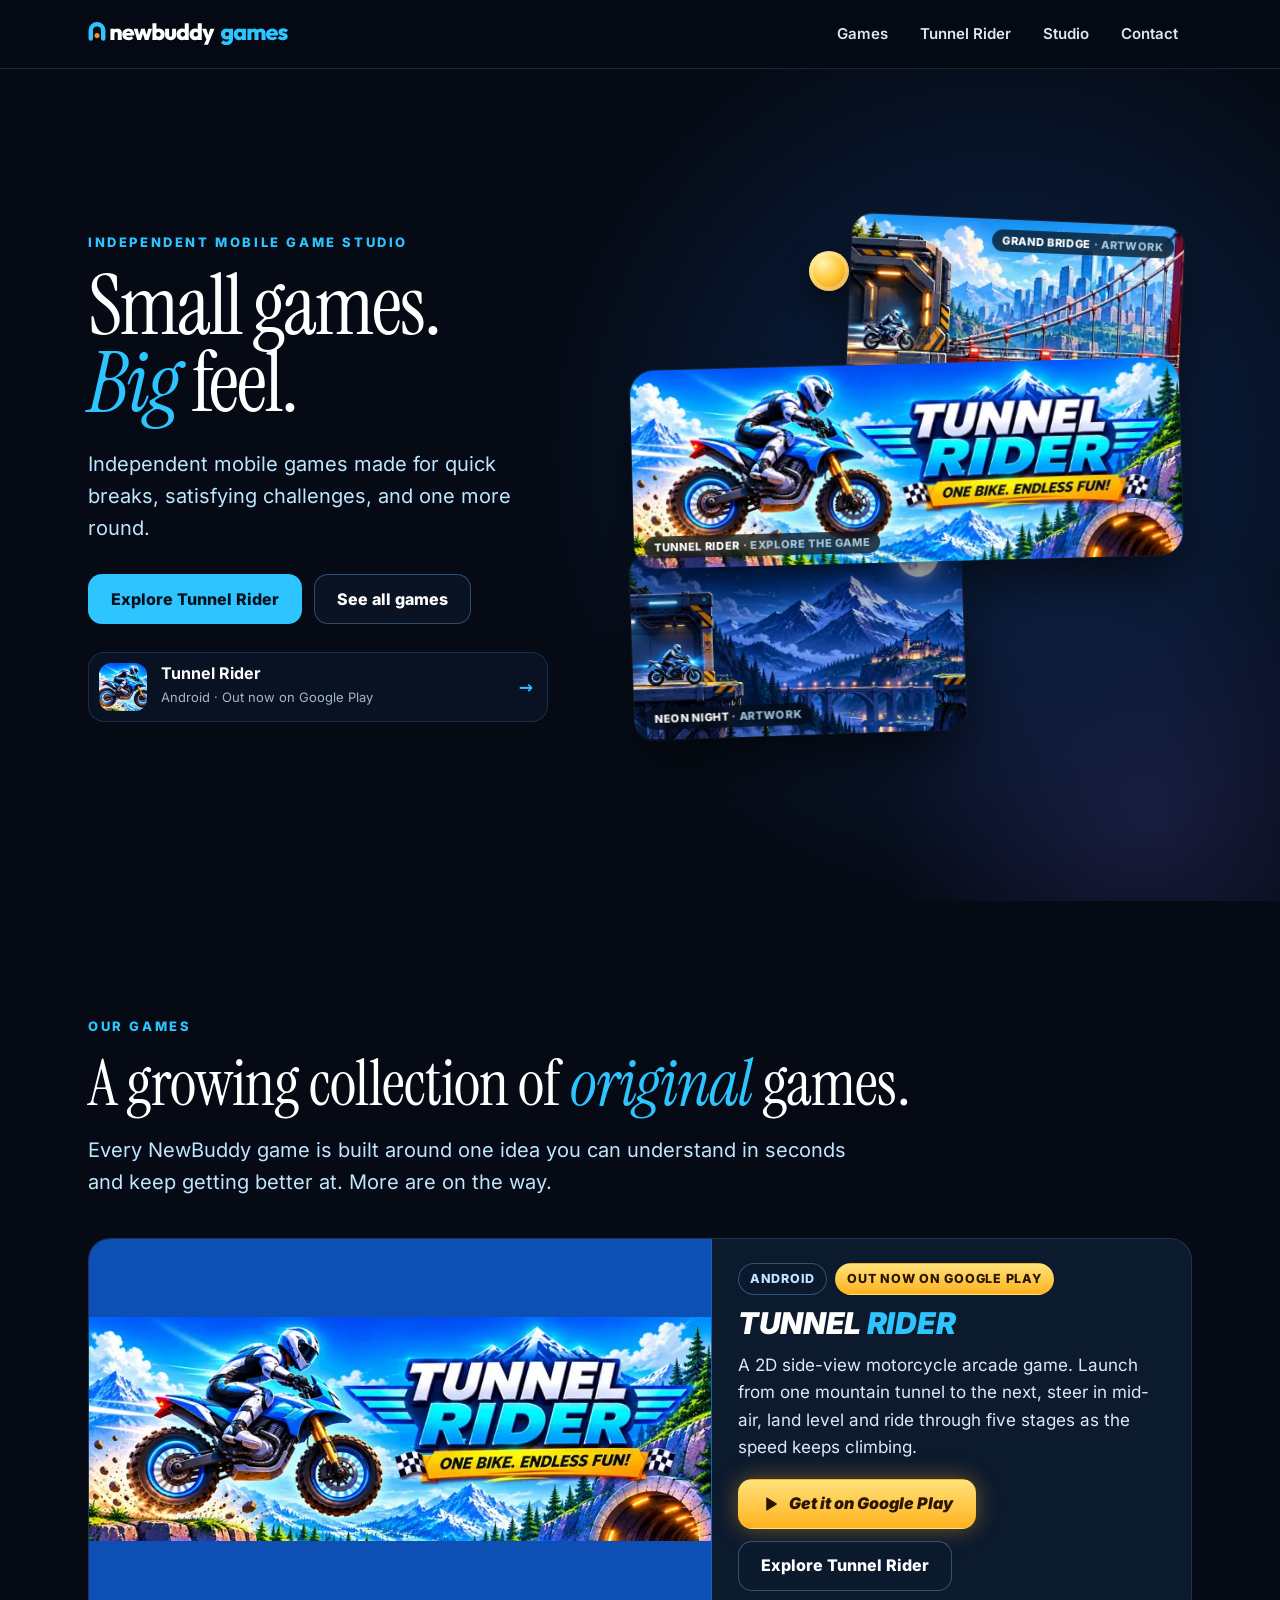
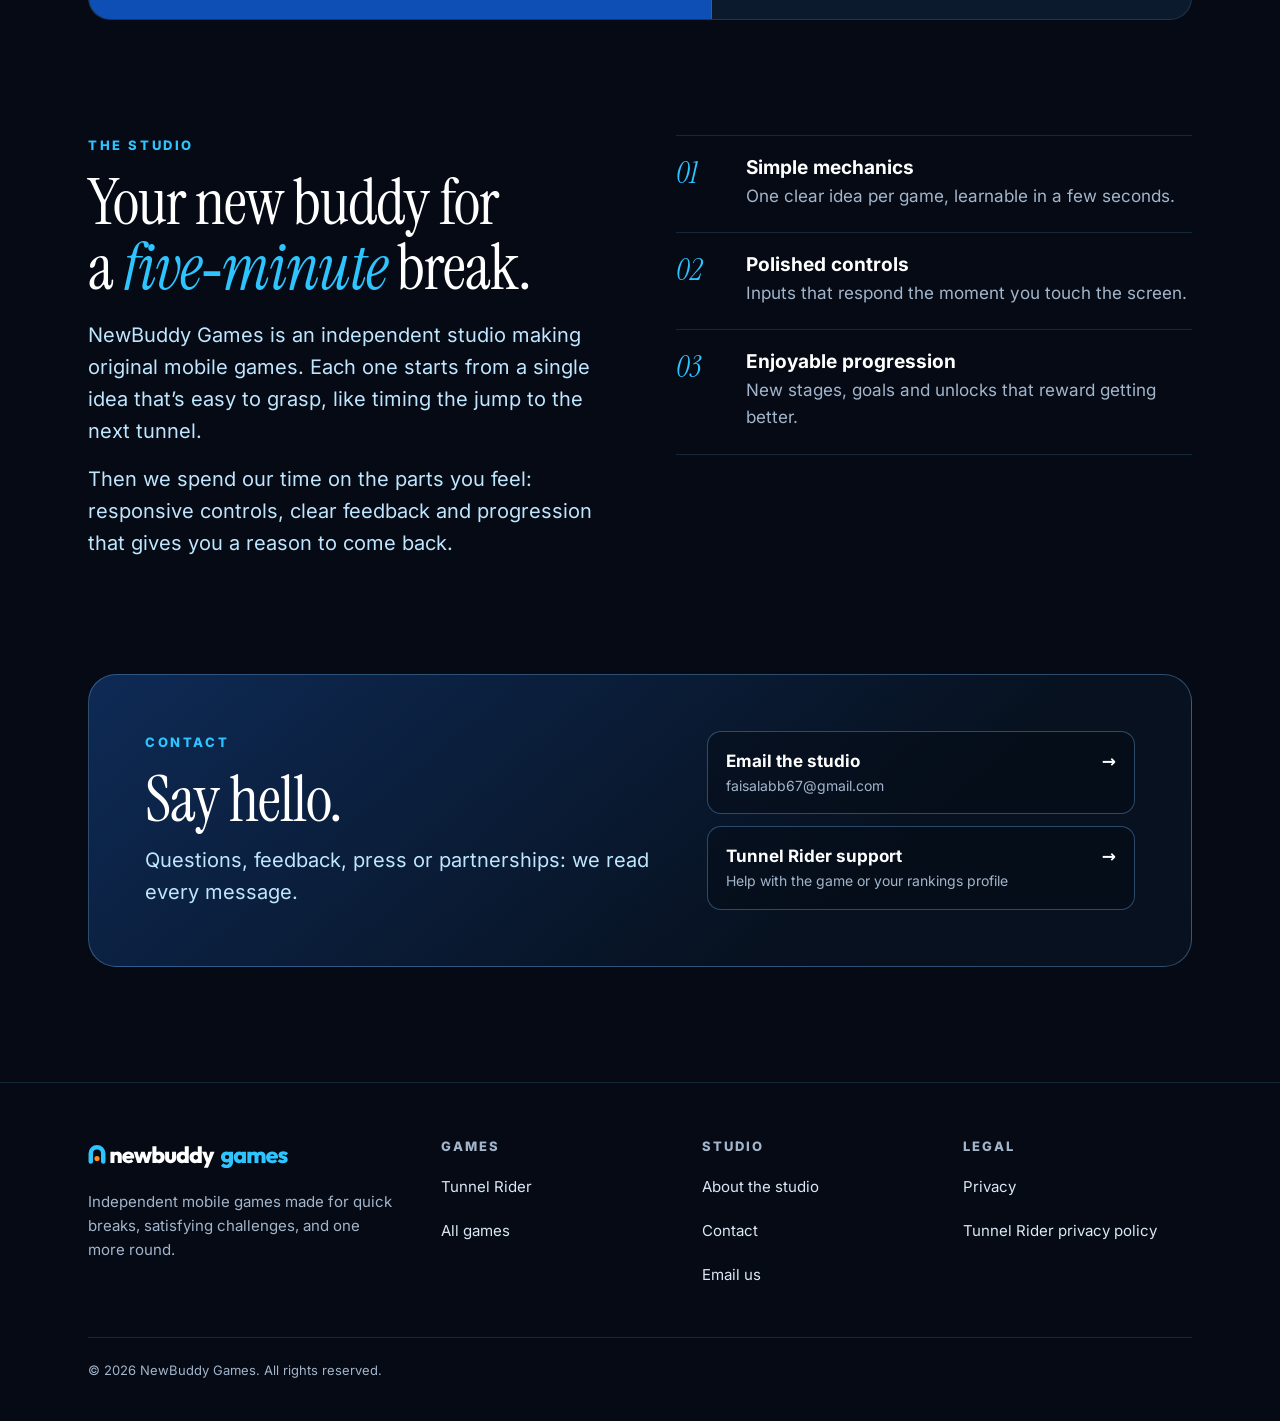
<file: index.html>
<!doctype html>
<html lang="en">
<head>
<meta charset="utf-8">
<meta name="viewport" content="width=device-width, initial-scale=1">
<title>NewBuddy Games | Independent Mobile Game Studio</title>
<meta name="description" content="Discover NewBuddy Games, an independent mobile game studio creating polished Android and mobile arcade experiences. Explore Tunnel Rider and upcoming games.">
<link rel="canonical" href="https://newbuddygames.com/">
<meta name="theme-color" content="#050A14">
<link rel="icon" href="/favicon.ico" sizes="32x32">
<link rel="icon" href="/assets/brand/favicon.svg" type="image/svg+xml">
<link rel="apple-touch-icon" href="/apple-touch-icon.png">
<link rel="manifest" href="/site.webmanifest">
<link rel="preload" href="/assets/fonts/inter.woff2" as="font" type="font/woff2" crossorigin>
<link rel="preload" href="/assets/fonts/instrument-serif.woff2" as="font" type="font/woff2" crossorigin>
<link rel="stylesheet" href="/assets/css/site.css">
<meta property="og:type" content="website">
<meta property="og:site_name" content="NewBuddy Games">
<meta property="og:locale" content="en_US">
<meta property="og:title" content="NewBuddy Games | Independent Mobile Game Studio">
<meta property="og:description" content="Discover NewBuddy Games, an independent mobile game studio creating polished Android and mobile arcade experiences. Explore Tunnel Rider and upcoming games.">
<meta property="og:url" content="https://newbuddygames.com/">
<meta property="og:image" content="https://newbuddygames.com/assets/img/og/newbuddy-games-og.jpg">
<meta property="og:image:width" content="1200">
<meta property="og:image:height" content="630">
<meta property="og:image:alt" content="NewBuddy Games: Small games. Big feel. Featuring Tunnel Rider.">
<meta name="twitter:card" content="summary_large_image">
<meta name="twitter:title" content="NewBuddy Games | Independent Mobile Game Studio">
<meta name="twitter:description" content="Discover NewBuddy Games, an independent mobile game studio creating polished Android and mobile arcade experiences. Explore Tunnel Rider and upcoming games.">
<meta name="twitter:image" content="https://newbuddygames.com/assets/img/og/newbuddy-games-og.jpg">
<meta name="twitter:image:alt" content="NewBuddy Games: Small games. Big feel. Featuring Tunnel Rider.">
<script>document.documentElement.classList.add("js")</script>
<script type="application/ld+json">
{
  "@context": "https://schema.org",
  "@graph": [
    {
      "@type": "Organization",
      "@id": "https://newbuddygames.com/#organization",
      "name": "NewBuddy Games",
      "url": "https://newbuddygames.com/",
      "logo": {
        "@type": "ImageObject",
        "url": "https://newbuddygames.com/assets/brand/newbuddy-games-icon-512.png",
        "width": 512,
        "height": 512
      },
      "email": "faisalabb67@gmail.com",
      "description": "NewBuddy Games is an independent studio making original mobile games."
    },
    {
      "@type": "WebSite",
      "@id": "https://newbuddygames.com/#website",
      "name": "NewBuddy Games",
      "url": "https://newbuddygames.com/",
      "inLanguage": "en",
      "publisher": {
        "@id": "https://newbuddygames.com/#organization"
      }
    }
  ]
}
</script>
<style>
  .hero { position: relative; overflow: hidden; background:
      radial-gradient(52vw 52vw at 78% 46%, rgba(18, 62, 134, 0.5), transparent 70%),
      radial-gradient(30vw 30vw at 90% 90%, rgba(124, 108, 255, 0.16), transparent 70%), var(--bg); }
  .hero .wrap { display: grid; grid-template-columns: minmax(0, 5fr) minmax(0, 6fr); gap: 32px 56px; align-items: center;
                min-height: min(calc(100svh - var(--header-h)), 860px); padding-top: 40px; padding-bottom: 56px; }
  .hero h1 { font-family: var(--serif); font-weight: 400; font-size: clamp(56px, 6.6vw, 104px); line-height: 0.92; letter-spacing: -0.025em; margin: 0 0 26px; }
  .hero h1 em { color: var(--cyan); }
  .hero .lede { margin-bottom: 30px; max-width: 34ch; }
  .featured { list-style: none; margin: 28px 0 0; padding: 0; display: grid; gap: 10px; max-width: 460px; }
  .featured a { display: grid; grid-template-columns: 48px 1fr auto; gap: 14px; align-items: center; padding: 10px 14px 10px 10px; border-radius: 16px;
                border: 1px solid var(--line); background: rgba(12, 26, 46, 0.55); text-decoration: none; color: var(--text); transition: border-color .2s, background .2s; }
  .featured a:hover { border-color: var(--line-strong); background: rgba(16, 35, 61, 0.8); color: var(--text); }
  .featured img { width: 48px; height: 48px; border-radius: 12px; }
  .featured b { display: block; color: var(--ink); font-size: 16px; line-height: 1.2; }
  .featured small { font-size: 13px; color: var(--muted); }
  .featured .arrow { color: var(--cyan); font-weight: 800; }

  /* collage: art-directed, every card has a fixed slot */
  .collage { position: relative; aspect-ratio: 1 / 0.9; width: 100%; max-width: 680px; justify-self: end; }
  .c { position: absolute; left: calc(var(--x) * 1%); top: calc(var(--y) * 1%); width: calc(var(--w) * 1%); margin: 0; rotate: var(--r, 0deg); display: block; color: inherit; text-decoration: none; }
  .c .frame { display: block; position: relative; border-radius: 20px; overflow: hidden; background: var(--panel);
              box-shadow: 0 28px 60px -12px rgba(0, 0, 0, 0.75), 0 0 0 1px rgba(255, 255, 255, 0.07); transition: box-shadow .3s, scale .3s; }
  .c img { width: 100%; height: auto; }
  .c .cap { position: absolute; left: 10px; bottom: 10px; padding: 4px 10px; border-radius: 999px; font-size: 11px; font-weight: 800; letter-spacing: .06em; text-transform: uppercase;
            color: #fff; background: rgba(5, 10, 20, 0.72); -webkit-backdrop-filter: blur(6px); backdrop-filter: blur(6px); max-width: calc(100% - 20px); line-height: 1.3; }
  .c .cap.top { bottom: auto; top: 10px; left: auto; right: 10px; }
  .c .cap i { font-style: normal; color: var(--cyan-soft); opacity: .8; }
  a.c:hover .frame, a.c:focus-visible .frame { scale: 1.025; box-shadow: 0 34px 70px -12px rgba(0, 0, 0, 0.8), 0 0 0 2px var(--cyan); }
  a.c:focus-visible { outline: none; }
  .c-main .frame { border-radius: 24px; }
  .c-fc .frame { border-radius: 26px; }
  .c-fc .cap { background: rgba(14, 10, 38, 0.8); }
  .coin { position: absolute; left: calc(var(--x) * 1%); top: calc(var(--y) * 1%); width: calc(var(--w) * 1%); aspect-ratio: 1; border-radius: 50%;
          background: radial-gradient(circle at 35% 30%, #FFF3B0, #FFC93C 45%, #D98200); box-shadow: 0 0 0 4px rgba(255,255,255,.28) inset, 0 12px 26px rgba(0,0,0,.5); }
  @media (prefers-reduced-motion: no-preference) {
    .js .c, .js .coin { animation: rise .9s cubic-bezier(.2,.8,.2,1) both; animation-delay: calc(var(--d, 0) * 90ms + 100ms); }
    .c .frame { animation: float var(--t, 7s) ease-in-out infinite alternate; }
    @keyframes rise { from { opacity: 0; translate: 0 26px; } }
    @keyframes float { to { translate: 0 -7px; } }
  }

  @media (max-width: 860px) {
    .hero .wrap { grid-template-columns: 1fr; min-height: 0; padding-top: 36px; padding-bottom: 48px; }
    .hero h1 { font-size: clamp(56px, 16vw, 88px); }
    .collage { justify-self: center; max-width: 520px; }
    .c { rotate: calc(var(--r, 0deg) * .6); }
    .c .cap { font-size: 10px; left: 7px; bottom: 7px; padding: 3px 8px; }
    .c .frame { animation: none; }
  }
  @media (max-width: 560px) {
    .c-fc .cap .nm { display: none; }
  }

  /* games */
  .games { margin-top: 40px; }
  .games .game { display: grid; grid-template-columns: minmax(0, 1.3fr) minmax(0, 1fr); align-items: stretch; }
  .games .game .art { border-bottom: 0; border-right: 1px solid var(--line); display: flex; align-items: center; background: #0E4FB5; }
  .games .game .body { align-content: center; }
  @media (max-width: 860px) { .games .game { grid-template-columns: 1fr; } .games .game .art { border-right: 0; border-bottom: 1px solid var(--line); } }
  .game { display: flex; flex-direction: column; }
  .game .art { display: block; overflow: hidden; border-bottom: 1px solid var(--line); }
  .game .art img { width: 100%; transition: scale .6s; }
  .game:hover .art img { scale: 1.03; }
  .game .body { padding: 24px 26px 28px; display: grid; gap: 12px; flex: 1; align-content: start; }
  .game h3 { font-size: 30px; font-weight: 900; font-style: italic; letter-spacing: -0.01em; }
  .game p { color: var(--text); }
  .game .btn-row { margin-top: 6px; }
  .fc { background: #110C2C; border-color: rgba(124, 108, 255, 0.3); }
  .fc .art { position: relative; background: #110C2C; aspect-ratio: 1600 / 577; }
  .fc .art img { position: absolute; inset: 0; margin: auto; height: 100%; width: auto; aspect-ratio: 1; }
  .game:hover.fc .art img { scale: 1; }
  .tr-name span { color: var(--cyan); }

  /* studio */
  .studio { display: grid; grid-template-columns: 1fr 1fr; gap: 40px 72px; align-items: start; }
  @media (max-width: 860px) { .studio { grid-template-columns: 1fr; } }
  .studio .lede + .lede { margin-top: 16px; }
  .pillars { list-style: none; margin: 0; padding: 0; }
  .pillars li { padding: 22px 0; border-top: 1px solid var(--line); display: grid; grid-template-columns: 56px 1fr; gap: 4px 14px; }
  .pillars li:last-child { border-bottom: 1px solid var(--line); }
  .pillars .n { font-family: var(--serif); font-style: italic; font-size: 30px; color: var(--cyan); line-height: 1; grid-row: span 2; }
  .pillars h3 { font-size: 19px; }
  .pillars p { grid-column: 2; color: var(--muted); }

  /* contact */
  .contact { display: grid; grid-template-columns: 1.2fr 1fr; gap: 24px 48px; align-items: center; padding: clamp(28px, 5vw, 56px);
             border-radius: 28px; border: 1px solid var(--line-strong); background: linear-gradient(140deg, #0E2A55, #07111F 70%); }
  @media (max-width: 860px) { .contact { grid-template-columns: 1fr; } }
  .contact .h2 { margin-bottom: 12px; }
  .contact ul { list-style: none; margin: 0; padding: 0; display: grid; gap: 12px; }
  .contact li a { display: flex; justify-content: space-between; gap: 12px; padding: 16px 18px; border-radius: 14px; border: 1px solid var(--line-strong);
                  background: rgba(5, 10, 20, 0.5); text-decoration: none; color: var(--ink); font-weight: 700; }
  .contact li a:hover { border-color: var(--cyan); }
  .contact li small { display: block; font-weight: 400; color: var(--muted); font-size: 14px; }
</style>
</head>
<body>
<a class="skip-link" href="#main">Skip to content</a>
<header class="site-header">
  <div class="wrap bar">
    <a class="logo" href="/" aria-label="NewBuddy Games home"><img src="/assets/brand/newbuddy-games-logo.svg" alt="NewBuddy Games" width="201" height="24"></a>
    <button class="menu-btn" type="button" aria-expanded="false" aria-controls="site-nav"><span class="bars" aria-hidden="true"></span>Menu</button>
    <nav class="site-nav" id="site-nav" aria-label="Main">
      <ul>
        <li><a href="/games/">Games</a></li>
        <li><a href="/games/tunnel-rider/">Tunnel Rider</a></li>
        <li><a href="/#studio">Studio</a></li>
        <li><a href="/#contact">Contact</a></li>
      </ul>
    </nav>
  </div>
</header>
<main id="main">
<section class="hero" aria-labelledby="hero-title">
  <div class="wrap">
    <div>
      <span class="eyebrow">Independent mobile game studio</span>
      <h1 id="hero-title">Small games.<br><em>Big</em> feel.</h1>
      <p class="lede">Independent mobile games made for quick breaks, satisfying challenges, and one more round.</p>
      <div class="btn-row">
        <a class="btn btn-primary" href="/games/tunnel-rider/">Explore Tunnel Rider</a>
        <a class="btn btn-ghost" href="/games/">See all games</a>
      </div>
      <ul class="featured" aria-label="Featured game">
        <li><a href="/games/tunnel-rider/"><img src="/assets/img/tunnel-rider/tunnel-rider-thumb-144.webp" alt="" width="48" height="48"><span><b>Tunnel Rider</b><small>Android &middot; Out now on Google Play</small></span><span class="arrow" aria-hidden="true">&rarr;</span></a></li>
      </ul>
    </div>

    <div class="collage" role="group" aria-label="Artwork and screenshots from our games">
      <figure class="c" style="--x:40;--y:0;--w:58;--r:2.5deg;--d:1;--t:8s">
        <span class="frame"><img src="/assets/img/tunnel-rider/tunnel-rider-grand-bridge-artwork-480.webp" srcset="/assets/img/tunnel-rider/tunnel-rider-grand-bridge-artwork-320.webp 320w, /assets/img/tunnel-rider/tunnel-rider-grand-bridge-artwork-480.webp 480w, /assets/img/tunnel-rider/tunnel-rider-grand-bridge-artwork-800.webp 800w" sizes="(max-width: 860px) min(54vw, 300px), 400px" width="800" height="450" alt="Tunnel Rider artwork of the Grand Bridge stage: a rider leaves a steel tunnel onto a red suspension bridge" loading="lazy" decoding="async"><figcaption class="cap top">Grand Bridge <i>&middot; Artwork</i></figcaption></span>
      </figure>
      <figure class="c" style="--x:2;--y:64;--w:58;--r:-2deg;--d:2;--t:9s">
        <span class="frame"><img src="/assets/img/tunnel-rider/tunnel-rider-neon-night-artwork-480.webp" srcset="/assets/img/tunnel-rider/tunnel-rider-neon-night-artwork-320.webp 320w, /assets/img/tunnel-rider/tunnel-rider-neon-night-artwork-480.webp 480w, /assets/img/tunnel-rider/tunnel-rider-neon-night-artwork-800.webp 800w" sizes="(max-width: 860px) min(54vw, 300px), 400px" width="800" height="450" alt="Tunnel Rider artwork of the Neon Night stage: a rider on a neon-lit tunnel platform under a full moon" loading="lazy" decoding="async"><figcaption class="cap">Neon Night <i>&middot; Artwork</i></figcaption></span>
      </figure>
      <a class="c c-main" href="/games/tunnel-rider/" style="--x:2;--y:28;--w:96;--r:-1.5deg;--d:0;--t:10s">
        <span class="frame"><img src="/assets/img/tunnel-rider/tunnel-rider-key-art-720.webp" srcset="/assets/img/tunnel-rider/tunnel-rider-key-art-480.webp 480w, /assets/img/tunnel-rider/tunnel-rider-key-art-720.webp 720w, /assets/img/tunnel-rider/tunnel-rider-key-art-960.webp 960w, /assets/img/tunnel-rider/tunnel-rider-key-art-1280.webp 1280w" sizes="(max-width: 860px) min(88vw, 500px), 640px" width="1280" height="462" alt="Tunnel Rider key art: a rider on a blue dirt bike leaps off a cliff beside the Tunnel Rider logo" loading="eager" decoding="async" fetchpriority="high"><span class="cap">Tunnel Rider <i>&middot; Explore the game</i></span></span>
      </a>
      <span class="coin" aria-hidden="true" style="--x:33;--y:6;--w:7;--d:3"></span>
    </div>
  </div>
</section>

<section class="section" id="games" aria-labelledby="games-title">
  <div class="wrap">
    <span class="eyebrow reveal">Our games</span>
    <h2 class="h2 reveal" id="games-title">A growing collection of <em>original</em> games.</h2>
    <p class="lede reveal">Every NewBuddy game is built around one idea you can understand in seconds and keep getting better at. More are on the way.</p>
    <div class="games">
      <article class="card game reveal" aria-labelledby="g-tr">
        <a class="art" href="/games/tunnel-rider/" tabindex="-1" aria-hidden="true"><img src="/assets/img/tunnel-rider/tunnel-rider-key-art-720.webp" srcset="/assets/img/tunnel-rider/tunnel-rider-key-art-480.webp 480w, /assets/img/tunnel-rider/tunnel-rider-key-art-720.webp 720w, /assets/img/tunnel-rider/tunnel-rider-key-art-960.webp 960w, /assets/img/tunnel-rider/tunnel-rider-key-art-1280.webp 1280w" sizes="(max-width: 860px) calc(100vw - 32px), 640px" width="1280" height="462" alt="" loading="lazy" decoding="async"></a>
        <div class="body">
          <ul class="chips" aria-label="Status"><li class="chip">Android</li><li class="chip gold">Out now on Google Play</li></ul>
          <h3 id="g-tr" class="tr-name">TUNNEL <span>RIDER</span></h3>
          <p>A 2D side-view motorcycle arcade game. Launch from one mountain tunnel to the next, steer in mid-air, land level and ride through five stages as the speed keeps climbing.</p>
          <div class="btn-row"><a class="btn btn-gold" href="https://play.google.com/store/apps/details?id=com.newbuddy.tunnelrider"><svg aria-hidden="true" width="18" height="18" viewBox="0 0 24 24" fill="currentColor"><path d="M7 4.5v15a1 1 0 0 0 1.5.86l12-7.5a1 1 0 0 0 0-1.72l-12-7.5A1 1 0 0 0 7 4.5z"/></svg>Get it on Google Play</a><a class="btn btn-ghost" href="/games/tunnel-rider/">Explore Tunnel Rider</a></div>
        </div>
      </article>
    </div>
  </div>
</section>

<section class="section" id="studio" aria-labelledby="studio-title">
  <div class="wrap studio">
    <div class="reveal">
      <span class="eyebrow">The studio</span>
      <h2 class="h2" id="studio-title">Your new buddy for a <em>five&#8209;minute</em> break.</h2>
      <p class="lede">NewBuddy Games is an independent studio making original mobile games. Each one starts from a single idea that&rsquo;s easy to grasp, like timing the jump to the next tunnel.</p>
      <p class="lede">Then we spend our time on the parts you feel: responsive controls, clear feedback and progression that gives you a reason to come back.</p>
    </div>
    <ul class="pillars reveal">
      <li><span class="n" aria-hidden="true">01</span><h3>Simple mechanics</h3><p>One clear idea per game, learnable in a few seconds.</p></li>
      <li><span class="n" aria-hidden="true">02</span><h3>Polished controls</h3><p>Inputs that respond the moment you touch the screen.</p></li>
      <li><span class="n" aria-hidden="true">03</span><h3>Enjoyable progression</h3><p>New stages, goals and unlocks that reward getting better.</p></li>
    </ul>
  </div>
</section>

<section class="section" id="contact" aria-labelledby="contact-title">
  <div class="wrap">
    <div class="contact reveal">
      <div>
        <span class="eyebrow">Contact</span>
        <h2 class="h2" id="contact-title">Say hello.</h2>
        <p class="lede">Questions, feedback, press or partnerships: we read every message.</p>
      </div>
      <ul>
        <li><a href="mailto:faisalabb67@gmail.com"><span>Email the studio<small>faisalabb67@gmail.com</small></span><span aria-hidden="true">&rarr;</span></a></li>
        <li><a href="mailto:faisalabb67@gmail.com?subject=Tunnel%20Rider%20support"><span>Tunnel Rider support<small>Help with the game or your rankings profile</small></span><span aria-hidden="true">&rarr;</span></a></li>
      </ul>
    </div>
  </div>
</section>
</main>
<footer class="site-footer">
  <div class="wrap">
    <div class="grid">
      <div class="about">
        <a class="logo" href="/" aria-label="NewBuddy Games home"><img src="/assets/brand/newbuddy-games-logo.svg" alt="NewBuddy Games" width="201" height="24" loading="lazy"></a>
        <p>Independent mobile games made for quick breaks, satisfying challenges, and one more round.</p>
      </div>
      <nav aria-labelledby="f-games">
        <h2 id="f-games">Games</h2>
        <ul>
          <li><a href="/games/tunnel-rider/">Tunnel Rider</a></li>
          <li><a href="/games/">All games</a></li>
        </ul>
      </nav>
      <nav aria-labelledby="f-studio">
        <h2 id="f-studio">Studio</h2>
        <ul>
          <li><a href="/#studio">About the studio</a></li>
          <li><a href="/#contact">Contact</a></li>
          <li><a href="mailto:faisalabb67@gmail.com">Email us</a></li>
        </ul>
      </nav>
      <nav aria-labelledby="f-legal">
        <h2 id="f-legal">Legal</h2>
        <ul>
          <li><a href="/privacy/">Privacy</a></li>
          <li><a href="/games/tunnel-rider/privacy/">Tunnel Rider privacy policy</a></li>
        </ul>
      </nav>
    </div>
    <p class="legal">&copy; <span data-year>2026</span> NewBuddy Games. All rights reserved.</p>
  </div>
</footer>
<script src="/assets/js/site.js" defer></script>
</body>
</html>
</file>
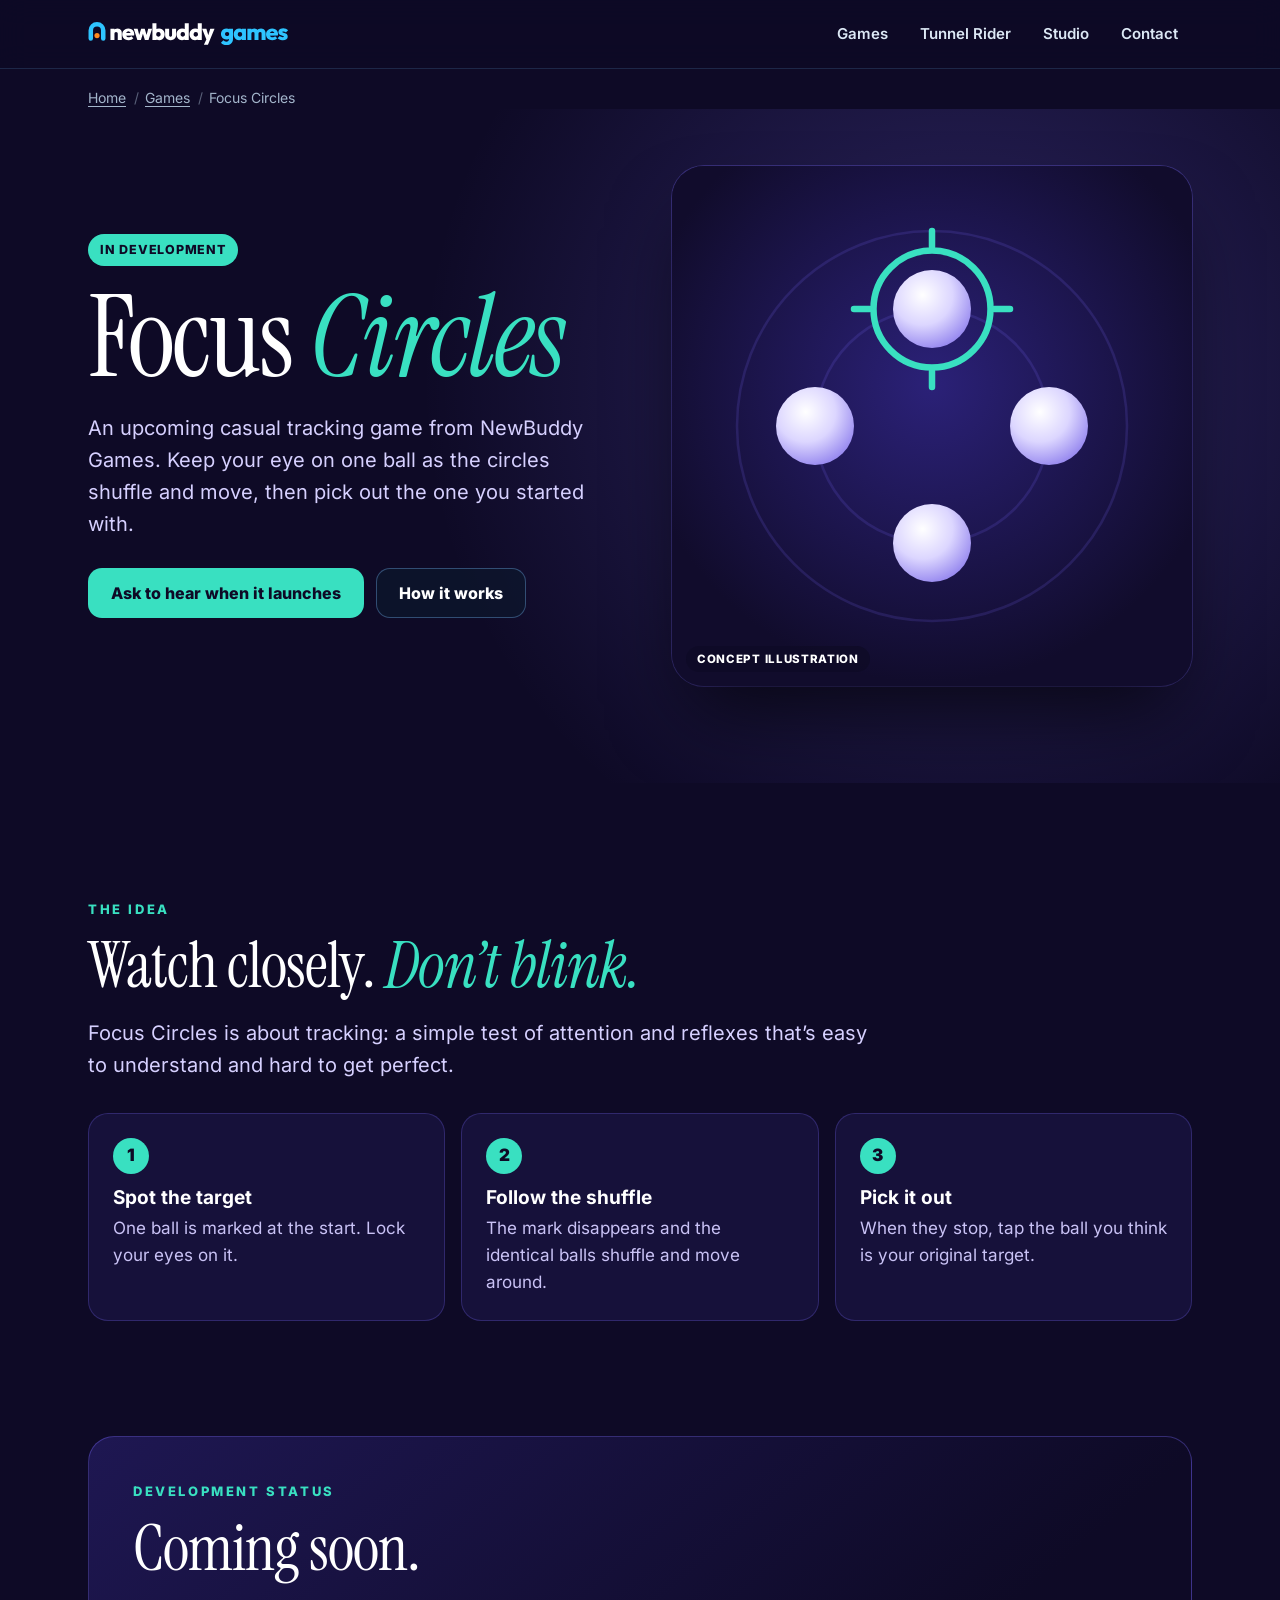
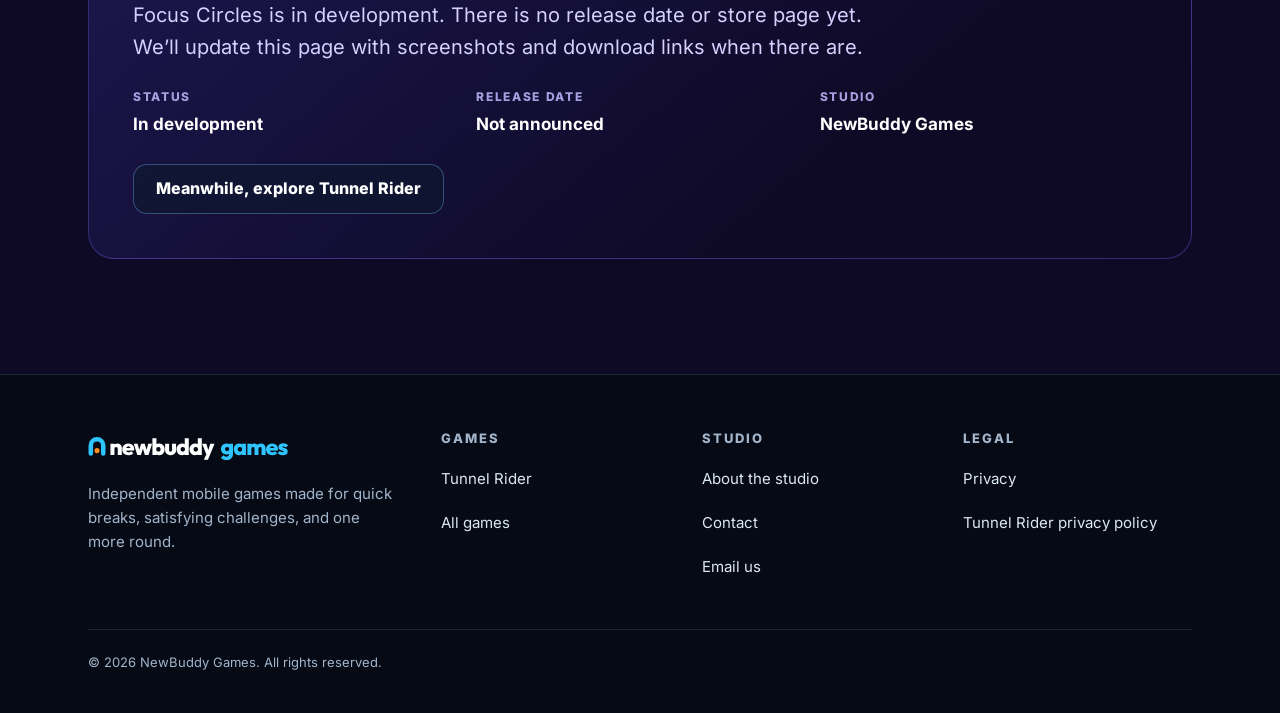
<file: focus-circles/index.html>
<!doctype html>
<html lang="en">
<head>
<meta charset="utf-8">
<title>Focus Circles has moved | NewBuddy Games</title>
<link rel="canonical" href="https://newbuddygames.com/games/focus-circles/">
<meta http-equiv="refresh" content="0; url=/games/focus-circles/">
<meta name="viewport" content="width=device-width, initial-scale=1">
<script>location.replace("/games/focus-circles/" + location.search + location.hash)</script>
<style>body{margin:0;padding:40px 16px;background:#050A14;color:#DCE8F5;font:17px/1.6 system-ui,sans-serif}a{color:#2EC4FF}</style>
</head>
<body>
<p>Focus Circles has moved to <a href="/games/focus-circles/">https://newbuddygames.com/games/focus-circles/</a>.</p>
</body>
</html>
</file>
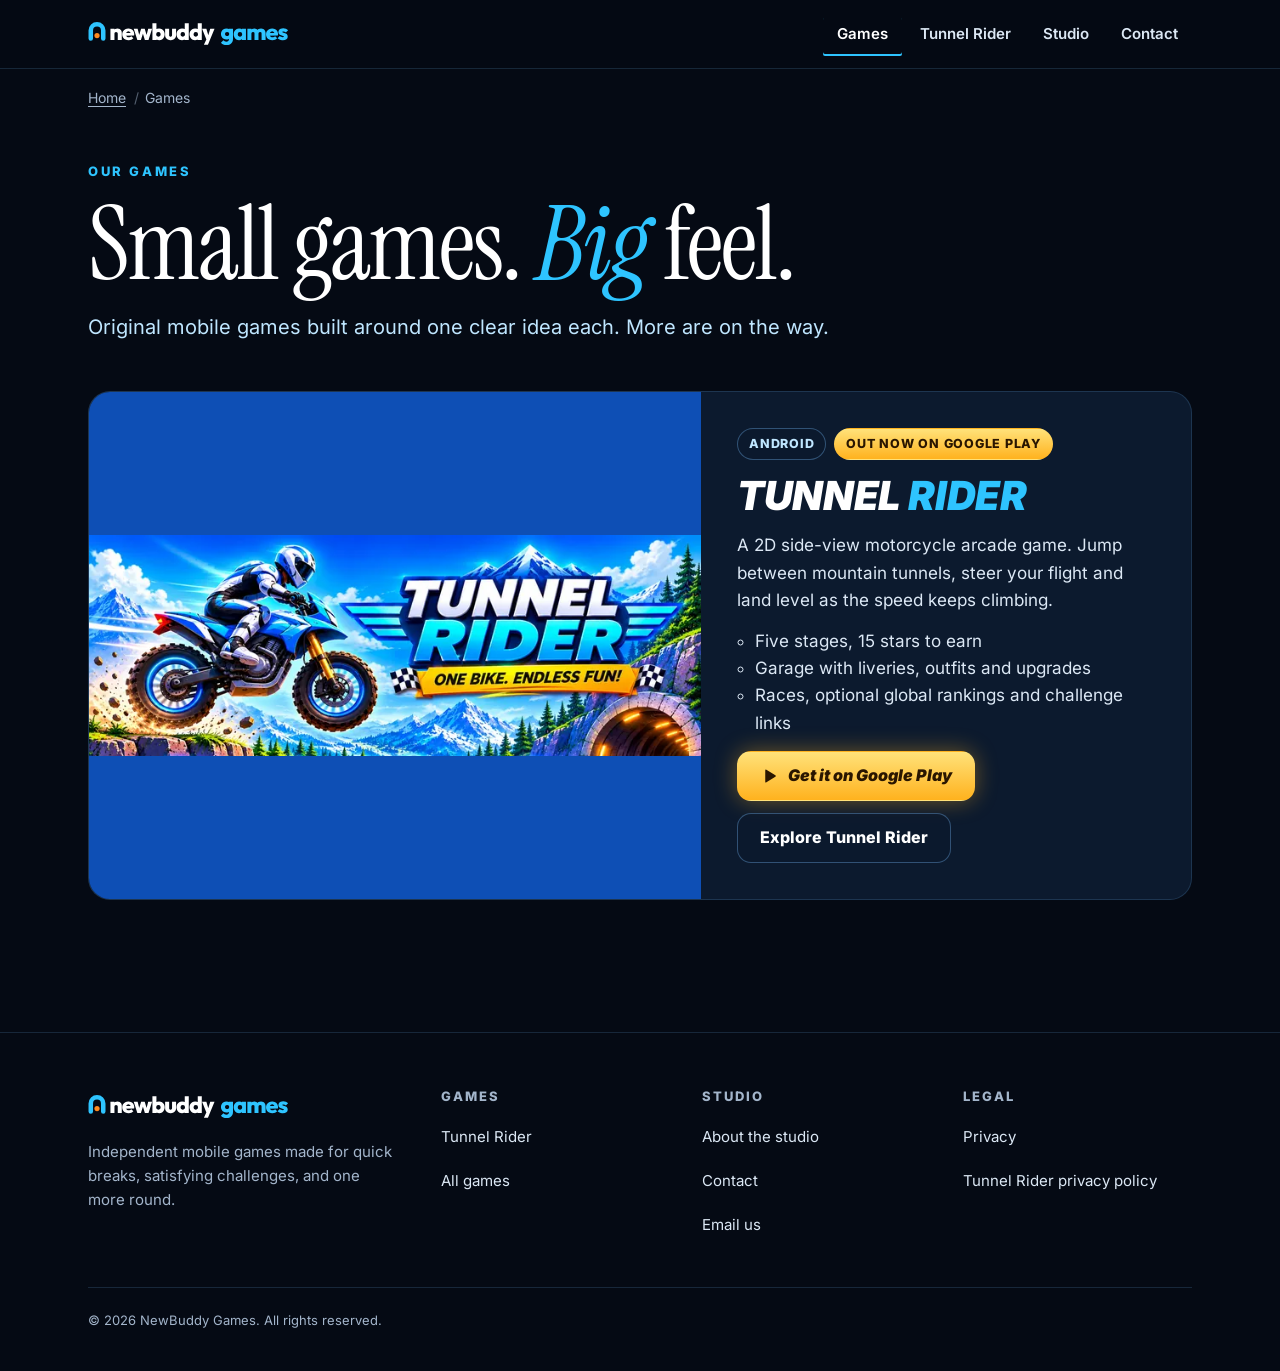
<file: games/index.html>
<!doctype html>
<html lang="en">
<head>
<meta charset="utf-8">
<meta name="viewport" content="width=device-width, initial-scale=1">
<title>Games | NewBuddy Games</title>
<meta name="description" content="Games from NewBuddy Games, an independent mobile studio. Featuring Tunnel Rider, a 2D motorcycle arcade game out now on Google Play.">
<link rel="canonical" href="https://newbuddygames.com/games/">
<meta name="theme-color" content="#050A14">
<link rel="icon" href="/favicon.ico" sizes="32x32">
<link rel="icon" href="/assets/brand/favicon.svg" type="image/svg+xml">
<link rel="apple-touch-icon" href="/apple-touch-icon.png">
<link rel="manifest" href="/site.webmanifest">
<link rel="preload" href="/assets/fonts/inter.woff2" as="font" type="font/woff2" crossorigin>
<link rel="preload" href="/assets/fonts/instrument-serif.woff2" as="font" type="font/woff2" crossorigin>
<link rel="stylesheet" href="/assets/css/site.css">
<meta property="og:type" content="website">
<meta property="og:site_name" content="NewBuddy Games">
<meta property="og:locale" content="en_US">
<meta property="og:title" content="Games | NewBuddy Games">
<meta property="og:description" content="Games from NewBuddy Games, an independent mobile studio. Featuring Tunnel Rider, a 2D motorcycle arcade game out now on Google Play.">
<meta property="og:url" content="https://newbuddygames.com/games/">
<meta property="og:image" content="https://newbuddygames.com/assets/img/og/newbuddy-games-og.jpg">
<meta property="og:image:width" content="1200">
<meta property="og:image:height" content="630">
<meta property="og:image:alt" content="NewBuddy Games: Small games. Big feel.">
<meta name="twitter:card" content="summary_large_image">
<meta name="twitter:title" content="Games | NewBuddy Games">
<meta name="twitter:description" content="Games from NewBuddy Games, an independent mobile studio. Featuring Tunnel Rider, a 2D motorcycle arcade game out now on Google Play.">
<meta name="twitter:image" content="https://newbuddygames.com/assets/img/og/newbuddy-games-og.jpg">
<meta name="twitter:image:alt" content="NewBuddy Games: Small games. Big feel.">
<script>document.documentElement.classList.add("js")</script>
<script type="application/ld+json">
{
  "@context": "https://schema.org",
  "@graph": [
    {
      "@type": "CollectionPage",
      "@id": "https://newbuddygames.com/games/",
      "url": "https://newbuddygames.com/games/",
      "name": "Games by NewBuddy Games",
      "publisher": {
        "@id": "https://newbuddygames.com/#organization"
      },
      "mainEntity": {
        "@type": "ItemList",
        "itemListElement": [
          {
            "@type": "ListItem",
            "position": 1,
            "url": "https://newbuddygames.com/games/tunnel-rider/",
            "name": "Tunnel Rider"
          }
        ]
      }
    },
    {
      "@type": "BreadcrumbList",
      "itemListElement": [
        {
          "@type": "ListItem",
          "position": 1,
          "name": "Home",
          "item": "https://newbuddygames.com/"
        },
        {
          "@type": "ListItem",
          "position": 2,
          "name": "Games",
          "item": "https://newbuddygames.com/games/"
        }
      ]
    },
    {
      "@type": "Organization",
      "@id": "https://newbuddygames.com/#organization",
      "name": "NewBuddy Games",
      "url": "https://newbuddygames.com/"
    }
  ]
}
</script>
<style>
  .page-head { padding: 28px 0 8px; }
  .page-head h1 { font-family: var(--serif); font-weight: 400; font-size: clamp(56px, 8vw, 104px); line-height: .95; letter-spacing: -.02em; margin-bottom: 18px; }
  .page-head h1 em { color: var(--cyan); }
  .list { display: grid; gap: 24px; margin-top: 40px; list-style: none; padding: 0; }
  .row { display: grid; grid-template-columns: minmax(0, 1.25fr) minmax(0, 1fr); align-items: stretch; }
  @media (max-width: 860px) { .row { grid-template-columns: 1fr; } }
  .row .art { display: flex; align-items: center; background: #0E4FB5; }
  .row .art img { width: 100%; height: auto; }
  .row.fc { background: #110C2C; border-color: rgba(124,108,255,.3); }
  .row.fc .art { background: #110C2C; display: grid; place-items: center; padding: 24px; }
  .row.fc .art img { width: min(320px, 70%); height: auto; border-radius: 24px; }
  .row .body { padding: clamp(22px, 3vw, 36px); display: grid; gap: 14px; align-content: center; }
  .row h2 { font-size: clamp(28px, 3.4vw, 40px); font-weight: 900; font-style: italic; letter-spacing: -.01em; }
  .row h2 span { color: var(--cyan); }
  .row ul.points { margin: 0; padding-left: 18px; color: var(--text); }
</style>
</head>
<body>
<a class="skip-link" href="#main">Skip to content</a>
<header class="site-header">
  <div class="wrap bar">
    <a class="logo" href="/" aria-label="NewBuddy Games home"><img src="/assets/brand/newbuddy-games-logo.svg" alt="NewBuddy Games" width="201" height="24"></a>
    <button class="menu-btn" type="button" aria-expanded="false" aria-controls="site-nav"><span class="bars" aria-hidden="true"></span>Menu</button>
    <nav class="site-nav" id="site-nav" aria-label="Main">
      <ul>
        <li><a href="/games/" aria-current="page">Games</a></li>
        <li><a href="/games/tunnel-rider/">Tunnel Rider</a></li>
        <li><a href="/#studio">Studio</a></li>
        <li><a href="/#contact">Contact</a></li>
      </ul>
    </nav>
  </div>
</header>
<main id="main">
<nav class="breadcrumb wrap" aria-label="Breadcrumb"><ol><li><a href="/">Home</a></li><li><span aria-current="page">Games</span></li></ol></nav>

<section class="section" style="padding-top:24px" aria-labelledby="title">
  <div class="wrap">
    <div class="page-head">
      <span class="eyebrow">Our games</span>
      <h1 id="title">Small games. <em>Big</em> feel.</h1>
      <p class="lede">Original mobile games built around one clear idea each. More are on the way.</p>
    </div>
    <ul class="list">
      <li class="card row reveal">
        <a class="art" href="/games/tunnel-rider/" tabindex="-1" aria-hidden="true"><img src="/assets/img/tunnel-rider/tunnel-rider-key-art-720.webp" srcset="/assets/img/tunnel-rider/tunnel-rider-key-art-480.webp 480w, /assets/img/tunnel-rider/tunnel-rider-key-art-720.webp 720w, /assets/img/tunnel-rider/tunnel-rider-key-art-960.webp 960w, /assets/img/tunnel-rider/tunnel-rider-key-art-1280.webp 1280w" sizes="(max-width: 860px) calc(100vw - 32px), 640px" width="1280" height="462" alt="" loading="eager" decoding="async" fetchpriority="high"></a>
        <div class="body">
          <ul class="chips" aria-label="Platform and status"><li class="chip">Android</li><li class="chip gold">Out now on Google Play</li></ul>
          <h2>TUNNEL <span>RIDER</span></h2>
          <p>A 2D side-view motorcycle arcade game. Jump between mountain tunnels, steer your flight and land level as the speed keeps climbing.</p>
          <ul class="points"><li>Five stages, 15 stars to earn</li><li>Garage with liveries, outfits and upgrades</li><li>Races, optional global rankings and challenge links</li></ul>
          <div class="btn-row"><a class="btn btn-gold" href="https://play.google.com/store/apps/details?id=com.newbuddy.tunnelrider"><svg aria-hidden="true" width="18" height="18" viewBox="0 0 24 24" fill="currentColor"><path d="M7 4.5v15a1 1 0 0 0 1.5.86l12-7.5a1 1 0 0 0 0-1.72l-12-7.5A1 1 0 0 0 7 4.5z"/></svg>Get it on Google Play</a><a class="btn btn-ghost" href="/games/tunnel-rider/">Explore Tunnel Rider</a></div>
        </div>
      </li>
    </ul>
  </div>
</section>
</main>
<footer class="site-footer">
  <div class="wrap">
    <div class="grid">
      <div class="about">
        <a class="logo" href="/" aria-label="NewBuddy Games home"><img src="/assets/brand/newbuddy-games-logo.svg" alt="NewBuddy Games" width="201" height="24" loading="lazy"></a>
        <p>Independent mobile games made for quick breaks, satisfying challenges, and one more round.</p>
      </div>
      <nav aria-labelledby="f-games">
        <h2 id="f-games">Games</h2>
        <ul>
          <li><a href="/games/tunnel-rider/">Tunnel Rider</a></li>
          <li><a href="/games/">All games</a></li>
        </ul>
      </nav>
      <nav aria-labelledby="f-studio">
        <h2 id="f-studio">Studio</h2>
        <ul>
          <li><a href="/#studio">About the studio</a></li>
          <li><a href="/#contact">Contact</a></li>
          <li><a href="mailto:faisalabb67@gmail.com">Email us</a></li>
        </ul>
      </nav>
      <nav aria-labelledby="f-legal">
        <h2 id="f-legal">Legal</h2>
        <ul>
          <li><a href="/privacy/">Privacy</a></li>
          <li><a href="/games/tunnel-rider/privacy/">Tunnel Rider privacy policy</a></li>
        </ul>
      </nav>
    </div>
    <p class="legal">&copy; <span data-year>2026</span> NewBuddy Games. All rights reserved.</p>
  </div>
</footer>
<script src="/assets/js/site.js" defer></script>
</body>
</html>
</file>
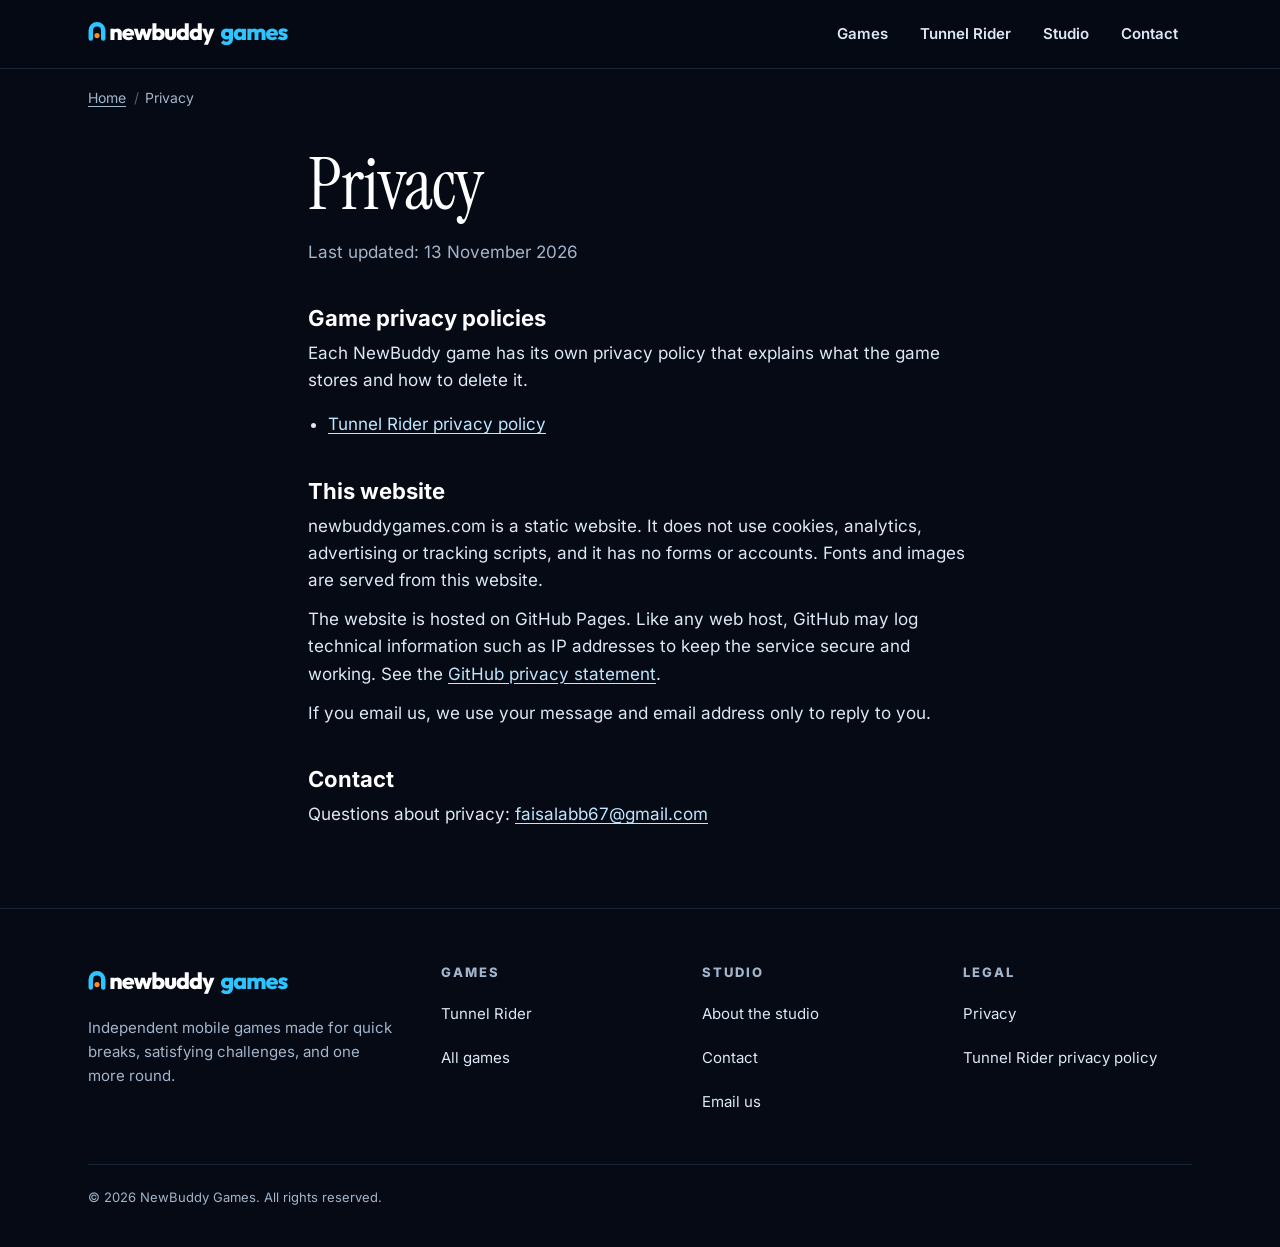
<file: privacy/index.html>
<!doctype html>
<html lang="en">
<head>
<meta charset="utf-8">
<meta name="viewport" content="width=device-width, initial-scale=1">
<title>Privacy | NewBuddy Games</title>
<meta name="description" content="Privacy at NewBuddy Games: how the newbuddygames.com website handles your information, and links to the privacy policy for each of our games.">
<link rel="canonical" href="https://newbuddygames.com/privacy/">
<meta name="theme-color" content="#050A14">
<link rel="icon" href="/favicon.ico" sizes="32x32">
<link rel="icon" href="/assets/brand/favicon.svg" type="image/svg+xml">
<link rel="apple-touch-icon" href="/apple-touch-icon.png">
<link rel="manifest" href="/site.webmanifest">
<link rel="preload" href="/assets/fonts/inter.woff2" as="font" type="font/woff2" crossorigin>
<link rel="preload" href="/assets/fonts/instrument-serif.woff2" as="font" type="font/woff2" crossorigin>
<link rel="stylesheet" href="/assets/css/site.css">
<meta property="og:type" content="website">
<meta property="og:site_name" content="NewBuddy Games">
<meta property="og:locale" content="en_US">
<meta property="og:title" content="Privacy | NewBuddy Games">
<meta property="og:description" content="Privacy at NewBuddy Games: how the newbuddygames.com website handles your information, and links to the privacy policy for each of our games.">
<meta property="og:url" content="https://newbuddygames.com/privacy/">
<meta property="og:image" content="https://newbuddygames.com/assets/img/og/newbuddy-games-og.jpg">
<meta property="og:image:width" content="1200">
<meta property="og:image:height" content="630">
<meta property="og:image:alt" content="NewBuddy Games logo">
<meta name="twitter:card" content="summary_large_image">
<meta name="twitter:title" content="Privacy | NewBuddy Games">
<meta name="twitter:description" content="Privacy at NewBuddy Games: how the newbuddygames.com website handles your information, and links to the privacy policy for each of our games.">
<meta name="twitter:image" content="https://newbuddygames.com/assets/img/og/newbuddy-games-og.jpg">
<meta name="twitter:image:alt" content="NewBuddy Games logo">
<script>document.documentElement.classList.add("js")</script>
<script type="application/ld+json">
{
  "@context": "https://schema.org",
  "@graph": [
    {
      "@type": "WebPage",
      "@id": "https://newbuddygames.com/privacy/",
      "url": "https://newbuddygames.com/privacy/",
      "name": "Privacy at NewBuddy Games",
      "publisher": {
        "@id": "https://newbuddygames.com/#organization"
      }
    },
    {
      "@type": "BreadcrumbList",
      "itemListElement": [
        {
          "@type": "ListItem",
          "position": 1,
          "name": "Home",
          "item": "https://newbuddygames.com/"
        },
        {
          "@type": "ListItem",
          "position": 2,
          "name": "Privacy",
          "item": "https://newbuddygames.com/privacy/"
        }
      ]
    },
    {
      "@type": "Organization",
      "@id": "https://newbuddygames.com/#organization",
      "name": "NewBuddy Games",
      "url": "https://newbuddygames.com/"
    }
  ]
}
</script>
<style>
  .policy { max-width: 760px; padding-top: 24px; padding-bottom: 80px; }
  .policy h1 { font-family: var(--serif); font-weight: 400; font-size: clamp(44px, 6vw, 72px); letter-spacing: -.015em; margin: 12px 0 14px; }
  .policy h2 { font-size: 22px; margin: 40px 0 10px; }
  .policy p + p { margin-top: 12px; }
  .policy ul { padding-left: 20px; }
  .policy li { margin: 6px 0; }
  .policy .updated { color: var(--muted); }
</style>
</head>
<body>
<a class="skip-link" href="#main">Skip to content</a>
<header class="site-header">
  <div class="wrap bar">
    <a class="logo" href="/" aria-label="NewBuddy Games home"><img src="/assets/brand/newbuddy-games-logo.svg" alt="NewBuddy Games" width="201" height="24"></a>
    <button class="menu-btn" type="button" aria-expanded="false" aria-controls="site-nav"><span class="bars" aria-hidden="true"></span>Menu</button>
    <nav class="site-nav" id="site-nav" aria-label="Main">
      <ul>
        <li><a href="/games/">Games</a></li>
        <li><a href="/games/tunnel-rider/">Tunnel Rider</a></li>
        <li><a href="/#studio">Studio</a></li>
        <li><a href="/#contact">Contact</a></li>
      </ul>
    </nav>
  </div>
</header>
<main id="main">
<nav class="breadcrumb wrap" aria-label="Breadcrumb"><ol><li><a href="/">Home</a></li><li><span aria-current="page">Privacy</span></li></ol></nav>

<article class="policy wrap">
  <h1>Privacy</h1>
  <p class="updated">Last updated: 13 November 2026</p>

  <h2>Game privacy policies</h2>
  <p>Each NewBuddy game has its own privacy policy that explains what the game stores and how to delete it.</p>
  <ul>
    <li><a href="/games/tunnel-rider/privacy/">Tunnel Rider privacy policy</a></li>
  </ul>

  <h2>This website</h2>
  <p>newbuddygames.com is a static website. It does not use cookies, analytics, advertising or tracking scripts, and it has no forms or accounts. Fonts and images are served from this website.</p>
  <p>The website is hosted on GitHub Pages. Like any web host, GitHub may log technical information such as IP addresses to keep the service secure and working. See the <a href="https://docs.github.com/en/site-policy/privacy-policies/github-general-privacy-statement">GitHub privacy statement</a>.</p>
  <p>If you email us, we use your message and email address only to reply to you.</p>

  <h2>Contact</h2>
  <p>Questions about privacy: <a href="mailto:faisalabb67@gmail.com">faisalabb67@gmail.com</a></p>
</article>
</main>
<footer class="site-footer">
  <div class="wrap">
    <div class="grid">
      <div class="about">
        <a class="logo" href="/" aria-label="NewBuddy Games home"><img src="/assets/brand/newbuddy-games-logo.svg" alt="NewBuddy Games" width="201" height="24" loading="lazy"></a>
        <p>Independent mobile games made for quick breaks, satisfying challenges, and one more round.</p>
      </div>
      <nav aria-labelledby="f-games">
        <h2 id="f-games">Games</h2>
        <ul>
          <li><a href="/games/tunnel-rider/">Tunnel Rider</a></li>
          <li><a href="/games/">All games</a></li>
        </ul>
      </nav>
      <nav aria-labelledby="f-studio">
        <h2 id="f-studio">Studio</h2>
        <ul>
          <li><a href="/#studio">About the studio</a></li>
          <li><a href="/#contact">Contact</a></li>
          <li><a href="mailto:faisalabb67@gmail.com">Email us</a></li>
        </ul>
      </nav>
      <nav aria-labelledby="f-legal">
        <h2 id="f-legal">Legal</h2>
        <ul>
          <li><a href="/privacy/">Privacy</a></li>
          <li><a href="/games/tunnel-rider/privacy/">Tunnel Rider privacy policy</a></li>
        </ul>
      </nav>
    </div>
    <p class="legal">&copy; <span data-year>2026</span> NewBuddy Games. All rights reserved.</p>
  </div>
</footer>
<script src="/assets/js/site.js" defer></script>
</body>
</html>
</file>
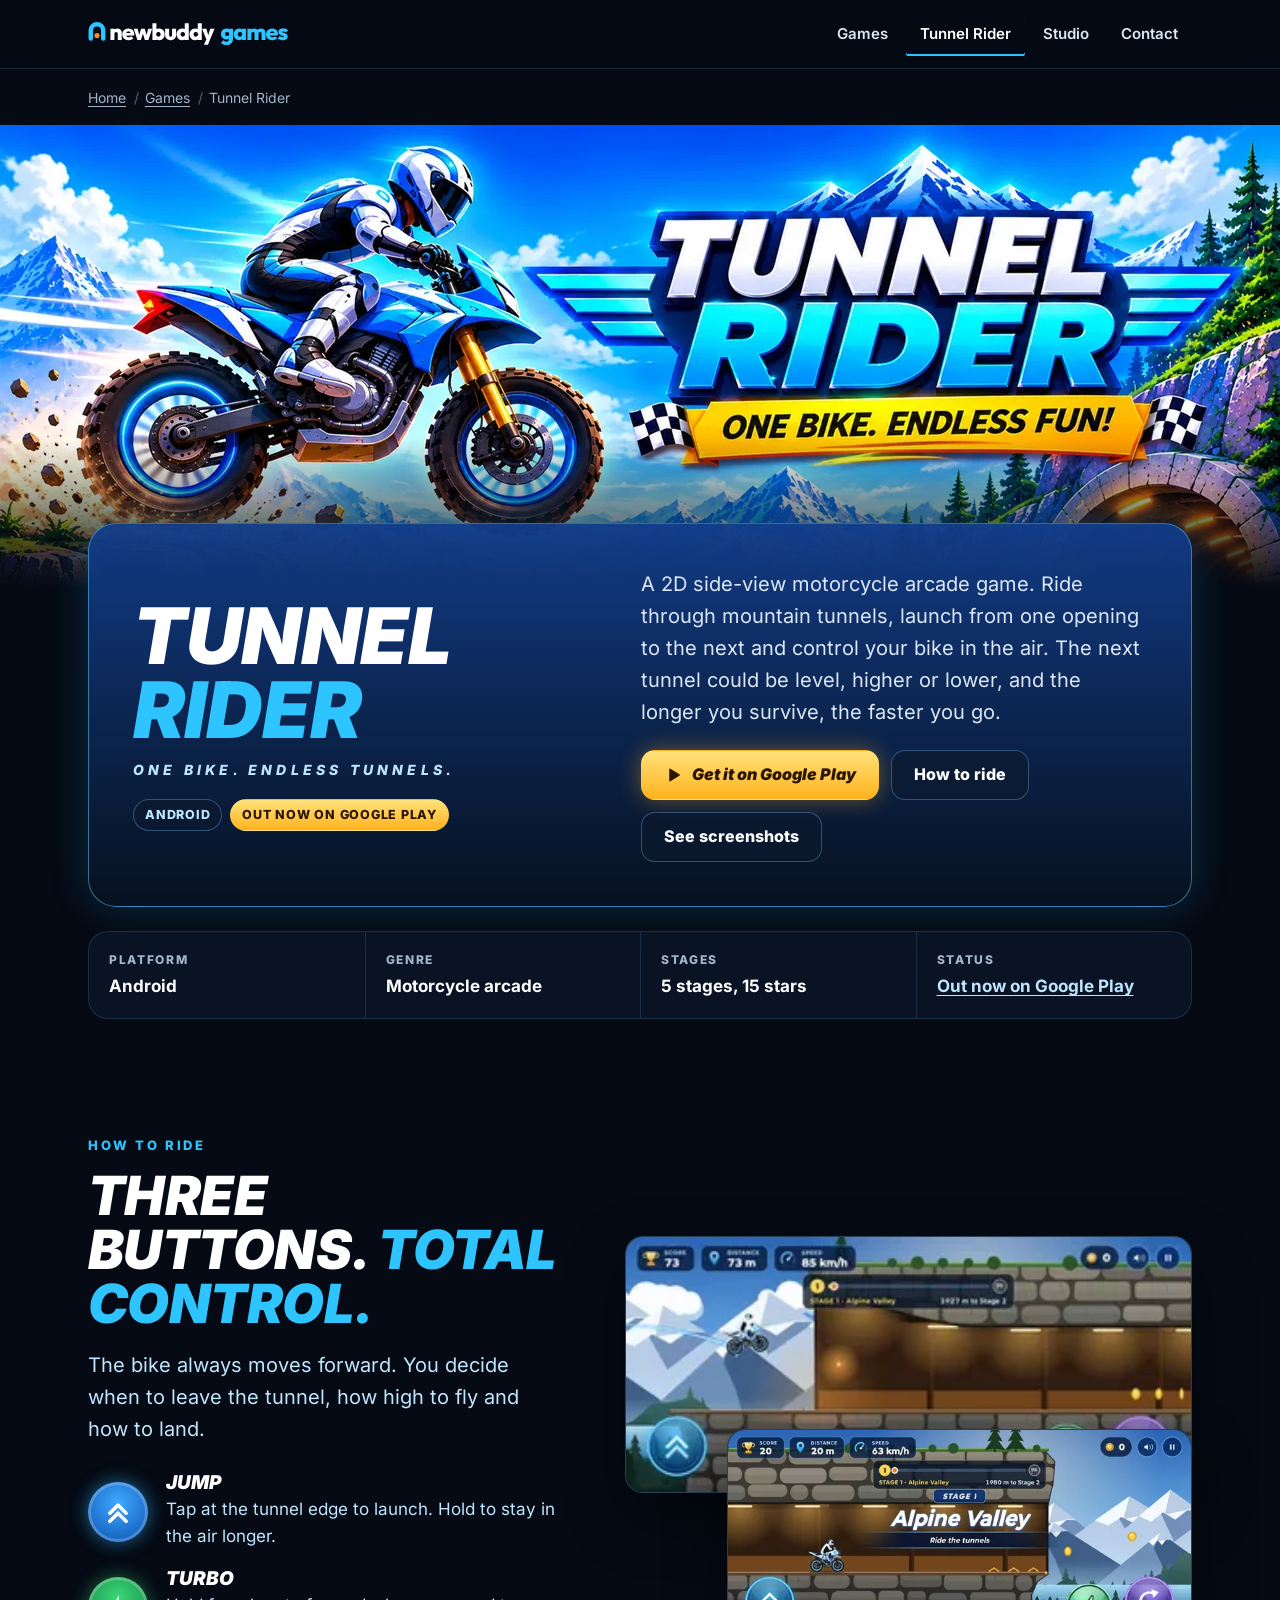
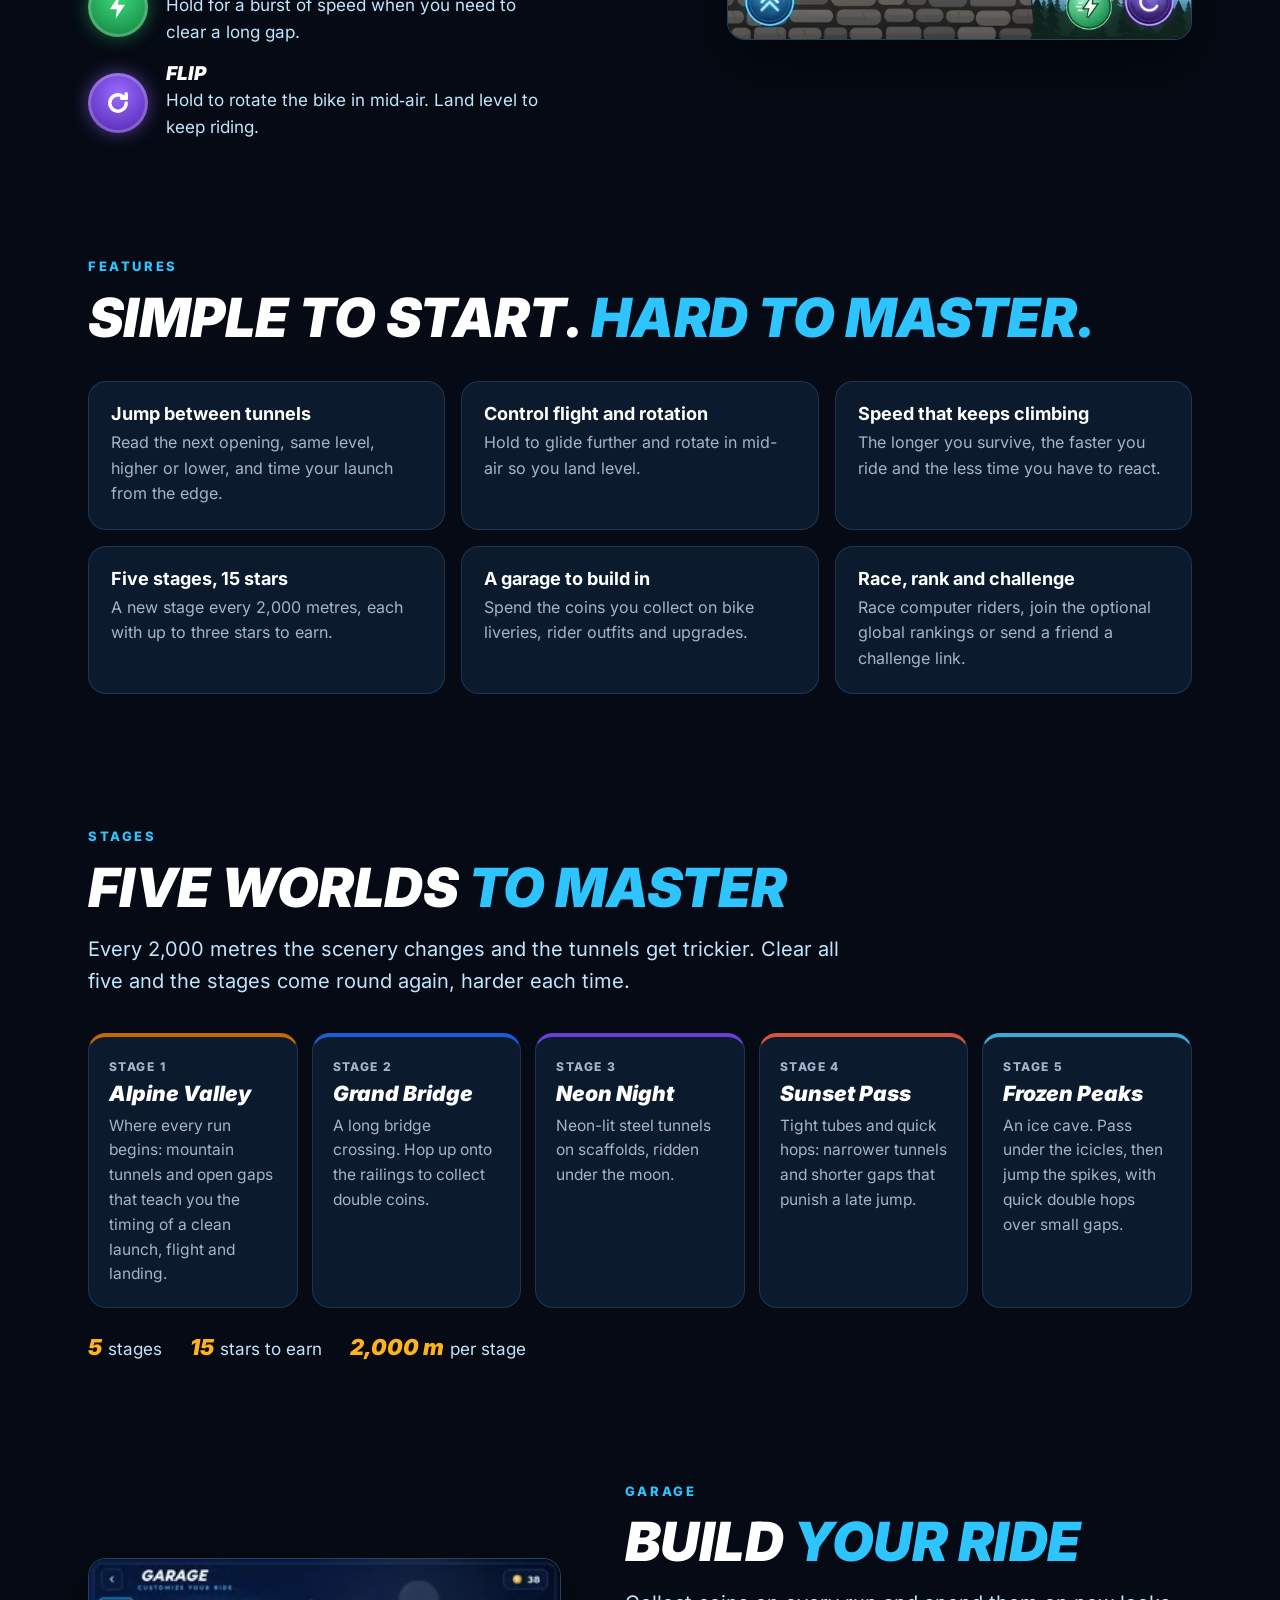
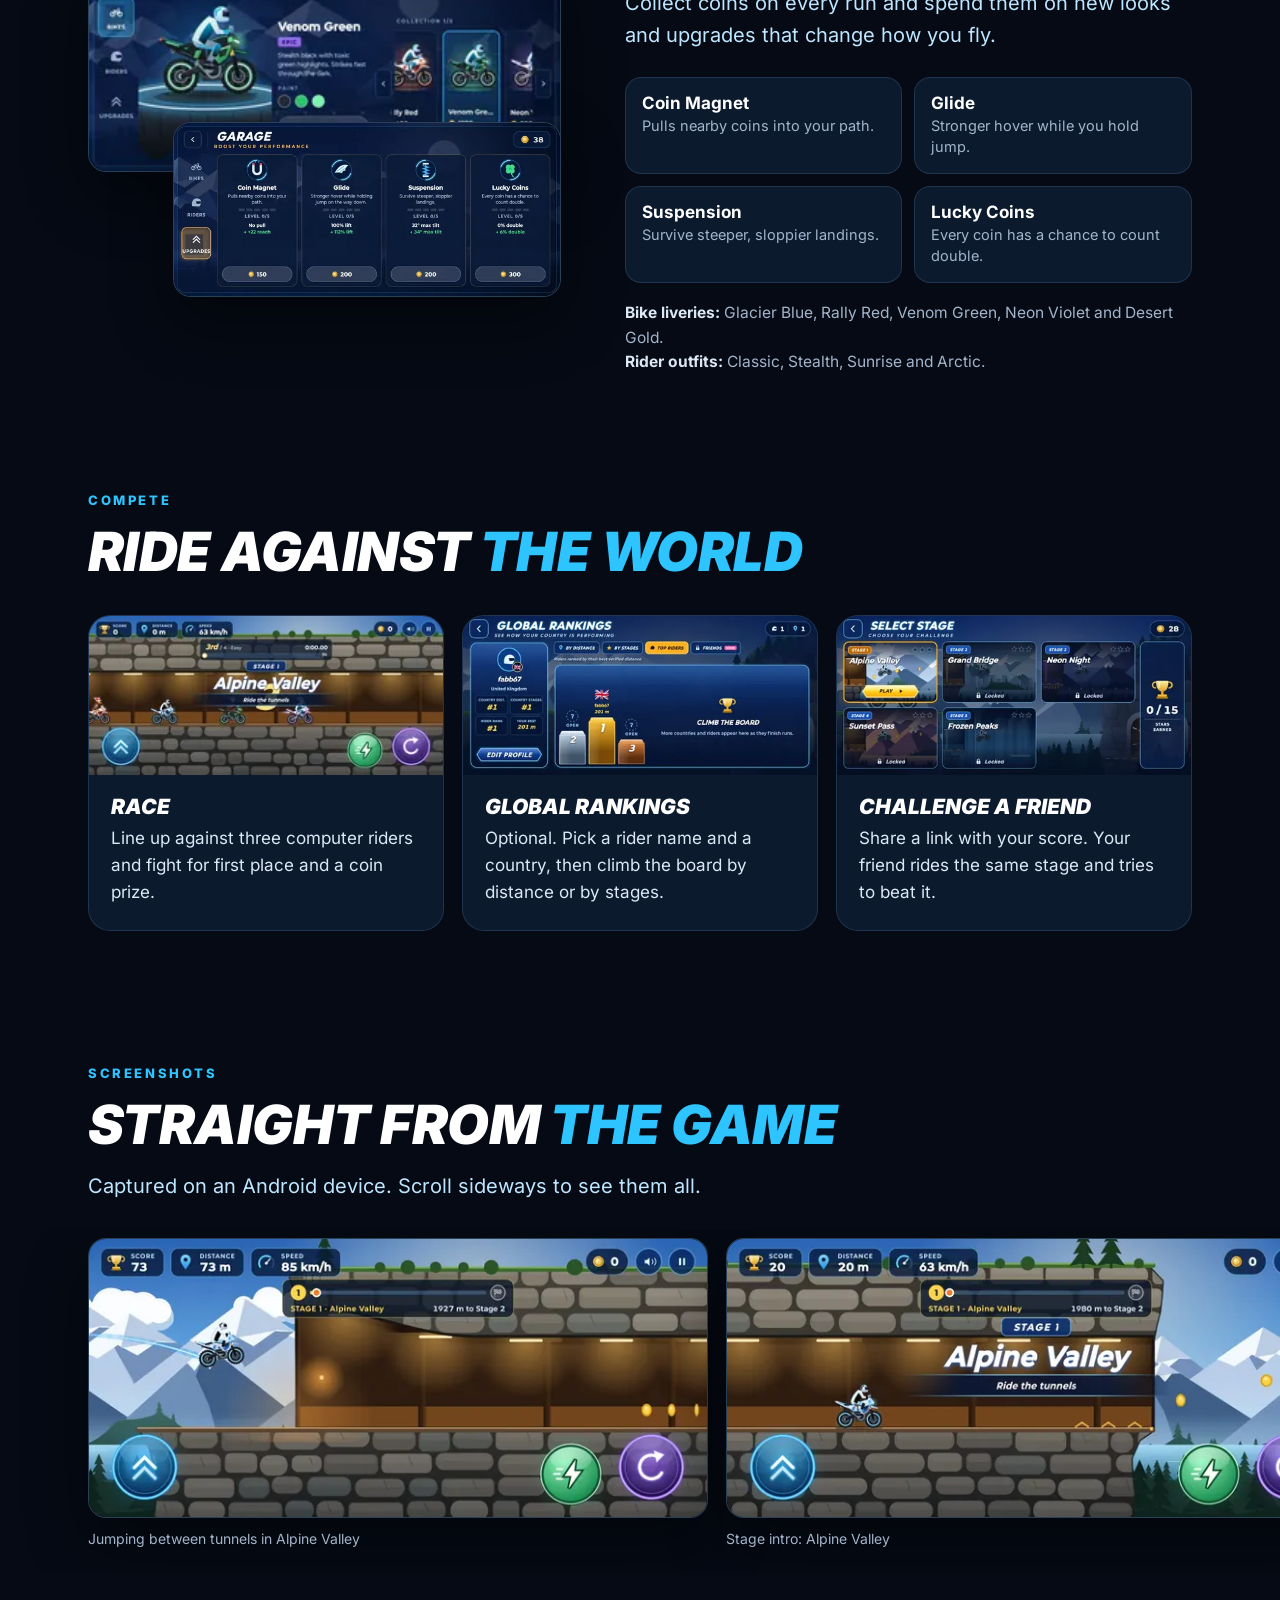
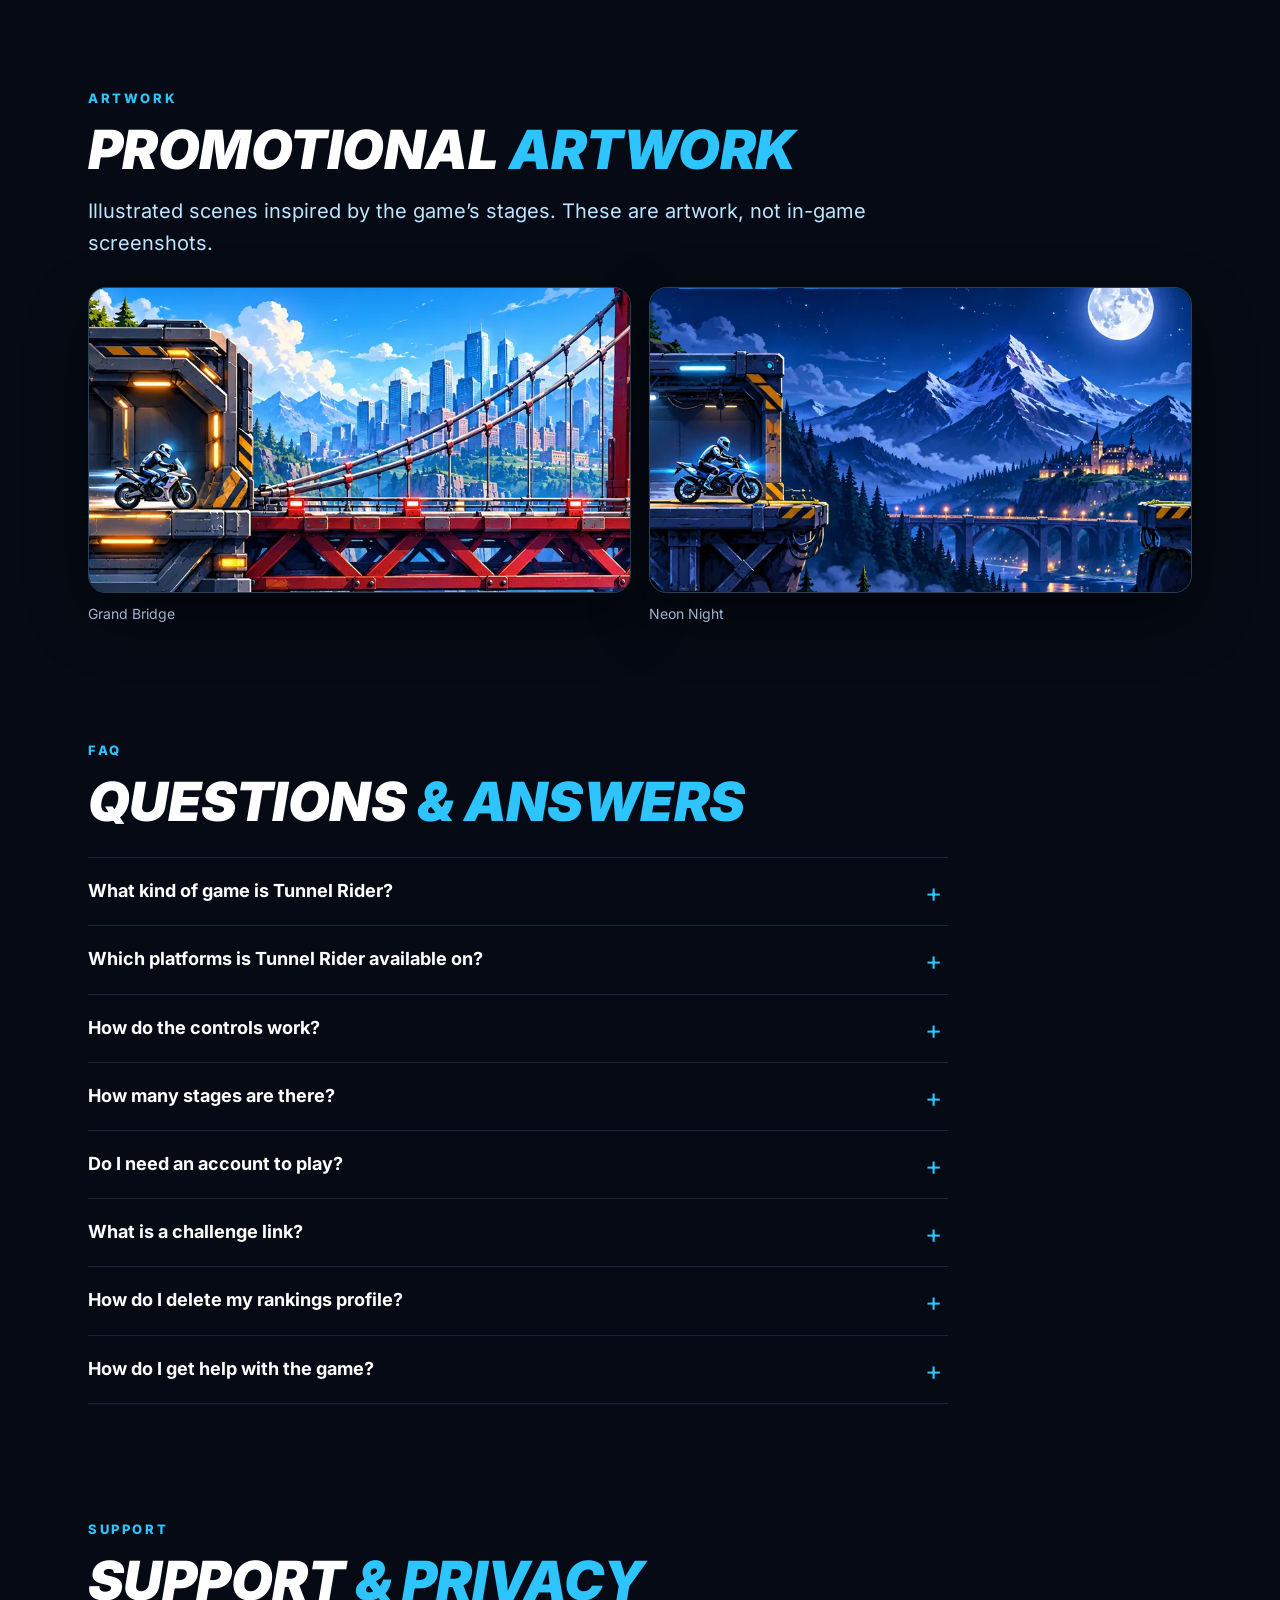
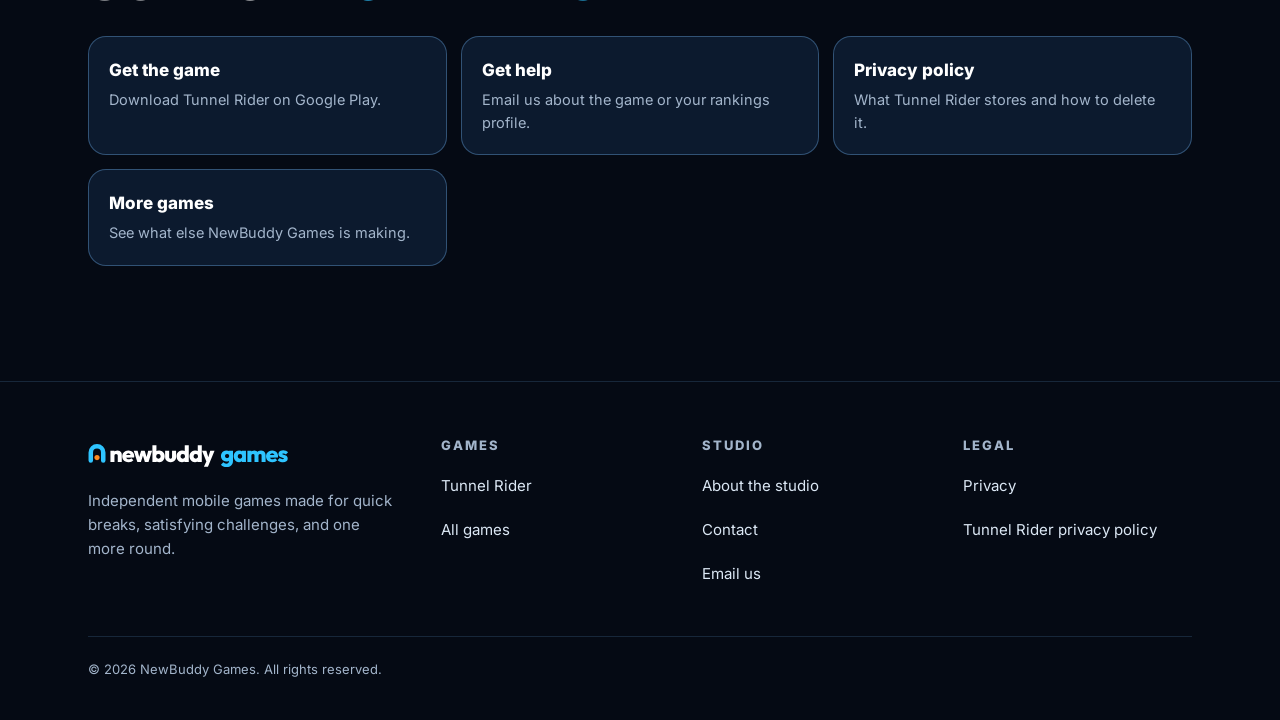
<file: tunnel-rider/index.html>
<!doctype html>
<html lang="en">
<head>
<meta charset="utf-8">
<title>Tunnel Rider has moved | NewBuddy Games</title>
<link rel="canonical" href="https://newbuddygames.com/games/tunnel-rider/">
<meta http-equiv="refresh" content="0; url=/games/tunnel-rider/">
<meta name="viewport" content="width=device-width, initial-scale=1">
<script>location.replace("/games/tunnel-rider/" + location.search + location.hash)</script>
<style>body{margin:0;padding:40px 16px;background:#050A14;color:#DCE8F5;font:17px/1.6 system-ui,sans-serif}a{color:#2EC4FF}</style>
</head>
<body>
<p>Tunnel Rider has moved to <a href="/games/tunnel-rider/">https://newbuddygames.com/games/tunnel-rider/</a>.</p>
</body>
</html>
</file>
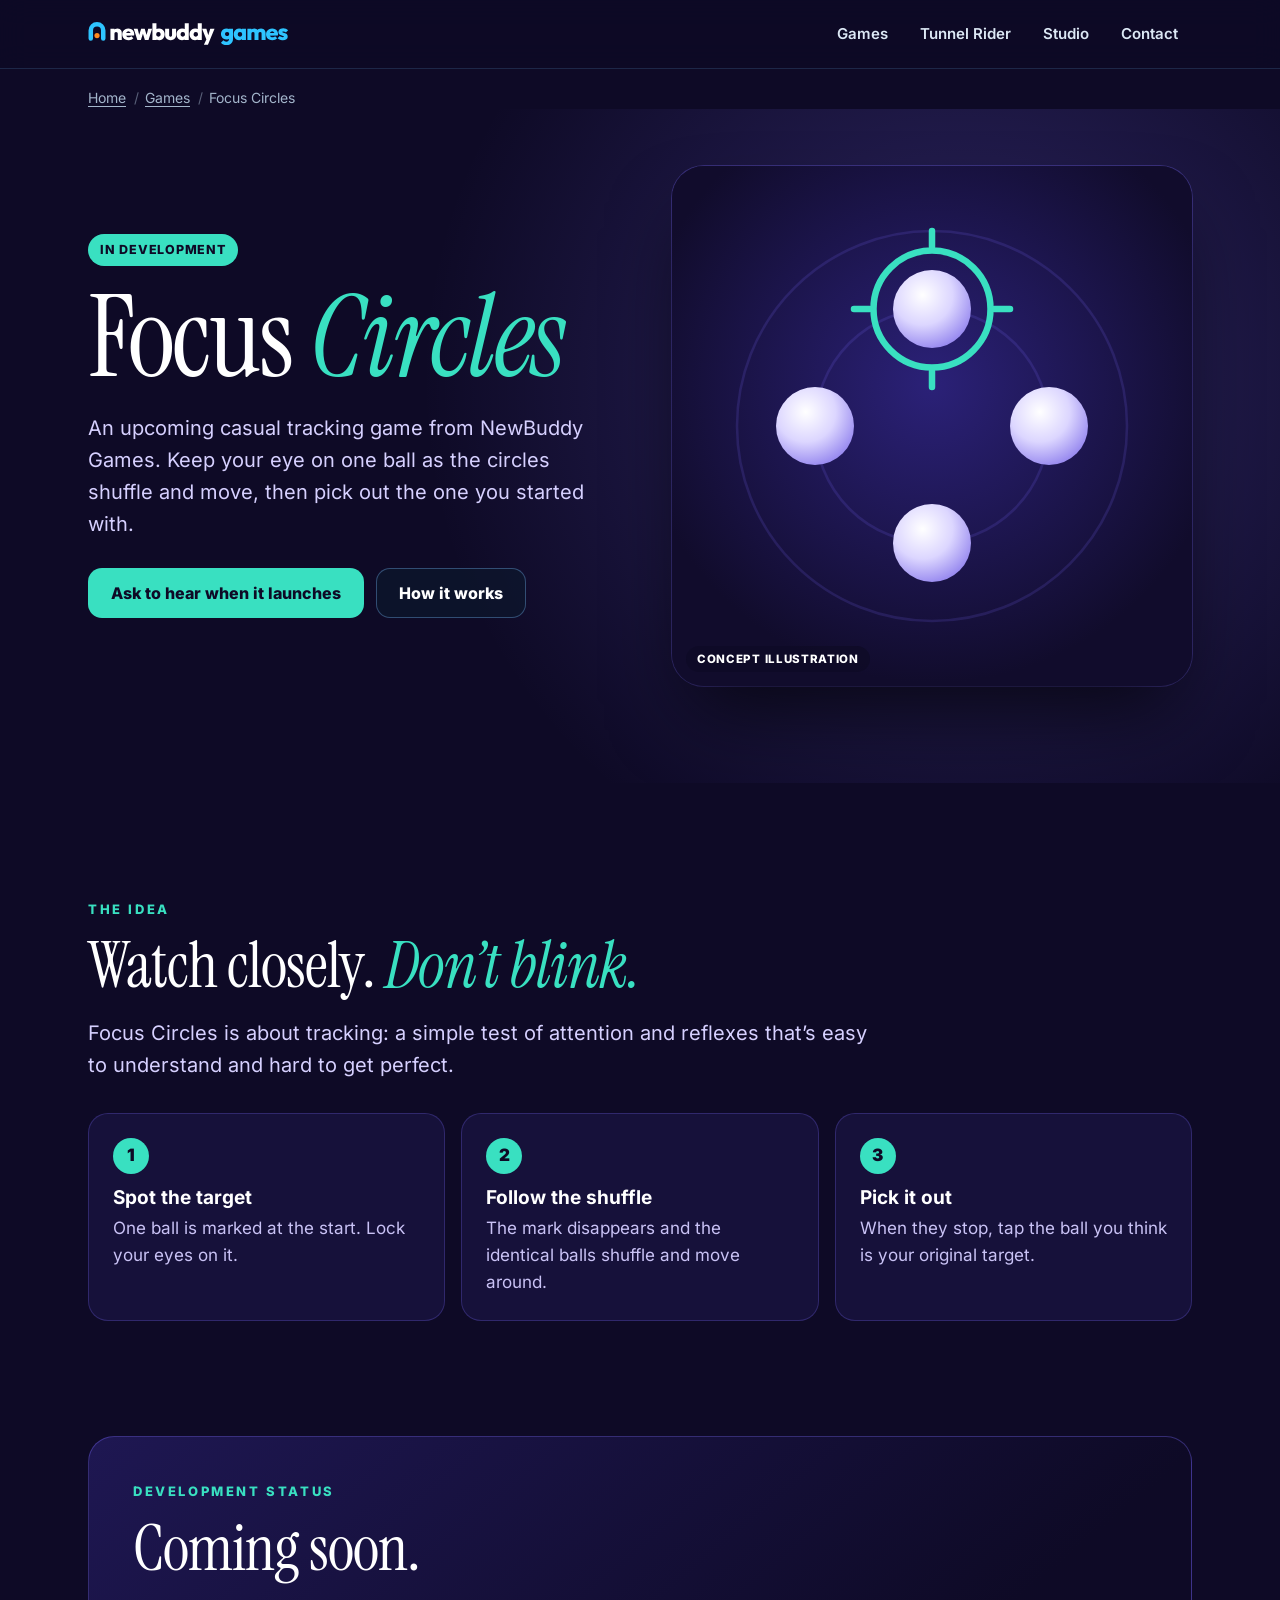
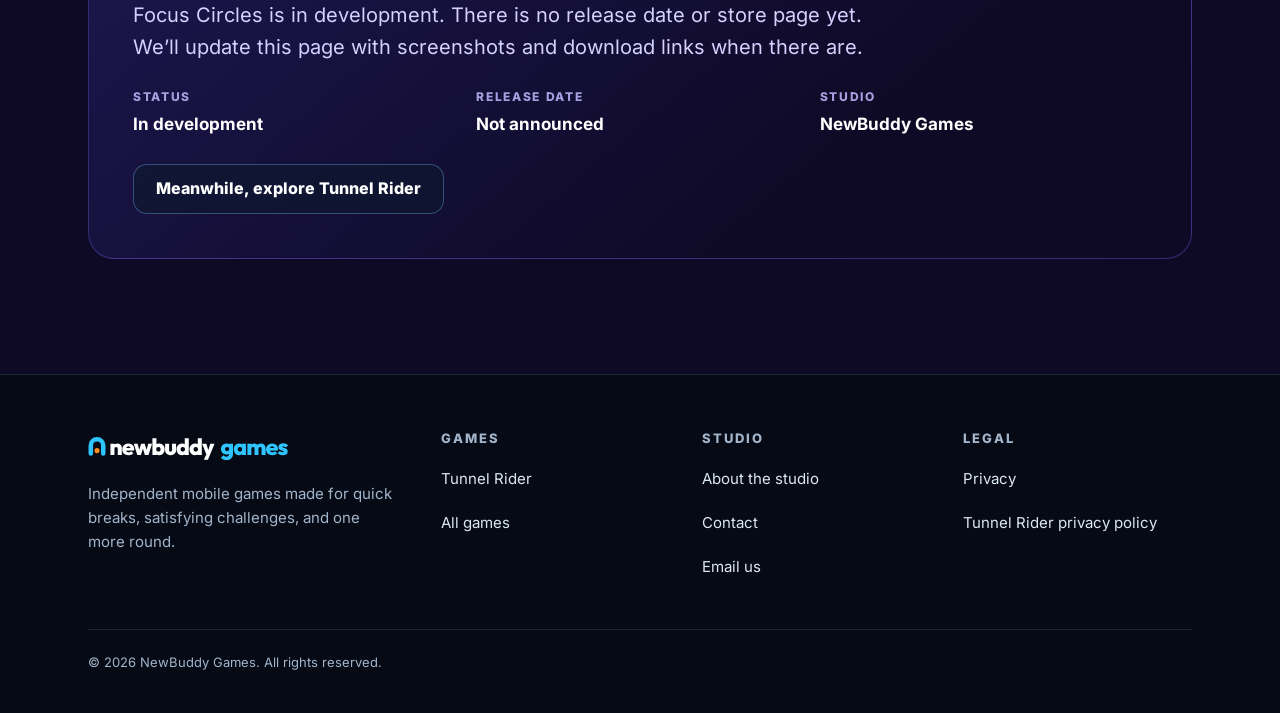
<file: games/focus-circles/index.html>
<!doctype html>
<html lang="en">
<head>
<meta charset="utf-8">
<meta name="viewport" content="width=device-width, initial-scale=1">
<title>Focus Circles: Upcoming Tracking Game | NewBuddy Games</title>
<meta name="description" content="Focus Circles is an upcoming tracking game from NewBuddy Games. Keep your eye on one ball as the circles shuffle, then pick the one you started with.">
<meta name="robots" content="noindex">
<meta name="theme-color" content="#0E0A26">
<link rel="icon" href="/favicon.ico" sizes="32x32">
<link rel="icon" href="/assets/brand/favicon.svg" type="image/svg+xml">
<link rel="apple-touch-icon" href="/apple-touch-icon.png">
<link rel="manifest" href="/site.webmanifest">
<link rel="preload" href="/assets/fonts/inter.woff2" as="font" type="font/woff2" crossorigin>
<link rel="preload" href="/assets/fonts/instrument-serif.woff2" as="font" type="font/woff2" crossorigin>
<link rel="stylesheet" href="/assets/css/site.css">
<meta property="og:type" content="website">
<meta property="og:site_name" content="NewBuddy Games">
<meta property="og:locale" content="en_US">
<meta property="og:title" content="Focus Circles: Upcoming Tracking Game | NewBuddy Games">
<meta property="og:description" content="Focus Circles is an upcoming tracking game from NewBuddy Games. Keep your eye on one ball as the circles shuffle, then pick the one you started with.">
<meta property="og:url" content="https://newbuddygames.com/games/focus-circles/">
<meta property="og:image" content="https://newbuddygames.com/assets/img/og/focus-circles-og.jpg">
<meta property="og:image:width" content="1200">
<meta property="og:image:height" content="630">
<meta property="og:image:alt" content="Focus Circles artwork: identical balls shuffle while one target ball is marked with a focus ring">
<meta name="twitter:card" content="summary_large_image">
<meta name="twitter:title" content="Focus Circles: Upcoming Tracking Game | NewBuddy Games">
<meta name="twitter:description" content="Focus Circles is an upcoming tracking game from NewBuddy Games. Keep your eye on one ball as the circles shuffle, then pick the one you started with.">
<meta name="twitter:image" content="https://newbuddygames.com/assets/img/og/focus-circles-og.jpg">
<meta name="twitter:image:alt" content="Focus Circles artwork: identical balls shuffle while one target ball is marked with a focus ring">
<script>document.documentElement.classList.add("js")</script>
<script type="application/ld+json">
{
  "@context": "https://schema.org",
  "@graph": [
    {
      "@type": "VideoGame",
      "@id": "https://newbuddygames.com/games/focus-circles/#game",
      "name": "Focus Circles",
      "url": "https://newbuddygames.com/games/focus-circles/",
      "description": "An upcoming casual tracking game: keep your eye on one ball as the circles shuffle and move, then pick out the one you started with.",
      "image": "https://newbuddygames.com/assets/img/og/focus-circles-og.jpg",
      "genre": [
        "Casual",
        "Puzzle"
      ],
      "creativeWorkStatus": "In development",
      "inLanguage": "en",
      "author": {
        "@id": "https://newbuddygames.com/#organization"
      },
      "publisher": {
        "@id": "https://newbuddygames.com/#organization"
      }
    },
    {
      "@type": "BreadcrumbList",
      "itemListElement": [
        {
          "@type": "ListItem",
          "position": 1,
          "name": "Home",
          "item": "https://newbuddygames.com/"
        },
        {
          "@type": "ListItem",
          "position": 2,
          "name": "Games",
          "item": "https://newbuddygames.com/games/"
        },
        {
          "@type": "ListItem",
          "position": 3,
          "name": "Focus Circles",
          "item": "https://newbuddygames.com/games/focus-circles/"
        }
      ]
    },
    {
      "@type": "Organization",
      "@id": "https://newbuddygames.com/#organization",
      "name": "NewBuddy Games",
      "url": "https://newbuddygames.com/"
    }
  ]
}
</script>
<style>
  body { background: #0E0A26; }
  .fc-hero { position: relative; overflow: hidden; background: radial-gradient(60vmax 60vmax at 75% 40%, rgba(124, 108, 255, 0.28), transparent 70%); }
  .fc-hero .wrap { display: grid; grid-template-columns: minmax(0, 1fr) minmax(0, 1fr); gap: 40px 64px; align-items: center; padding-top: 40px; padding-bottom: 80px; }
  @media (max-width: 860px) { .fc-hero .wrap { grid-template-columns: 1fr; } }
  .fc-hero h1 { font-family: var(--serif); font-weight: 400; font-size: clamp(60px, 9vw, 120px); line-height: .92; letter-spacing: -.02em; margin: 18px 0 22px; }
  .fc-hero h1 em { color: var(--mint); }
  .fc-hero .lede { color: #D6D0FF; margin-bottom: 28px; }
  .eyebrow { color: var(--mint); }
  .btn-mint { background: var(--mint); color: #0E0A26; }
  .btn-mint:hover { background: #7EF0DA; color: #0E0A26; }

  .demo { position: relative; aspect-ratio: 1; width: 100%; max-width: 520px; justify-self: center; border-radius: 32px; overflow: hidden;
          background: radial-gradient(circle at 50% 42%, #2B2178, #110C2C 75%); box-shadow: 0 40px 80px -20px rgba(0,0,0,.7), 0 0 0 1px rgba(124,108,255,.3); }
  .demo svg { width: 100%; height: 100%; }
  .demo .ring { fill: none; stroke: #7C6CFF; stroke-opacity: .16; stroke-width: 2; }
  .demo .ball { fill: url(#dball); }
  .demo .focus { fill: none; stroke: var(--mint); stroke-width: 5; stroke-linecap: round; }
  .demo figcaption { position: absolute; left: 14px; bottom: 14px; padding: 4px 11px; border-radius: 999px; font-size: 11.5px; font-weight: 800; letter-spacing: .06em; text-transform: uppercase; color: #fff; background: rgba(14,10,38,.8); margin: 0; }
  /* 4 slots on a diamond: N(200,110) E(290,200) S(200,290) W(110,200). Ball A is the target. */
  @media (prefers-reduced-motion: no-preference) {
    .b { animation: 9s ease-in-out infinite; }
    .bA { animation-name: mA; } .bB { animation-name: mB; } .bC { animation-name: mC; } .bD { animation-name: mD; }
    .focus { animation: show 9s ease-in-out infinite; }
    @keyframes mA { 0%,18% { translate: 0 0 } 30%,40% { translate: 0 180px } 52%,62% { translate: -90px 90px } 74%,100% { translate: 90px 90px } }
    @keyframes mC { 0%,18% { translate: 0 0 } 30%,40% { translate: 0 -180px } 52%,62% { translate: 0 -180px } 74%,100% { translate: 0 -180px } }
    @keyframes mB { 0%,62% { translate: 0 0 } 74%,100% { translate: -180px 0 } }
    @keyframes mD { 0%,40% { translate: 0 0 } 52%,100% { translate: 90px 90px } }
    .round { animation: round 9s linear infinite; }
    @keyframes round { 0% { opacity: 0 } 4%,95% { opacity: 1 } 100% { opacity: 0 } }
    @keyframes show { 0%,14% { opacity: 1; translate: 0 0 } 18%,84% { opacity: 0; translate: 0 0 } 85% { opacity: 0; translate: 90px 90px } 90%,100% { opacity: 1; translate: 90px 90px } }
  }
  .steps { display: grid; grid-template-columns: repeat(3, 1fr); gap: 16px; list-style: none; padding: 0; margin: 32px 0 0; counter-reset: st; }
  @media (max-width: 760px) { .steps { grid-template-columns: 1fr; } }
  .steps li { counter-increment: st; padding: 24px; border-radius: 20px; background: #16113A; border: 1px solid rgba(124,108,255,.25); }
  .steps li::before { content: counter(st); display: grid; place-items: center; width: 36px; height: 36px; border-radius: 50%; background: var(--mint); color: #0E0A26; font-weight: 900; margin-bottom: 14px; }
  .steps h3 { font-size: 19px; margin-bottom: 6px; }
  .steps p { color: #C9C2F5; }
  .status { padding: clamp(24px, 4vw, 44px); border-radius: 26px; border: 1px solid rgba(124,108,255,.35); background: linear-gradient(140deg, #1E1752, #0E0A26 70%); }
  .status .lede { color: #D6D0FF; }
  .status dl { display: grid; grid-template-columns: repeat(3, 1fr); gap: 16px; margin: 24px 0 0; }
  @media (max-width: 760px) { .status dl { grid-template-columns: 1fr; } }
  .status dt { font-size: 12px; font-weight: 800; letter-spacing: .14em; text-transform: uppercase; color: #A79FE0; }
  .status dd { margin: 4px 0 0; color: #fff; font-weight: 700; }
  .status .btn-row { margin-top: 26px; }
  .h2 em { color: var(--mint); }
  .site-header { background: rgba(14, 10, 38, .85); }
</style>
</head>
<body>
<a class="skip-link" href="#main">Skip to content</a>
<header class="site-header">
  <div class="wrap bar">
    <a class="logo" href="/" aria-label="NewBuddy Games home"><img src="/assets/brand/newbuddy-games-logo.svg" alt="NewBuddy Games" width="201" height="24"></a>
    <button class="menu-btn" type="button" aria-expanded="false" aria-controls="site-nav"><span class="bars" aria-hidden="true"></span>Menu</button>
    <nav class="site-nav" id="site-nav" aria-label="Main">
      <ul>
        <li><a href="/games/">Games</a></li>
        <li><a href="/games/tunnel-rider/">Tunnel Rider</a></li>
        <li><a href="/#studio">Studio</a></li>
        <li><a href="/#contact">Contact</a></li>
      </ul>
    </nav>
  </div>
</header>
<main id="main">
<nav class="breadcrumb wrap" aria-label="Breadcrumb"><ol><li><a href="/">Home</a></li><li><a href="/games/">Games</a></li><li><span aria-current="page">Focus Circles</span></li></ol></nav>

<section class="fc-hero" aria-labelledby="title">
  <div class="wrap">
    <div>
      <ul class="chips" aria-label="Status"><li class="chip mint">In development</li></ul>
      <h1 id="title">Focus <em>Circles</em></h1>
      <p class="lede">An upcoming casual tracking game from NewBuddy Games. Keep your eye on one ball as the circles shuffle and move, then pick out the one you started with.</p>
      <div class="btn-row">
        <a class="btn btn-mint" href="mailto:faisalabb67@gmail.com?subject=Focus%20Circles%20updates">Ask to hear when it launches</a>
        <a class="btn btn-ghost" href="#how-it-works">How it works</a>
      </div>
    </div>
    <figure class="demo">
  <svg viewBox="0 0 400 400" role="img" aria-labelledby="demo-t">
    <title id="demo-t">Concept animation: one marked ball swaps places with three identical balls, then the mark returns to show where the target ended up</title>
    <defs><radialGradient id="dball" cx="38%" cy="32%" r="70%"><stop offset="0" stop-color="#fff"/><stop offset=".55" stop-color="#DCD6FF"/><stop offset="1" stop-color="#9A8CF0"/></radialGradient></defs>
    <circle class="ring" cx="200" cy="200" r="150"/><circle class="ring" cx="200" cy="200" r="90"/>
    <g class="round">
    <circle class="ball b bA" cx="200" cy="110" r="30"/>
    <circle class="ball b bB" cx="290" cy="200" r="30"/>
    <circle class="ball b bC" cx="200" cy="290" r="30"/>
    <circle class="ball b bD" cx="110" cy="200" r="30"/>
    <g class="focus"><circle cx="200" cy="110" r="45"/><path d="M200 50v12M200 158v12M140 110h12M248 110h12"/></g>
    </g>
  </svg>
  <figcaption>Concept illustration</figcaption>
</figure>
  </div>
</section>

<section class="section" id="how-it-works" aria-labelledby="h-how">
  <div class="wrap">
    <span class="eyebrow reveal">The idea</span>
    <h2 class="h2 reveal" id="h-how">Watch closely. <em>Don&rsquo;t blink.</em></h2>
    <p class="lede reveal" style="color:#D6D0FF">Focus Circles is about tracking: a simple test of attention and reflexes that&rsquo;s easy to understand and hard to get perfect.</p>
    <ol class="steps">
      <li class="reveal"><h3>Spot the target</h3><p>One ball is marked at the start. Lock your eyes on it.</p></li>
      <li class="reveal"><h3>Follow the shuffle</h3><p>The mark disappears and the identical balls shuffle and move around.</p></li>
      <li class="reveal"><h3>Pick it out</h3><p>When they stop, tap the ball you think is your original target.</p></li>
    </ol>
  </div>
</section>

<section class="section" id="status" aria-labelledby="h-status">
  <div class="wrap">
    <div class="status reveal">
      <span class="eyebrow">Development status</span>
      <h2 class="h2" id="h-status">Coming soon.</h2>
      <p class="lede">Focus Circles is in development. There is no release date or store page yet. We&rsquo;ll update this page with screenshots and download links when there are.</p>
      <dl>
        <div><dt>Status</dt><dd>In development</dd></div>
        <div><dt>Release date</dt><dd>Not announced</dd></div>
        <div><dt>Studio</dt><dd>NewBuddy Games</dd></div>
      </dl>
      <div class="btn-row"><a class="btn btn-ghost" href="/games/tunnel-rider/">Meanwhile, explore Tunnel Rider</a></div>
    </div>
  </div>
</section>
</main>
<footer class="site-footer">
  <div class="wrap">
    <div class="grid">
      <div class="about">
        <a class="logo" href="/" aria-label="NewBuddy Games home"><img src="/assets/brand/newbuddy-games-logo.svg" alt="NewBuddy Games" width="201" height="24" loading="lazy"></a>
        <p>Independent mobile games made for quick breaks, satisfying challenges, and one more round.</p>
      </div>
      <nav aria-labelledby="f-games">
        <h2 id="f-games">Games</h2>
        <ul>
          <li><a href="/games/tunnel-rider/">Tunnel Rider</a></li>
          <li><a href="/games/">All games</a></li>
        </ul>
      </nav>
      <nav aria-labelledby="f-studio">
        <h2 id="f-studio">Studio</h2>
        <ul>
          <li><a href="/#studio">About the studio</a></li>
          <li><a href="/#contact">Contact</a></li>
          <li><a href="mailto:faisalabb67@gmail.com">Email us</a></li>
        </ul>
      </nav>
      <nav aria-labelledby="f-legal">
        <h2 id="f-legal">Legal</h2>
        <ul>
          <li><a href="/privacy/">Privacy</a></li>
          <li><a href="/games/tunnel-rider/privacy/">Tunnel Rider privacy policy</a></li>
        </ul>
      </nav>
    </div>
    <p class="legal">&copy; <span data-year>2026</span> NewBuddy Games. All rights reserved.</p>
  </div>
</footer>
<script src="/assets/js/site.js" defer></script>
</body>
</html>
</file>
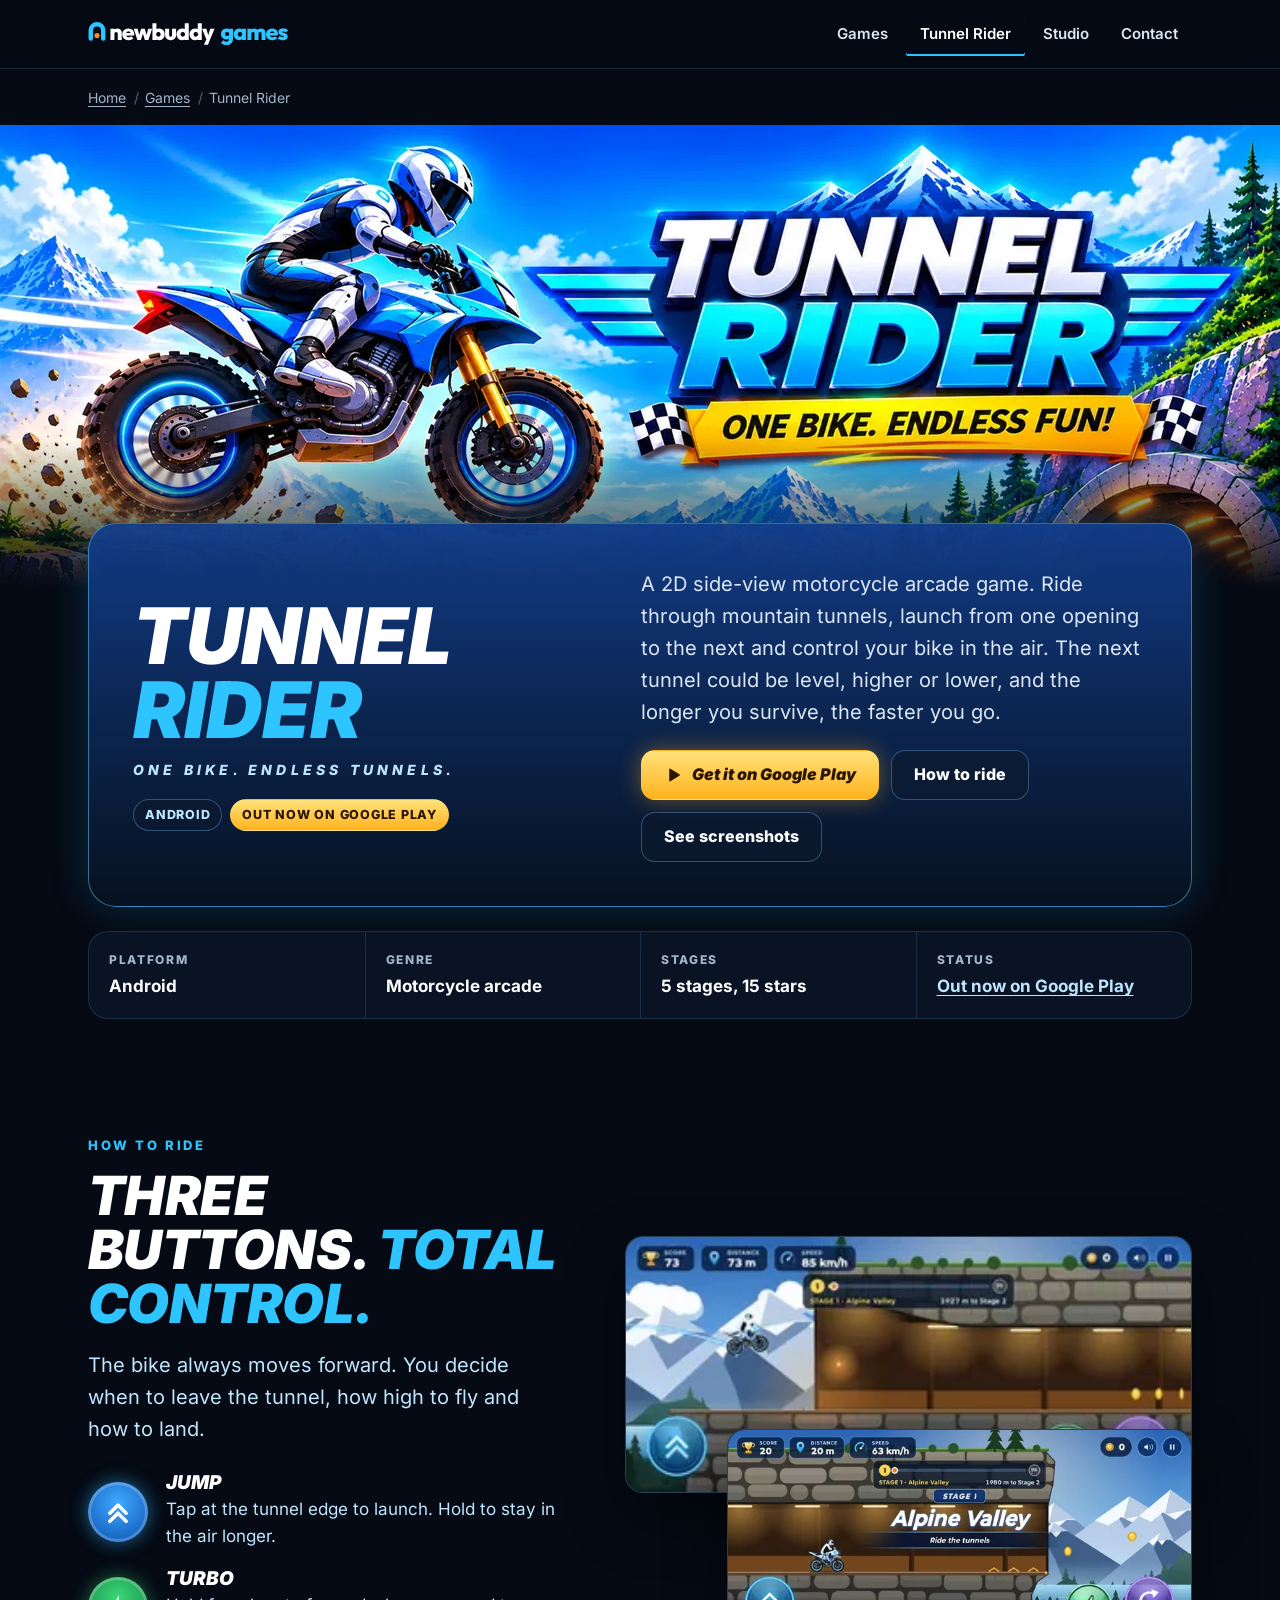
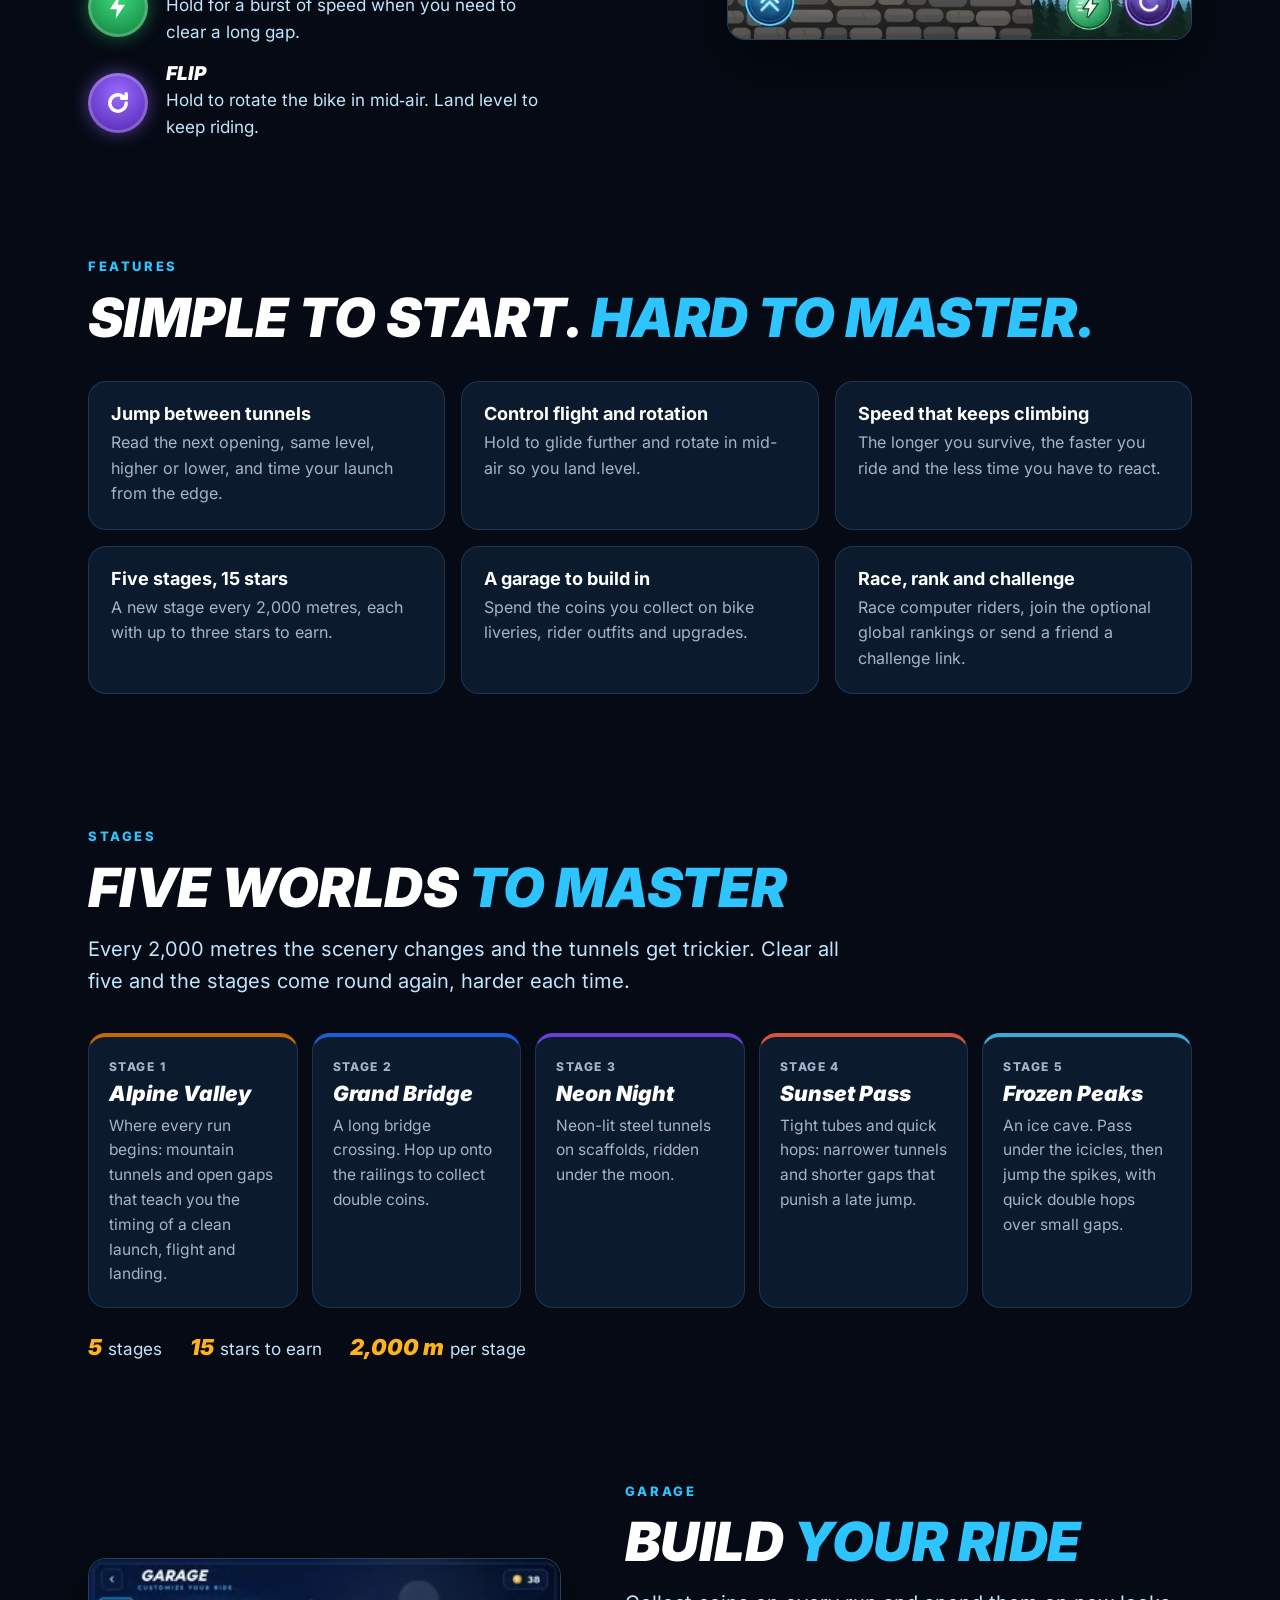
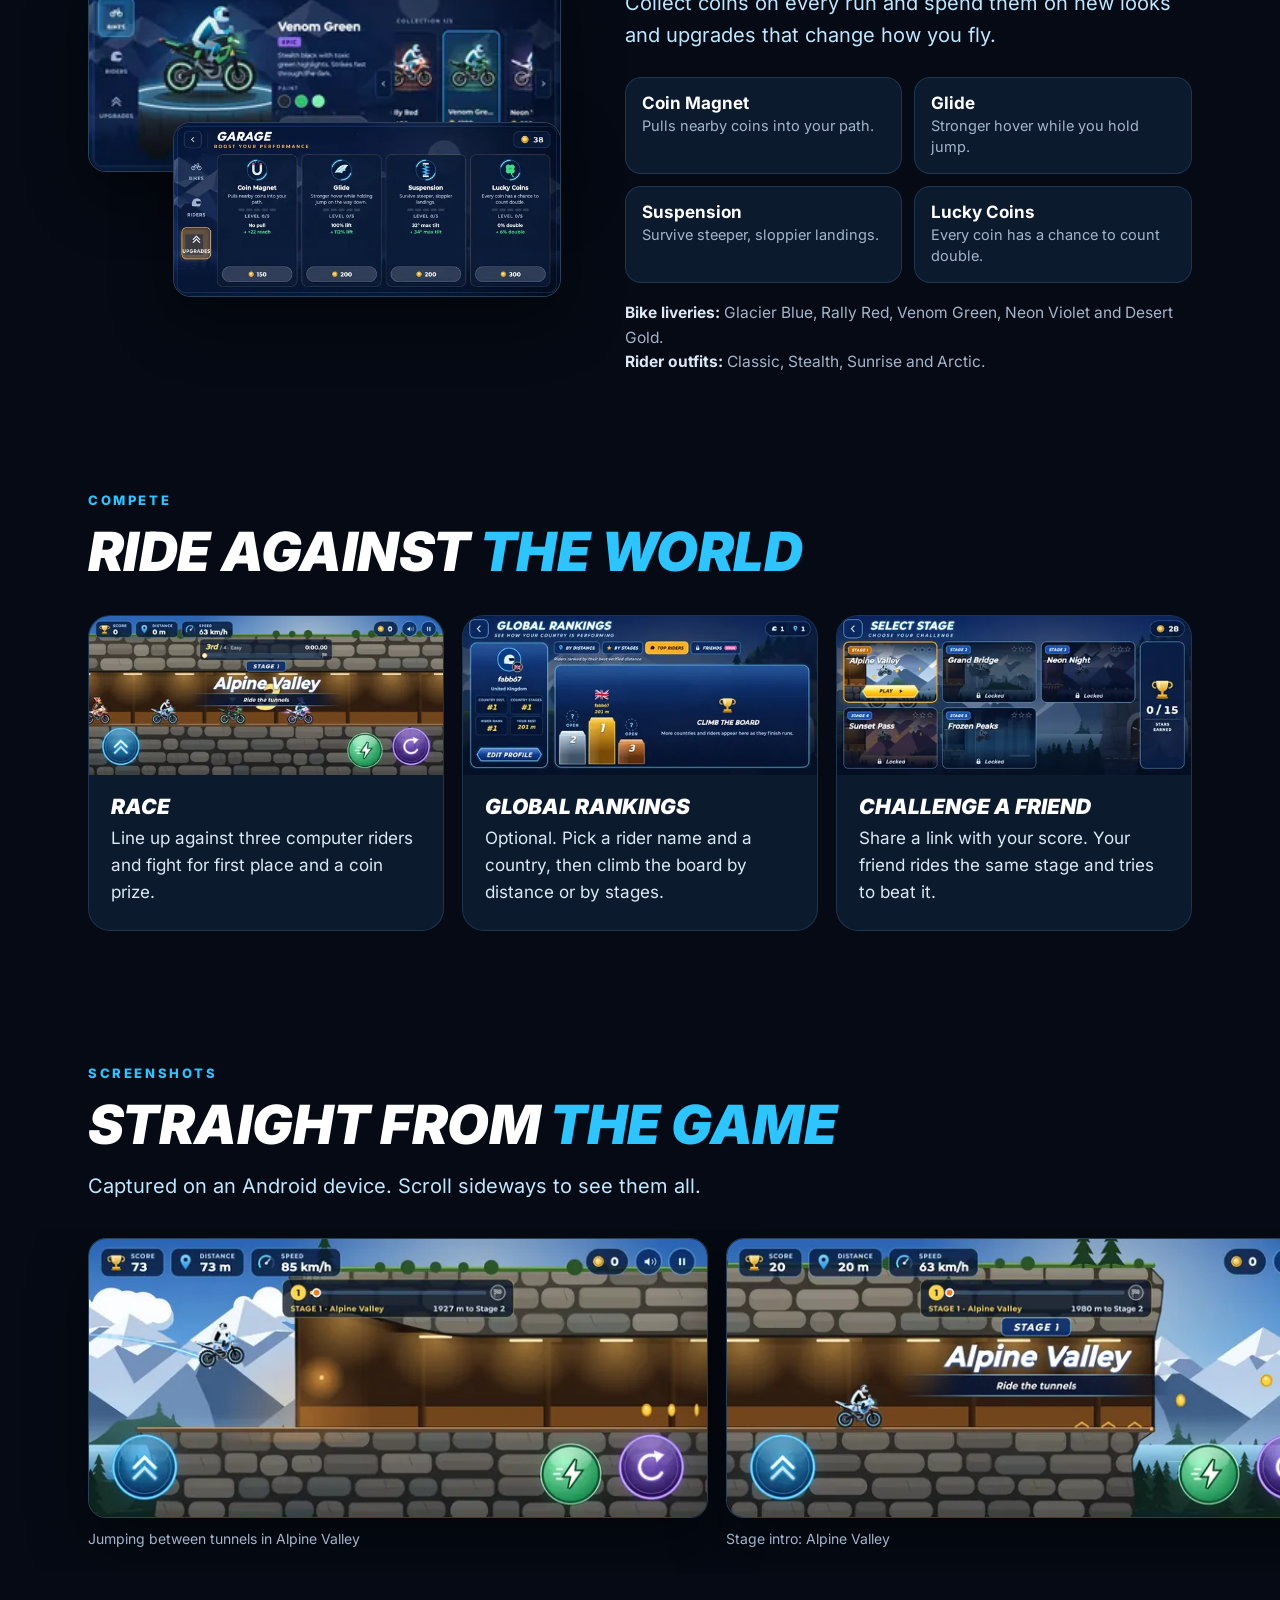
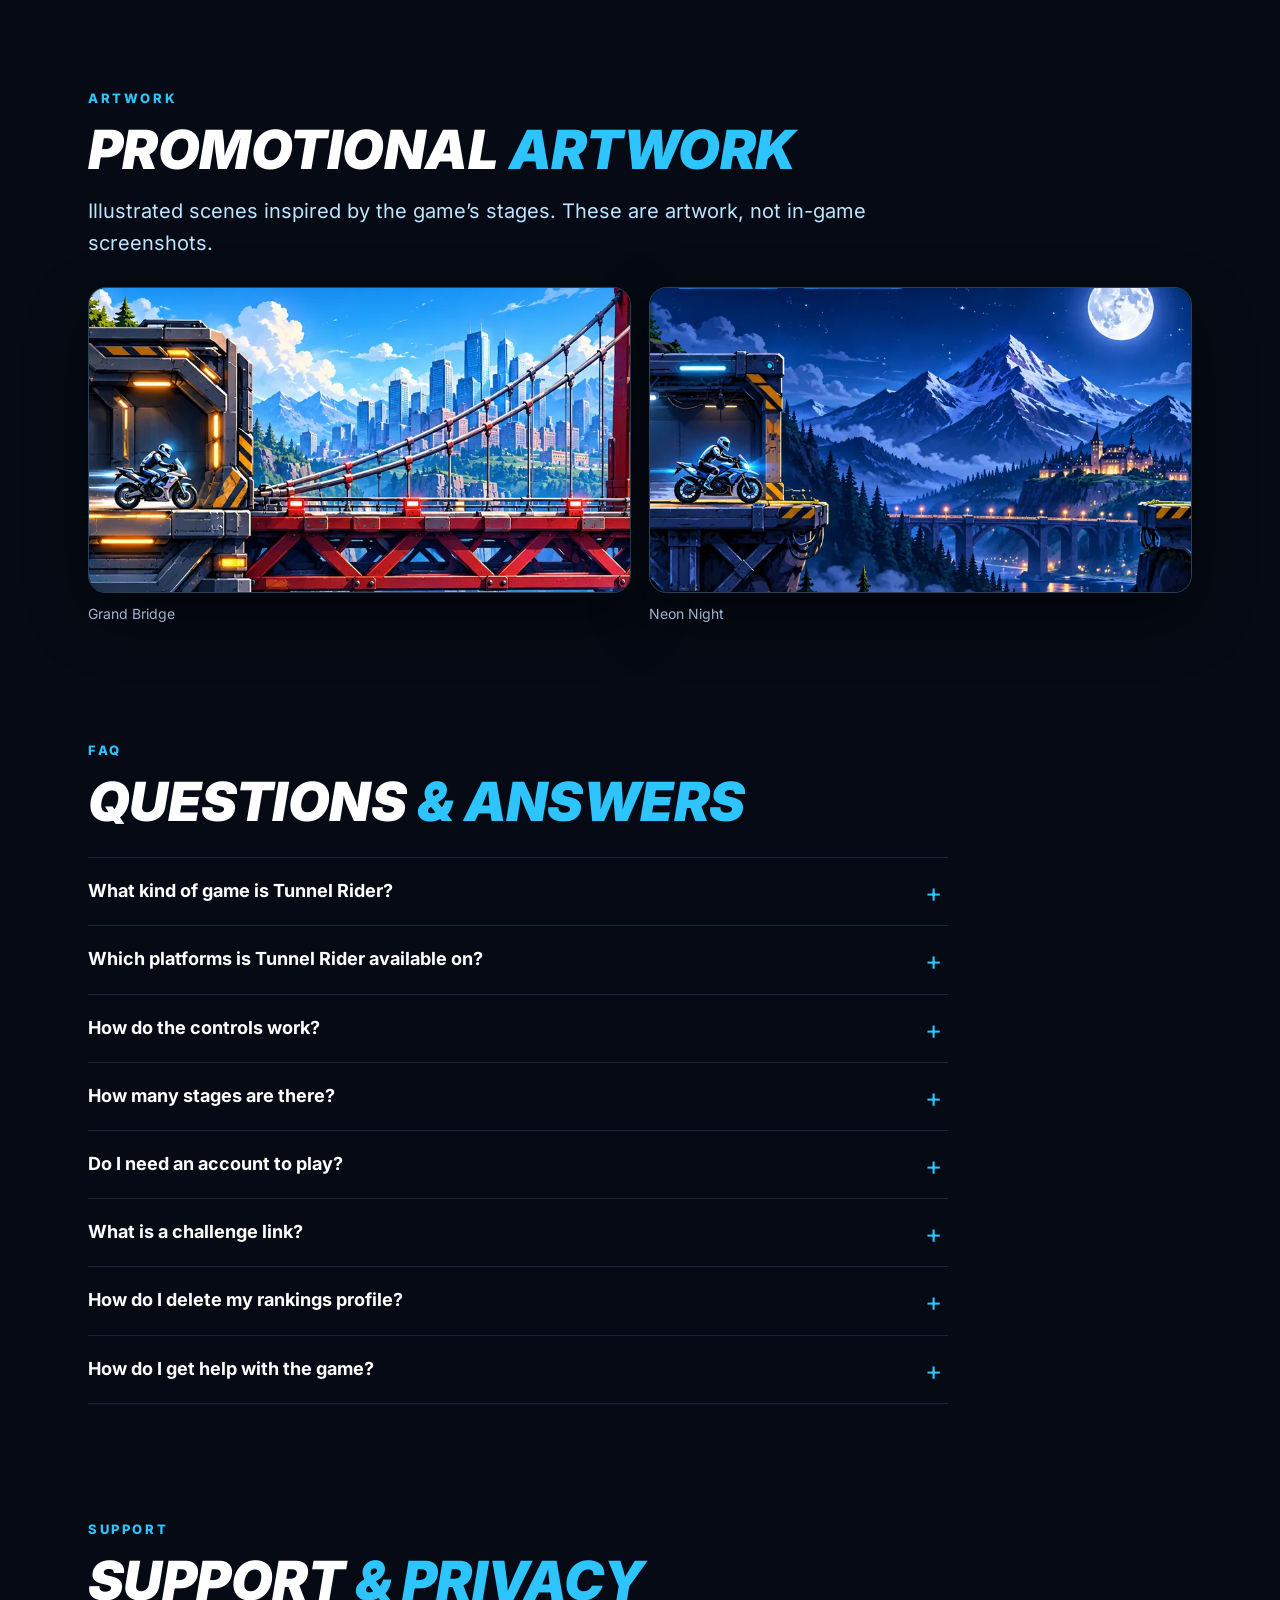
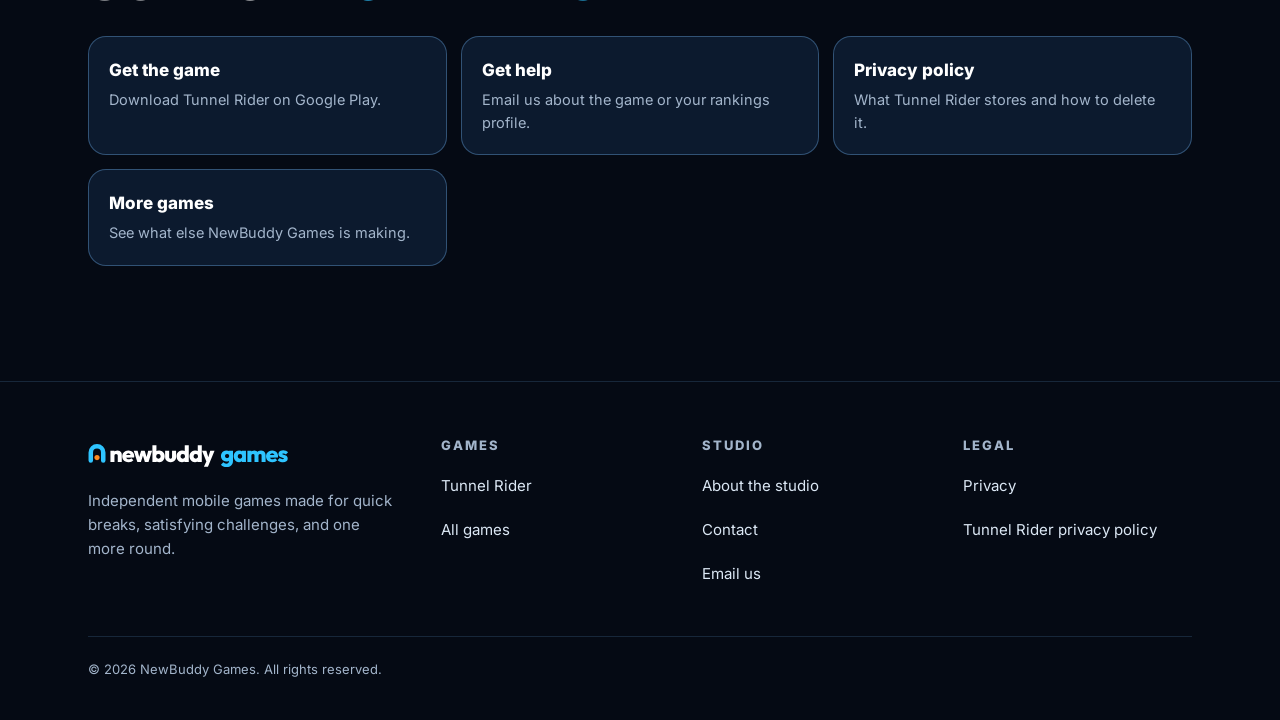
<file: games/tunnel-rider/index.html>
<!doctype html>
<html lang="en">
<head>
<meta charset="utf-8">
<meta name="viewport" content="width=device-width, initial-scale=1">
<title>Tunnel Rider: Motorcycle Arcade Game for Android | NewBuddy Games</title>
<meta name="description" content="Tunnel Rider is a 2D motorcycle arcade game for Android. Jump between mountain tunnels, steer your flight, land level and ride five stages as the speed climbs.">
<link rel="canonical" href="https://newbuddygames.com/games/tunnel-rider/">
<meta name="theme-color" content="#07111F">
<link rel="icon" href="/favicon.ico" sizes="32x32">
<link rel="icon" href="/assets/brand/favicon.svg" type="image/svg+xml">
<link rel="apple-touch-icon" href="/apple-touch-icon.png">
<link rel="manifest" href="/site.webmanifest">
<link rel="preload" href="/assets/fonts/inter.woff2" as="font" type="font/woff2" crossorigin>
<link rel="preload" href="/assets/fonts/instrument-serif.woff2" as="font" type="font/woff2" crossorigin>
<link rel="stylesheet" href="/assets/css/site.css">
<meta property="og:type" content="website">
<meta property="og:site_name" content="NewBuddy Games">
<meta property="og:locale" content="en_US">
<meta property="og:title" content="Tunnel Rider: Motorcycle Arcade Game for Android | NewBuddy Games">
<meta property="og:description" content="Tunnel Rider is a 2D motorcycle arcade game for Android. Jump between mountain tunnels, steer your flight, land level and ride five stages as the speed climbs.">
<meta property="og:url" content="https://newbuddygames.com/games/tunnel-rider/">
<meta property="og:image" content="https://newbuddygames.com/assets/img/tunnel-rider/tunnel-rider-og.jpg">
<meta property="og:image:width" content="1200">
<meta property="og:image:height" content="630">
<meta property="og:image:alt" content="Tunnel Rider key art: a rider jumps a blue dirt bike off a mountain cliff">
<meta name="twitter:card" content="summary_large_image">
<meta name="twitter:title" content="Tunnel Rider: Motorcycle Arcade Game for Android | NewBuddy Games">
<meta name="twitter:description" content="Tunnel Rider is a 2D motorcycle arcade game for Android. Jump between mountain tunnels, steer your flight, land level and ride five stages as the speed climbs.">
<meta name="twitter:image" content="https://newbuddygames.com/assets/img/tunnel-rider/tunnel-rider-og.jpg">
<meta name="twitter:image:alt" content="Tunnel Rider key art: a rider jumps a blue dirt bike off a mountain cliff">
<script>document.documentElement.classList.add("js")</script>
<script type="application/ld+json">
{
  "@context": "https://schema.org",
  "@graph": [
    {
      "@type": "VideoGame",
      "@id": "https://newbuddygames.com/games/tunnel-rider/#game",
      "name": "Tunnel Rider",
      "url": "https://newbuddygames.com/games/tunnel-rider/",
      "description": "Tunnel Rider is a 2D motorcycle arcade game for Android. Jump between mountain tunnels, steer your flight, land level and ride five stages as the speed climbs.",
      "image": [
        "https://newbuddygames.com/assets/img/tunnel-rider/tunnel-rider-og.jpg",
        "https://newbuddygames.com/assets/img/tunnel-rider/tunnel-rider-key-art-1600.webp"
      ],
      "screenshot": [
        "https://newbuddygames.com/assets/img/tunnel-rider/tunnel-rider-alpine-valley-gameplay-1280.webp",
        "https://newbuddygames.com/assets/img/tunnel-rider/tunnel-rider-stage-select-1280.webp",
        "https://newbuddygames.com/assets/img/tunnel-rider/tunnel-rider-garage-bikes-1280.webp",
        "https://newbuddygames.com/assets/img/tunnel-rider/tunnel-rider-race-mode-1280.webp"
      ],
      "genre": [
        "Arcade",
        "Racing"
      ],
      "gamePlatform": "Android",
      "operatingSystem": "Android",
      "applicationCategory": "GameApplication",
      "playMode": "SinglePlayer",
      "installUrl": "https://play.google.com/store/apps/details?id=com.newbuddy.tunnelrider",
      "sameAs": [
        "https://play.google.com/store/apps/details?id=com.newbuddy.tunnelrider"
      ],
      "inLanguage": "en",
      "author": {
        "@id": "https://newbuddygames.com/#organization"
      },
      "publisher": {
        "@id": "https://newbuddygames.com/#organization"
      }
    },
    {
      "@type": "FAQPage",
      "@id": "https://newbuddygames.com/games/tunnel-rider/#faq",
      "mainEntity": [
        {
          "@type": "Question",
          "name": "What kind of game is Tunnel Rider?",
          "acceptedAnswer": {
            "@type": "Answer",
            "text": "Tunnel Rider is a 2D side-view motorcycle arcade game. Your bike always moves forward; you choose when to leave each tunnel, how long to stay in the air and how to rotate so you land level in the next opening."
          }
        },
        {
          "@type": "Question",
          "name": "Which platforms is Tunnel Rider available on?",
          "acceptedAnswer": {
            "@type": "Answer",
            "text": "Tunnel Rider is available for Android on Google Play: https://play.google.com/store/apps/details?id=com.newbuddy.tunnelrider"
          }
        },
        {
          "@type": "Question",
          "name": "How do the controls work?",
          "acceptedAnswer": {
            "@type": "Answer",
            "text": "There are three buttons. Jump: tap at the tunnel edge to launch and hold to stay in the air longer. Turbo: hold for a burst of speed. Flip: hold to rotate the bike in mid-air, then land level to keep riding."
          }
        },
        {
          "@type": "Question",
          "name": "How many stages are there?",
          "acceptedAnswer": {
            "@type": "Answer",
            "text": "There are five stages: Alpine Valley, Grand Bridge, Neon Night, Sunset Pass and Frozen Peaks. Each is 2,000 metres long and awards up to three stars, for 15 stars in total. After Frozen Peaks the stages come round again, harder each time."
          }
        },
        {
          "@type": "Question",
          "name": "Do I need an account to play?",
          "acceptedAnswer": {
            "@type": "Answer",
            "text": "No. Your progress, coins and settings are saved on your device. The Global Rider Rankings are optional; if you join them, the game uses an anonymous account and only the rider name and country you choose are shown publicly."
          }
        },
        {
          "@type": "Question",
          "name": "What is a challenge link?",
          "acceptedAnswer": {
            "@type": "Answer",
            "text": "When you challenge a friend, the game creates a link with your rider name, country, stage, score and distance and opens your device’s share menu. Your friend can then ride the same stage and try to beat your score."
          }
        },
        {
          "@type": "Question",
          "name": "How do I delete my rankings profile?",
          "acceptedAnswer": {
            "@type": "Answer",
            "text": "Email faisalabb67@gmail.com with your rider name and we will delete your rankings profile and scores within 30 days. Uninstalling the game removes everything stored on your device."
          }
        },
        {
          "@type": "Question",
          "name": "How do I get help with the game?",
          "acceptedAnswer": {
            "@type": "Answer",
            "text": "Email faisalabb67@gmail.com. Please include your device model and, if it is about the rankings, your rider name."
          }
        }
      ]
    },
    {
      "@type": "BreadcrumbList",
      "itemListElement": [
        {
          "@type": "ListItem",
          "position": 1,
          "name": "Home",
          "item": "https://newbuddygames.com/"
        },
        {
          "@type": "ListItem",
          "position": 2,
          "name": "Games",
          "item": "https://newbuddygames.com/games/"
        },
        {
          "@type": "ListItem",
          "position": 3,
          "name": "Tunnel Rider",
          "item": "https://newbuddygames.com/games/tunnel-rider/"
        }
      ]
    },
    {
      "@type": "Organization",
      "@id": "https://newbuddygames.com/#organization",
      "name": "NewBuddy Games",
      "url": "https://newbuddygames.com/"
    }
  ]
}
</script>
<link rel="preload" href="/assets/fonts/inter-italic.woff2" as="font" type="font/woff2" crossorigin>
<style>
  .tr { font-weight: 900; font-style: italic; letter-spacing: -0.01em; text-transform: uppercase; line-height: 0.95; }
  .tr span { color: var(--cyan); }
  .h2.tr { font-family: var(--sans); font-size: clamp(32px, 4.6vw, 54px); line-height: 1; }
  .banner { position: relative; background: #0E4FB5; margin-top: 16px; }
  .banner img { width: 100%; height: auto; aspect-ratio: 1600 / 577; object-fit: cover; max-height: 72vh; }
  .banner::after { content: ""; position: absolute; inset: auto 0 0 0; height: 32%; background: linear-gradient(180deg, transparent, var(--bg)); pointer-events: none; }
  .intro { position: relative; z-index: 2; margin-top: clamp(-80px, -5vw, -16px); }
  .intro-card { display: grid; grid-template-columns: minmax(0, 1fr) minmax(0, 1.1fr); gap: 24px 48px; align-items: center; padding: clamp(24px, 4vw, 44px); border-radius: 28px;
                background: linear-gradient(180deg, rgba(18, 62, 140, 0.94), rgba(7, 17, 31, 0.98)); border: 1.5px solid rgba(92, 203, 255, 0.5); box-shadow: 0 0 40px rgba(46, 184, 255, 0.2); }
  @media (max-width: 860px) { .intro-card { grid-template-columns: 1fr; } }
  .intro h1 { font-size: clamp(44px, 6.4vw, 78px); }
  .tagline { margin-top: 12px; color: var(--cyan-soft); font-weight: 800; font-style: italic; letter-spacing: .3em; font-size: clamp(12px, 1.3vw, 14px); }
  .intro .chips { margin-top: 18px; }
  .intro .lede { margin-bottom: 22px; color: var(--text); }
  .facts { display: grid; grid-template-columns: repeat(4, 1fr); margin: 24px 0 0; border: 1px solid var(--line); border-radius: 20px; background: rgba(12, 26, 46, .6); }
  .facts div { padding: 18px 20px; }
  .facts div + div { border-left: 1px solid var(--line); }
  .facts dt { font-size: 12px; font-weight: 800; letter-spacing: .14em; text-transform: uppercase; color: var(--muted); }
  .facts dd { margin: 4px 0 0; color: var(--ink); font-weight: 700; }
  @media (max-width: 760px) { .facts { grid-template-columns: 1fr 1fr; } .facts div:nth-child(3) { border-left: 0; } .facts div:nth-child(n+3) { border-top: 1px solid var(--line); } }

  .split { display: grid; grid-template-columns: minmax(0, 1fr) minmax(0, 1.2fr); gap: 32px 64px; align-items: center; }
  .split.flip > :first-child { order: 2; }
  @media (max-width: 900px) { .split, .split.flip { grid-template-columns: 1fr; } .split.flip > :first-child { order: 0; } }
  .controls { list-style: none; padding: 0; margin: 28px 0 0; display: grid; gap: 18px; }
  .controls li { display: grid; grid-template-columns: 60px 1fr; gap: 2px 18px; align-items: center; }
  .controls h3 { font-size: 19px; font-style: italic; font-weight: 900; text-transform: uppercase; }
  .controls p { grid-column: 2; color: var(--cyan-soft); }
  .pad { grid-row: span 2; width: 60px; height: 60px; border-radius: 50%; display: grid; place-items: center; color: #fff;
         box-shadow: 0 0 0 3px rgba(255,255,255,.22) inset, 0 0 18px var(--glow); background: radial-gradient(circle at 50% 35%, var(--c1), var(--c2)); }
  .pad svg { width: 28px; height: 28px; }
  .pad.jump { --c1: #3FA9FF; --c2: #0B4FB0; --glow: rgba(46,184,255,.55); }
  .pad.turbo { --c1: #3BD97A; --c2: #0E7A3A; --glow: rgba(59,217,122,.45); }
  .pad.flip { --c1: #9B6BFF; --c2: #4A1FA8; --glow: rgba(155,107,255,.5); }
  .stack { display: grid; gap: 16px; }
  .stack .shot:nth-child(2) { width: 82%; justify-self: end; margin-top: -14%; position: relative; }
  figure { margin: 0; }
  figcaption { color: var(--muted); font-size: 14px; margin-top: 10px; }

  .features { display: grid; grid-template-columns: repeat(3, 1fr); gap: 16px; margin-top: 36px; list-style: none; padding: 0; }
  @media (max-width: 900px) { .features { grid-template-columns: 1fr 1fr; } }
  @media (max-width: 560px) { .features { grid-template-columns: 1fr; } }
  .features li { padding: 22px; border-radius: 18px; border: 1px solid var(--line); background: var(--panel); }
  .features h3 { font-size: 18px; margin-bottom: 6px; }
  .features p { color: var(--muted); font-size: 16px; }

  .stages { list-style: none; margin: 36px 0 0; padding: 0; display: grid; grid-template-columns: repeat(5, 1fr); gap: 14px; counter-reset: s; }
  @media (max-width: 1000px) { .stages { grid-template-columns: 1fr 1fr; } }
  @media (max-width: 560px) { .stages { grid-template-columns: 1fr; } }
  .stages li { counter-increment: s; padding: 20px; border-radius: 18px; background: var(--panel); border: 1px solid var(--line); border-top: 4px solid var(--c); }
  .stages li::before { content: "Stage " counter(s); display: block; font-size: 12px; font-weight: 800; letter-spacing: .12em; text-transform: uppercase; color: var(--muted); margin-bottom: 6px; }
  .stages h3 { font-size: 21px; font-style: italic; font-weight: 900; margin-bottom: 8px; }
  .stages p { color: var(--muted); font-size: 15.5px; }
  .stat-row { display: flex; flex-wrap: wrap; gap: 10px 28px; margin-top: 22px; color: var(--cyan-soft); }
  .stat-row b { color: var(--gold); font-style: italic; font-weight: 900; font-size: 22px; margin-right: 6px; }

  .upgrades { display: grid; grid-template-columns: 1fr 1fr; gap: 12px; margin-top: 26px; list-style: none; padding: 0; }
  .upgrades li { padding: 16px; border-radius: 16px; background: var(--panel); border: 1px solid var(--line); }
  .upgrades h3 { font-size: 17px; margin-bottom: 2px; }
  .upgrades p { color: var(--muted); font-size: 14.5px; line-height: 1.45; }
  .names { margin-top: 18px; color: var(--muted); font-size: 15.5px; }
  .names b { color: var(--text); }

  .trio { display: grid; grid-template-columns: repeat(3, 1fr); gap: 18px; margin-top: 36px; list-style: none; padding: 0; }
  @media (max-width: 900px) { .trio { grid-template-columns: 1fr; } }
  .trio .pad-in { padding: 20px 22px 24px; }
  .trio h3 { font-size: 21px; font-weight: 900; font-style: italic; text-transform: uppercase; margin-bottom: 6px; }

  .rail { display: grid; grid-auto-flow: column; grid-auto-columns: min(82vw, 620px); gap: 18px; overflow-x: auto; scroll-snap-type: x mandatory;
          padding: 8px var(--gutter) 22px; scroll-padding-inline: var(--gutter); margin-top: 28px; scrollbar-width: thin; scrollbar-color: #1E5BD6 transparent; overscroll-behavior-x: contain; }
  .rail figure { scroll-snap-align: start; }
  @media (min-width: 1200px) { .rail { padding-left: calc((100vw - 1200px) / 2 + var(--gutter)); scroll-padding-left: calc((100vw - 1200px) / 2 + var(--gutter)); } }
  .art-grid { display: grid; grid-template-columns: 1fr 1fr; gap: 18px; margin-top: 28px; }
  @media (max-width: 760px) { .art-grid { grid-template-columns: 1fr; } }

  .faq { max-width: 860px; margin-top: 28px; }
  .faq details { border-top: 1px solid var(--line); }
  .faq details:last-child { border-bottom: 1px solid var(--line); }
  .faq summary { cursor: pointer; list-style: none; padding: 20px 40px 20px 0; position: relative; }
  .faq summary::-webkit-details-marker { display: none; }
  .faq summary::after { content: "+"; position: absolute; right: 6px; top: 14px; font-size: 26px; color: var(--cyan); transition: rotate .2s; }
  .faq details[open] summary::after { rotate: 45deg; }
  .faq h3 { font-size: 18px; display: inline; }
  .faq .a { padding: 0 0 22px; color: var(--text); max-width: 70ch; }

  .support { display: grid; grid-template-columns: repeat(3, 1fr); gap: 14px; list-style: none; padding: 0; margin: 28px 0 0; }
  @media (max-width: 760px) { .support { grid-template-columns: 1fr; } }
  .support a { display: block; height: 100%; padding: 20px; border-radius: 18px; border: 1px solid var(--line-strong); background: var(--panel); text-decoration: none; color: var(--ink); font-weight: 800; }
  .support a:hover { border-color: var(--cyan); }
  .support small { display: block; font-weight: 400; color: var(--muted); font-size: 14.5px; margin-top: 4px; }
</style>
</head>
<body>
<a class="skip-link" href="#main">Skip to content</a>
<header class="site-header">
  <div class="wrap bar">
    <a class="logo" href="/" aria-label="NewBuddy Games home"><img src="/assets/brand/newbuddy-games-logo.svg" alt="NewBuddy Games" width="201" height="24"></a>
    <button class="menu-btn" type="button" aria-expanded="false" aria-controls="site-nav"><span class="bars" aria-hidden="true"></span>Menu</button>
    <nav class="site-nav" id="site-nav" aria-label="Main">
      <ul>
        <li><a href="/games/">Games</a></li>
        <li><a href="/games/tunnel-rider/" aria-current="page">Tunnel Rider</a></li>
        <li><a href="/#studio">Studio</a></li>
        <li><a href="/#contact">Contact</a></li>
      </ul>
    </nav>
  </div>
</header>
<main id="main">
<nav class="breadcrumb wrap" aria-label="Breadcrumb"><ol><li><a href="/">Home</a></li><li><a href="/games/">Games</a></li><li><span aria-current="page">Tunnel Rider</span></li></ol></nav>

<div class="banner"><img src="/assets/img/tunnel-rider/tunnel-rider-key-art-720.webp" srcset="/assets/img/tunnel-rider/tunnel-rider-key-art-480.webp 480w, /assets/img/tunnel-rider/tunnel-rider-key-art-720.webp 720w, /assets/img/tunnel-rider/tunnel-rider-key-art-840.webp 840w, /assets/img/tunnel-rider/tunnel-rider-key-art-960.webp 960w, /assets/img/tunnel-rider/tunnel-rider-key-art-1280.webp 1280w, /assets/img/tunnel-rider/tunnel-rider-key-art-1600.webp 1600w" sizes="100vw" width="1600" height="577" alt="Tunnel Rider key art: a rider in white and blue gear jumps a blue dirt bike off a mountain cliff toward a lit tunnel" loading="eager" decoding="async" fetchpriority="high"></div>

<section class="intro" aria-labelledby="title">
  <div class="wrap">
    <div class="intro-card">
      <div>
        <h1 class="tr" id="title">Tunnel <span>Rider</span></h1>
        <p class="tagline">ONE BIKE. ENDLESS TUNNELS.</p>
        <ul class="chips" aria-label="Platform and status"><li class="chip">Android</li><li class="chip gold">Out now on Google Play</li></ul>
      </div>
      <div>
        <p class="lede">A 2D side-view motorcycle arcade game. Ride through mountain tunnels, launch from one opening to the next and control your bike in the air. The next tunnel could be level, higher or lower, and the longer you survive, the faster you go.</p>
        <div class="btn-row">
          <a class="btn btn-gold" href="https://play.google.com/store/apps/details?id=com.newbuddy.tunnelrider"><svg aria-hidden="true" width="18" height="18" viewBox="0 0 24 24" fill="currentColor"><path d="M7 4.5v15a1 1 0 0 0 1.5.86l12-7.5a1 1 0 0 0 0-1.72l-12-7.5A1 1 0 0 0 7 4.5z"/></svg>Get it on Google Play</a>
          <a class="btn btn-ghost" href="#how-to-ride">How to ride</a>
          <a class="btn btn-ghost" href="#screenshots">See screenshots</a>
        </div>
      </div>
    </div>
    <dl class="facts">
      <div><dt>Platform</dt><dd>Android</dd></div>
      <div><dt>Genre</dt><dd>Motorcycle arcade</dd></div>
      <div><dt>Stages</dt><dd>5 stages, 15 stars</dd></div>
      <div><dt>Status</dt><dd><a href="https://play.google.com/store/apps/details?id=com.newbuddy.tunnelrider">Out now on Google Play</a></dd></div>
    </dl>
  </div>
</section>

<section class="section" id="how-to-ride" aria-labelledby="h-ride">
  <div class="wrap split">
    <div class="reveal">
      <span class="eyebrow">How to ride</span>
      <h2 class="h2 tr" id="h-ride">Three buttons. <span>Total control.</span></h2>
      <p class="lede">The bike always moves forward. You decide when to leave the tunnel, how high to fly and how to land.</p>
      <ul class="controls">
        <li><span class="pad jump" aria-hidden="true"><svg viewBox="0 0 24 24" fill="none" stroke="currentColor" stroke-width="3" stroke-linecap="round" stroke-linejoin="round"><path d="M5 13l7-7 7 7M5 20l7-7 7 7"/></svg></span><h3>Jump</h3><p>Tap at the tunnel edge to launch. Hold to stay in the air longer.</p></li>
        <li><span class="pad turbo" aria-hidden="true"><svg viewBox="0 0 24 24" fill="currentColor"><path d="M13 2L5 14h6l-1 8 8-12h-6z"/></svg></span><h3>Turbo</h3><p>Hold for a burst of speed when you need to clear a long gap.</p></li>
        <li><span class="pad flip" aria-hidden="true"><svg viewBox="0 0 24 24" fill="none" stroke="currentColor" stroke-width="3" stroke-linecap="round"><path d="M19 12a7 7 0 1 1-2.1-5"/><path d="M19 4v4h-4"/></svg></span><h3>Flip</h3><p>Hold to rotate the bike in mid&#8209;air. Land level to keep riding.</p></li>
      </ul>
    </div>
    <div class="stack reveal">
      <div class="shot"><img src="/assets/img/tunnel-rider/tunnel-rider-alpine-valley-gameplay-480.webp" srcset="/assets/img/tunnel-rider/tunnel-rider-alpine-valley-gameplay-320.webp 320w, /assets/img/tunnel-rider/tunnel-rider-alpine-valley-gameplay-480.webp 480w, /assets/img/tunnel-rider/tunnel-rider-alpine-valley-gameplay-640.webp 640w, /assets/img/tunnel-rider/tunnel-rider-alpine-valley-gameplay-800.webp 800w, /assets/img/tunnel-rider/tunnel-rider-alpine-valley-gameplay-1280.webp 1280w" sizes="(max-width: 900px) calc(100vw - 32px), 600px" width="1280" height="576" alt="In-game: the rider jumps from a mountain ledge toward a lit tunnel, with the jump, turbo and flip buttons on screen" loading="lazy" decoding="async"></div>
      <div class="shot"><img src="/assets/img/tunnel-rider/tunnel-rider-alpine-valley-stage-intro-480.webp" srcset="/assets/img/tunnel-rider/tunnel-rider-alpine-valley-stage-intro-320.webp 320w, /assets/img/tunnel-rider/tunnel-rider-alpine-valley-stage-intro-480.webp 480w, /assets/img/tunnel-rider/tunnel-rider-alpine-valley-stage-intro-640.webp 640w, /assets/img/tunnel-rider/tunnel-rider-alpine-valley-stage-intro-800.webp 800w, /assets/img/tunnel-rider/tunnel-rider-alpine-valley-stage-intro-1280.webp 1280w" sizes="(max-width: 900px) 76vw, 500px" width="1280" height="576" alt="In-game: the Alpine Valley stage intro banner" loading="lazy" decoding="async"></div>
    </div>
  </div>
</section>

<section class="section" id="features" aria-labelledby="h-features">
  <div class="wrap">
    <span class="eyebrow reveal">Features</span>
    <h2 class="h2 tr reveal" id="h-features">Simple to start. <span>Hard to master.</span></h2>
    <ul class="features">
      <li class="reveal"><h3>Jump between tunnels</h3><p>Read the next opening, same level, higher or lower, and time your launch from the edge.</p></li>
      <li class="reveal"><h3>Control flight and rotation</h3><p>Hold to glide further and rotate in mid-air so you land level.</p></li>
      <li class="reveal"><h3>Speed that keeps climbing</h3><p>The longer you survive, the faster you ride and the less time you have to react.</p></li>
      <li class="reveal"><h3>Five stages, 15 stars</h3><p>A new stage every 2,000 metres, each with up to three stars to earn.</p></li>
      <li class="reveal"><h3>A garage to build in</h3><p>Spend the coins you collect on bike liveries, rider outfits and upgrades.</p></li>
      <li class="reveal"><h3>Race, rank and challenge</h3><p>Race computer riders, join the optional global rankings or send a friend a challenge link.</p></li>
    </ul>
  </div>
</section>

<section class="section" id="stages" aria-labelledby="h-stages">
  <div class="wrap">
    <span class="eyebrow reveal">Stages</span>
    <h2 class="h2 tr reveal" id="h-stages">Five worlds <span>to master</span></h2>
    <p class="lede reveal">Every 2,000 metres the scenery changes and the tunnels get trickier. Clear all five and the stages come round again, harder each time.</p>
    <ol class="stages reveal">
<li style="--c:#C46A00"><h3>Alpine Valley</h3><p>Where every run begins: mountain tunnels and open gaps that teach you the timing of a clean launch, flight and landing.</p></li>
<li style="--c:#1E5BD6"><h3>Grand Bridge</h3><p>A long bridge crossing. Hop up onto the railings to collect double coins.</p></li>
<li style="--c:#6A3FD6"><h3>Neon Night</h3><p>Neon-lit steel tunnels on scaffolds, ridden under the moon.</p></li>
<li style="--c:#D6543F"><h3>Sunset Pass</h3><p>Tight tubes and quick hops: narrower tunnels and shorter gaps that punish a late jump.</p></li>
<li style="--c:#3FA9D6"><h3>Frozen Peaks</h3><p>An ice cave. Pass under the icicles, then jump the spikes, with quick double hops over small gaps.</p></li>
    </ol>
    <div class="stat-row reveal"><span><b>5</b>stages</span><span><b>15</b>stars to earn</span><span><b>2,000&nbsp;m</b>per stage</span></div>
  </div>
</section>

<section class="section" id="garage" aria-labelledby="h-garage">
  <div class="wrap split flip">
    <div class="reveal">
      <span class="eyebrow">Garage</span>
      <h2 class="h2 tr" id="h-garage">Build <span>your ride</span></h2>
      <p class="lede">Collect coins on every run and spend them on new looks and upgrades that change how you fly.</p>
      <ul class="upgrades">
        <li><h3>Coin Magnet</h3><p>Pulls nearby coins into your path.</p></li>
        <li><h3>Glide</h3><p>Stronger hover while you hold jump.</p></li>
        <li><h3>Suspension</h3><p>Survive steeper, sloppier landings.</p></li>
        <li><h3>Lucky Coins</h3><p>Every coin has a chance to count double.</p></li>
      </ul>
      <p class="names"><b>Bike liveries:</b> Glacier Blue, Rally Red, Venom Green, Neon Violet and Desert Gold.<br><b>Rider outfits:</b> Classic, Stealth, Sunrise and Arctic.</p>
    </div>
    <div class="stack reveal">
      <div class="shot"><img src="/assets/img/tunnel-rider/tunnel-rider-garage-bikes-480.webp" srcset="/assets/img/tunnel-rider/tunnel-rider-garage-bikes-320.webp 320w, /assets/img/tunnel-rider/tunnel-rider-garage-bikes-480.webp 480w, /assets/img/tunnel-rider/tunnel-rider-garage-bikes-640.webp 640w, /assets/img/tunnel-rider/tunnel-rider-garage-bikes-800.webp 800w, /assets/img/tunnel-rider/tunnel-rider-garage-bikes-1280.webp 1280w" sizes="(max-width: 900px) calc(100vw - 32px), 600px" width="1280" height="576" alt="Garage screen showing the Venom Green bike livery on a display stand" loading="lazy" decoding="async"></div>
      <div class="shot"><img src="/assets/img/tunnel-rider/tunnel-rider-garage-upgrades-480.webp" srcset="/assets/img/tunnel-rider/tunnel-rider-garage-upgrades-320.webp 320w, /assets/img/tunnel-rider/tunnel-rider-garage-upgrades-480.webp 480w, /assets/img/tunnel-rider/tunnel-rider-garage-upgrades-640.webp 640w, /assets/img/tunnel-rider/tunnel-rider-garage-upgrades-800.webp 800w, /assets/img/tunnel-rider/tunnel-rider-garage-upgrades-1280.webp 1280w" sizes="(max-width: 900px) 76vw, 500px" width="1280" height="576" alt="Garage upgrades: Coin Magnet, Glide, Suspension and Lucky Coins" loading="lazy" decoding="async"></div>
    </div>
  </div>
</section>

<section class="section" id="compete" aria-labelledby="h-compete">
  <div class="wrap">
    <span class="eyebrow reveal">Compete</span>
    <h2 class="h2 tr reveal" id="h-compete">Ride against <span>the world</span></h2>
    <ul class="trio">
      <li class="card reveal"><img src="/assets/img/tunnel-rider/tunnel-rider-race-mode-480.webp" srcset="/assets/img/tunnel-rider/tunnel-rider-race-mode-320.webp 320w, /assets/img/tunnel-rider/tunnel-rider-race-mode-480.webp 480w, /assets/img/tunnel-rider/tunnel-rider-race-mode-640.webp 640w, /assets/img/tunnel-rider/tunnel-rider-race-mode-800.webp 800w" sizes="(max-width: 900px) calc(100vw - 32px), 380px" width="800" height="360" alt="Race mode: four riders lined up at the start of Alpine Valley" loading="lazy" decoding="async"><div class="pad-in"><h3>Race</h3><p>Line up against three computer riders and fight for first place and a coin prize.</p></div></li>
      <li class="card reveal"><img src="/assets/img/tunnel-rider/tunnel-rider-global-rankings-480.webp" srcset="/assets/img/tunnel-rider/tunnel-rider-global-rankings-320.webp 320w, /assets/img/tunnel-rider/tunnel-rider-global-rankings-480.webp 480w, /assets/img/tunnel-rider/tunnel-rider-global-rankings-640.webp 640w, /assets/img/tunnel-rider/tunnel-rider-global-rankings-800.webp 800w" sizes="(max-width: 900px) calc(100vw - 32px), 380px" width="800" height="360" alt="Global Rider Rankings with a podium and country standings" loading="lazy" decoding="async"><div class="pad-in"><h3>Global rankings</h3><p>Optional. Pick a rider name and a country, then climb the board by distance or by stages.</p></div></li>
      <li class="card reveal"><img src="/assets/img/tunnel-rider/tunnel-rider-stage-select-480.webp" srcset="/assets/img/tunnel-rider/tunnel-rider-stage-select-320.webp 320w, /assets/img/tunnel-rider/tunnel-rider-stage-select-480.webp 480w, /assets/img/tunnel-rider/tunnel-rider-stage-select-640.webp 640w, /assets/img/tunnel-rider/tunnel-rider-stage-select-800.webp 800w" sizes="(max-width: 900px) calc(100vw - 32px), 380px" width="800" height="360" alt="Stage select screen with star ratings for each stage" loading="lazy" decoding="async"><div class="pad-in"><h3>Challenge a friend</h3><p>Share a link with your score. Your friend rides the same stage and tries to beat it.</p></div></li>
    </ul>
  </div>
</section>

<section class="section" id="screenshots" aria-labelledby="h-shots">
  <div class="wrap">
    <span class="eyebrow reveal">Screenshots</span>
    <h2 class="h2 tr reveal" id="h-shots">Straight from <span>the game</span></h2>
    <p class="lede reveal">Captured on an Android device. Scroll sideways to see them all.</p>
  </div>
  <div class="rail" tabindex="0" role="region" aria-label="Tunnel Rider screenshots, scroll sideways">
<figure><div class="shot"><img src="/assets/img/tunnel-rider/tunnel-rider-alpine-valley-gameplay-480.webp" srcset="/assets/img/tunnel-rider/tunnel-rider-alpine-valley-gameplay-320.webp 320w, /assets/img/tunnel-rider/tunnel-rider-alpine-valley-gameplay-480.webp 480w, /assets/img/tunnel-rider/tunnel-rider-alpine-valley-gameplay-640.webp 640w, /assets/img/tunnel-rider/tunnel-rider-alpine-valley-gameplay-800.webp 800w, /assets/img/tunnel-rider/tunnel-rider-alpine-valley-gameplay-1280.webp 1280w" sizes="(max-width: 760px) 82vw, 620px" width="1280" height="576" alt="Jumping from a mountain ledge toward a lit tunnel in Alpine Valley, with score, distance and speed at the top" loading="lazy" decoding="async"></div><figcaption>Jumping between tunnels in Alpine Valley</figcaption></figure>
<figure><div class="shot"><img src="/assets/img/tunnel-rider/tunnel-rider-alpine-valley-stage-intro-480.webp" srcset="/assets/img/tunnel-rider/tunnel-rider-alpine-valley-stage-intro-320.webp 320w, /assets/img/tunnel-rider/tunnel-rider-alpine-valley-stage-intro-480.webp 480w, /assets/img/tunnel-rider/tunnel-rider-alpine-valley-stage-intro-640.webp 640w, /assets/img/tunnel-rider/tunnel-rider-alpine-valley-stage-intro-800.webp 800w, /assets/img/tunnel-rider/tunnel-rider-alpine-valley-stage-intro-1280.webp 1280w" sizes="(max-width: 760px) 82vw, 620px" width="1280" height="576" alt="The Alpine Valley stage intro banner reading Ride the tunnels" loading="lazy" decoding="async"></div><figcaption>Stage intro: Alpine Valley</figcaption></figure>
<figure><div class="shot"><img src="/assets/img/tunnel-rider/tunnel-rider-race-mode-480.webp" srcset="/assets/img/tunnel-rider/tunnel-rider-race-mode-320.webp 320w, /assets/img/tunnel-rider/tunnel-rider-race-mode-480.webp 480w, /assets/img/tunnel-rider/tunnel-rider-race-mode-640.webp 640w, /assets/img/tunnel-rider/tunnel-rider-race-mode-800.webp 800w, /assets/img/tunnel-rider/tunnel-rider-race-mode-1280.webp 1280w" sizes="(max-width: 760px) 82vw, 620px" width="1280" height="576" alt="Race mode: four riders on the start line of Alpine Valley" loading="lazy" decoding="async"></div><figcaption>Race against three computer riders</figcaption></figure>
<figure><div class="shot"><img src="/assets/img/tunnel-rider/tunnel-rider-stage-select-480.webp" srcset="/assets/img/tunnel-rider/tunnel-rider-stage-select-320.webp 320w, /assets/img/tunnel-rider/tunnel-rider-stage-select-480.webp 480w, /assets/img/tunnel-rider/tunnel-rider-stage-select-640.webp 640w, /assets/img/tunnel-rider/tunnel-rider-stage-select-800.webp 800w, /assets/img/tunnel-rider/tunnel-rider-stage-select-1280.webp 1280w" sizes="(max-width: 760px) 82vw, 620px" width="1280" height="576" alt="Stage select screen listing Alpine Valley, Grand Bridge, Neon Night, Sunset Pass and Frozen Peaks with star ratings" loading="lazy" decoding="async"></div><figcaption>Stage select</figcaption></figure>
<figure><div class="shot"><img src="/assets/img/tunnel-rider/tunnel-rider-garage-bikes-480.webp" srcset="/assets/img/tunnel-rider/tunnel-rider-garage-bikes-320.webp 320w, /assets/img/tunnel-rider/tunnel-rider-garage-bikes-480.webp 480w, /assets/img/tunnel-rider/tunnel-rider-garage-bikes-640.webp 640w, /assets/img/tunnel-rider/tunnel-rider-garage-bikes-800.webp 800w, /assets/img/tunnel-rider/tunnel-rider-garage-bikes-1280.webp 1280w" sizes="(max-width: 760px) 82vw, 620px" width="1280" height="576" alt="Garage screen showing the Venom Green bike livery on a display stand" loading="lazy" decoding="async"></div><figcaption>Garage: bike liveries</figcaption></figure>
<figure><div class="shot"><img src="/assets/img/tunnel-rider/tunnel-rider-garage-upgrades-480.webp" srcset="/assets/img/tunnel-rider/tunnel-rider-garage-upgrades-320.webp 320w, /assets/img/tunnel-rider/tunnel-rider-garage-upgrades-480.webp 480w, /assets/img/tunnel-rider/tunnel-rider-garage-upgrades-640.webp 640w, /assets/img/tunnel-rider/tunnel-rider-garage-upgrades-800.webp 800w, /assets/img/tunnel-rider/tunnel-rider-garage-upgrades-1280.webp 1280w" sizes="(max-width: 760px) 82vw, 620px" width="1280" height="576" alt="Garage upgrades screen with Coin Magnet, Glide, Suspension and Lucky Coins" loading="lazy" decoding="async"></div><figcaption>Garage: upgrades</figcaption></figure>
<figure><div class="shot"><img src="/assets/img/tunnel-rider/tunnel-rider-global-rankings-480.webp" srcset="/assets/img/tunnel-rider/tunnel-rider-global-rankings-320.webp 320w, /assets/img/tunnel-rider/tunnel-rider-global-rankings-480.webp 480w, /assets/img/tunnel-rider/tunnel-rider-global-rankings-640.webp 640w, /assets/img/tunnel-rider/tunnel-rider-global-rankings-800.webp 800w, /assets/img/tunnel-rider/tunnel-rider-global-rankings-1280.webp 1280w" sizes="(max-width: 760px) 82vw, 620px" width="1280" height="576" alt="Global Rider Rankings screen with a podium and country standings" loading="lazy" decoding="async"></div><figcaption>Global Rider Rankings</figcaption></figure>
<figure><div class="shot"><img src="/assets/img/tunnel-rider/tunnel-rider-main-menu-480.webp" srcset="/assets/img/tunnel-rider/tunnel-rider-main-menu-320.webp 320w, /assets/img/tunnel-rider/tunnel-rider-main-menu-480.webp 480w, /assets/img/tunnel-rider/tunnel-rider-main-menu-640.webp 640w, /assets/img/tunnel-rider/tunnel-rider-main-menu-800.webp 800w, /assets/img/tunnel-rider/tunnel-rider-main-menu-1280.webp 1280w" sizes="(max-width: 760px) 82vw, 620px" width="1280" height="576" alt="Tunnel Rider main menu with Play and Race buttons and the how-to-play cards" loading="lazy" decoding="async"></div><figcaption>Main menu</figcaption></figure>
  </div>
</section>

<section class="section" id="artwork" aria-labelledby="h-art">
  <div class="wrap">
    <span class="eyebrow reveal">Artwork</span>
    <h2 class="h2 tr reveal" id="h-art">Promotional <span>artwork</span></h2>
    <p class="lede reveal">Illustrated scenes inspired by the game&rsquo;s stages. These are artwork, not in-game screenshots.</p>
    <div class="art-grid">
      <figure class="reveal"><div class="shot"><img src="/assets/img/tunnel-rider/tunnel-rider-grand-bridge-artwork-480.webp" srcset="/assets/img/tunnel-rider/tunnel-rider-grand-bridge-artwork-320.webp 320w, /assets/img/tunnel-rider/tunnel-rider-grand-bridge-artwork-480.webp 480w, /assets/img/tunnel-rider/tunnel-rider-grand-bridge-artwork-800.webp 800w, /assets/img/tunnel-rider/tunnel-rider-grand-bridge-artwork-1040.webp 1040w" sizes="(max-width: 760px) calc(100vw - 32px), 560px" width="1040" height="585" alt="Artwork: a rider leaves a steel tunnel onto a red suspension bridge with a city behind" loading="lazy" decoding="async"></div><figcaption>Grand Bridge</figcaption></figure>
      <figure class="reveal"><div class="shot"><img src="/assets/img/tunnel-rider/tunnel-rider-neon-night-artwork-480.webp" srcset="/assets/img/tunnel-rider/tunnel-rider-neon-night-artwork-320.webp 320w, /assets/img/tunnel-rider/tunnel-rider-neon-night-artwork-480.webp 480w, /assets/img/tunnel-rider/tunnel-rider-neon-night-artwork-800.webp 800w, /assets/img/tunnel-rider/tunnel-rider-neon-night-artwork-1080.webp 1080w" sizes="(max-width: 760px) calc(100vw - 32px), 560px" width="1080" height="607" alt="Artwork: a rider on a neon-lit tunnel platform under a full moon above a river valley" loading="lazy" decoding="async"></div><figcaption>Neon Night</figcaption></figure>
    </div>
  </div>
</section>

<section class="section" id="faq" aria-labelledby="h-faq">
  <div class="wrap">
    <span class="eyebrow reveal">FAQ</span>
    <h2 class="h2 tr reveal" id="h-faq">Questions <span>&amp; answers</span></h2>
    <div class="faq reveal">
<details><summary><h3>What kind of game is Tunnel Rider?</h3></summary><p class="a">Tunnel Rider is a 2D side-view motorcycle arcade game. Your bike always moves forward; you choose when to leave each tunnel, how long to stay in the air and how to rotate so you land level in the next opening.</p></details>
<details><summary><h3>Which platforms is Tunnel Rider available on?</h3></summary><p class="a">Tunnel Rider is available for Android. <a href="https://play.google.com/store/apps/details?id=com.newbuddy.tunnelrider">Get it on Google Play</a>.</p></details>
<details><summary><h3>How do the controls work?</h3></summary><p class="a">There are three buttons. Jump: tap at the tunnel edge to launch and hold to stay in the air longer. Turbo: hold for a burst of speed. Flip: hold to rotate the bike in mid-air, then land level to keep riding.</p></details>
<details><summary><h3>How many stages are there?</h3></summary><p class="a">There are five stages: Alpine Valley, Grand Bridge, Neon Night, Sunset Pass and Frozen Peaks. Each is 2,000 metres long and awards up to three stars, for 15 stars in total. After Frozen Peaks the stages come round again, harder each time.</p></details>
<details><summary><h3>Do I need an account to play?</h3></summary><p class="a">No. Your progress, coins and settings are saved on your device. The Global Rider Rankings are optional; if you join them, the game uses an anonymous account and only the rider name and country you choose are shown publicly.</p></details>
<details><summary><h3>What is a challenge link?</h3></summary><p class="a">When you challenge a friend, the game creates a link with your rider name, country, stage, score and distance and opens your device&rsquo;s share menu. Your friend can then ride the same stage and try to beat your score.</p></details>
<details><summary><h3>How do I delete my rankings profile?</h3></summary><p class="a">Email <a href="mailto:faisalabb67@gmail.com">faisalabb67@gmail.com</a> with your rider name and we will delete your rankings profile and scores within 30 days. Uninstalling the game removes everything stored on your device.</p></details>
<details><summary><h3>How do I get help with the game?</h3></summary><p class="a">Email <a href="mailto:faisalabb67@gmail.com">faisalabb67@gmail.com</a>. Please include your device model and, if it is about the rankings, your rider name.</p></details>
    </div>
  </div>
</section>

<section class="section" id="support" aria-labelledby="h-support">
  <div class="wrap">
    <span class="eyebrow reveal">Support</span>
    <h2 class="h2 tr reveal" id="h-support">Support <span>&amp; privacy</span></h2>
    <ul class="support reveal">
      <li><a href="https://play.google.com/store/apps/details?id=com.newbuddy.tunnelrider">Get the game<small>Download Tunnel Rider on Google Play.</small></a></li>
      <li><a href="mailto:faisalabb67@gmail.com?subject=Tunnel%20Rider%20support">Get help<small>Email us about the game or your rankings profile.</small></a></li>
      <li><a href="/games/tunnel-rider/privacy/">Privacy policy<small>What Tunnel Rider stores and how to delete it.</small></a></li>
      <li><a href="/games/">More games<small>See what else NewBuddy Games is making.</small></a></li>
    </ul>
  </div>
</section>
</main>
<footer class="site-footer">
  <div class="wrap">
    <div class="grid">
      <div class="about">
        <a class="logo" href="/" aria-label="NewBuddy Games home"><img src="/assets/brand/newbuddy-games-logo.svg" alt="NewBuddy Games" width="201" height="24" loading="lazy"></a>
        <p>Independent mobile games made for quick breaks, satisfying challenges, and one more round.</p>
      </div>
      <nav aria-labelledby="f-games">
        <h2 id="f-games">Games</h2>
        <ul>
          <li><a href="/games/tunnel-rider/">Tunnel Rider</a></li>
          <li><a href="/games/">All games</a></li>
        </ul>
      </nav>
      <nav aria-labelledby="f-studio">
        <h2 id="f-studio">Studio</h2>
        <ul>
          <li><a href="/#studio">About the studio</a></li>
          <li><a href="/#contact">Contact</a></li>
          <li><a href="mailto:faisalabb67@gmail.com">Email us</a></li>
        </ul>
      </nav>
      <nav aria-labelledby="f-legal">
        <h2 id="f-legal">Legal</h2>
        <ul>
          <li><a href="/privacy/">Privacy</a></li>
          <li><a href="/games/tunnel-rider/privacy/">Tunnel Rider privacy policy</a></li>
        </ul>
      </nav>
    </div>
    <p class="legal">&copy; <span data-year>2026</span> NewBuddy Games. All rights reserved.</p>
  </div>
</footer>
<script src="/assets/js/site.js" defer></script>
</body>
</html>
</file>
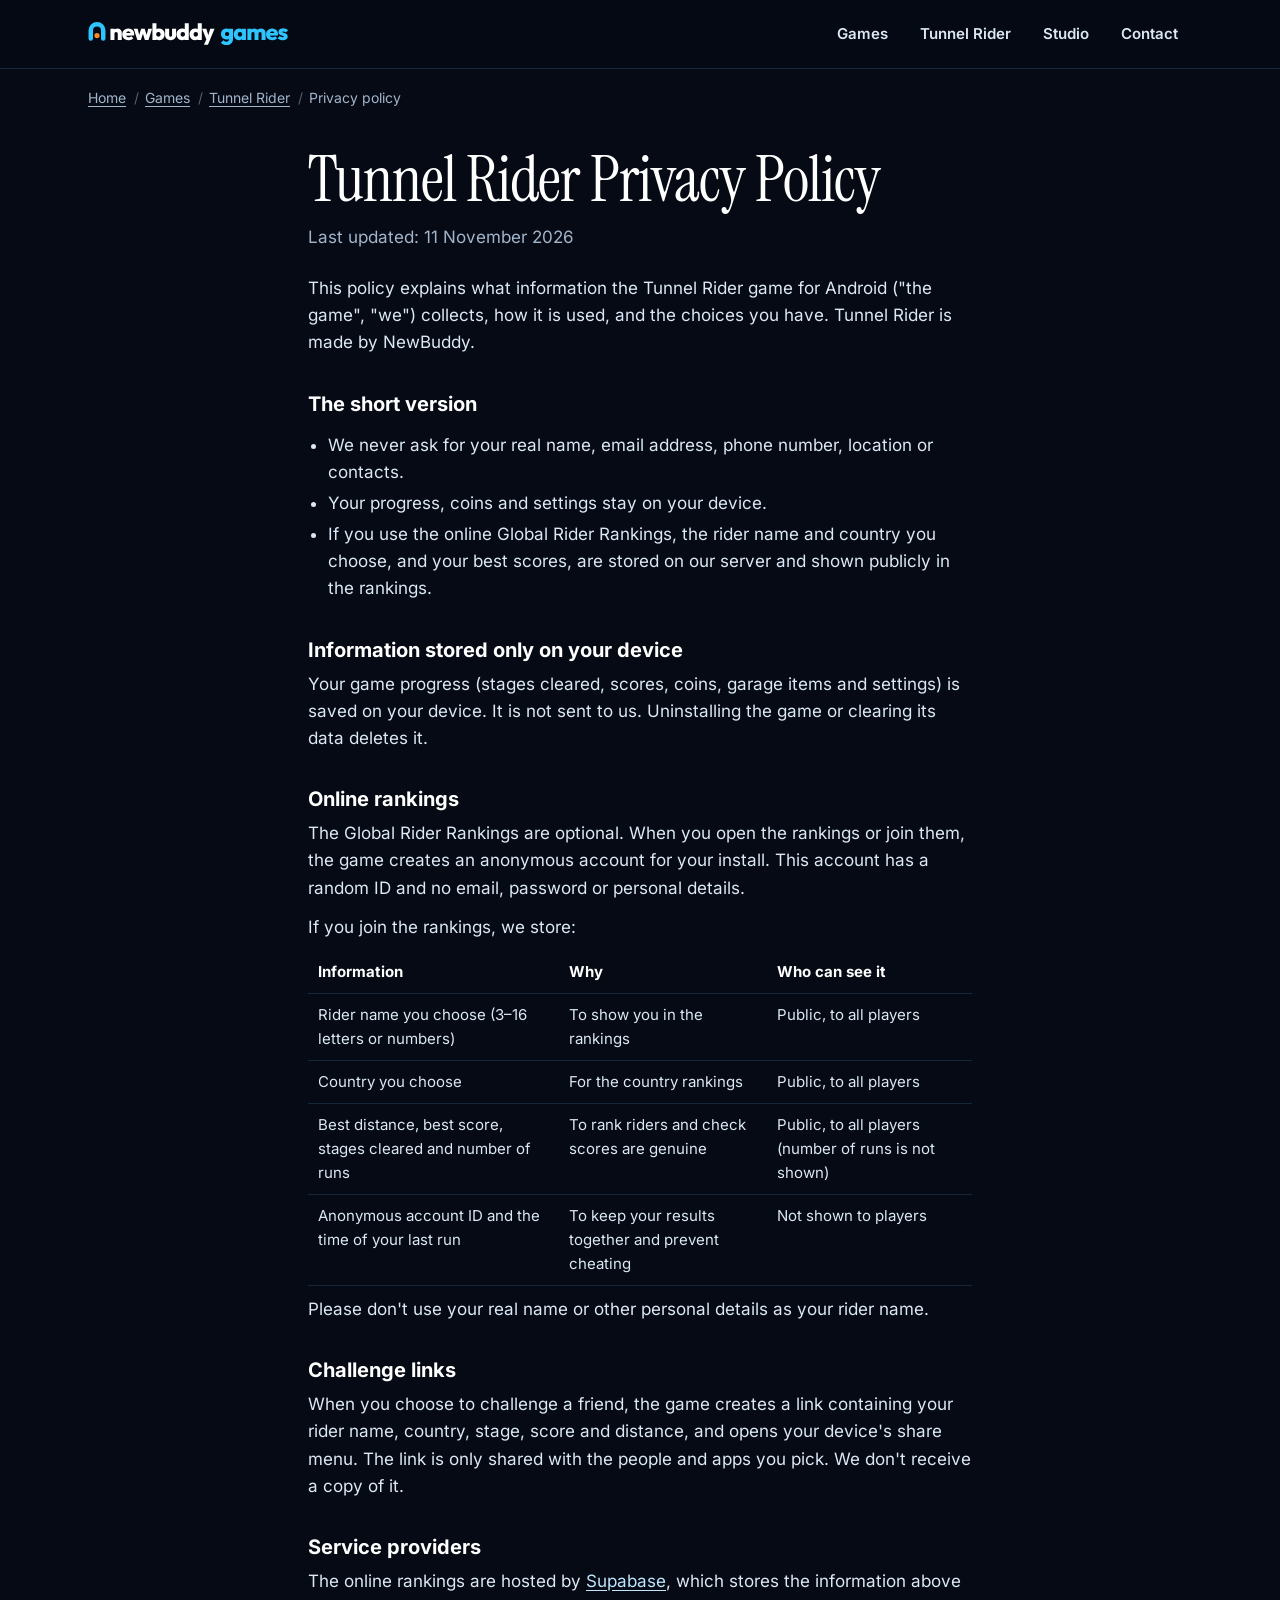
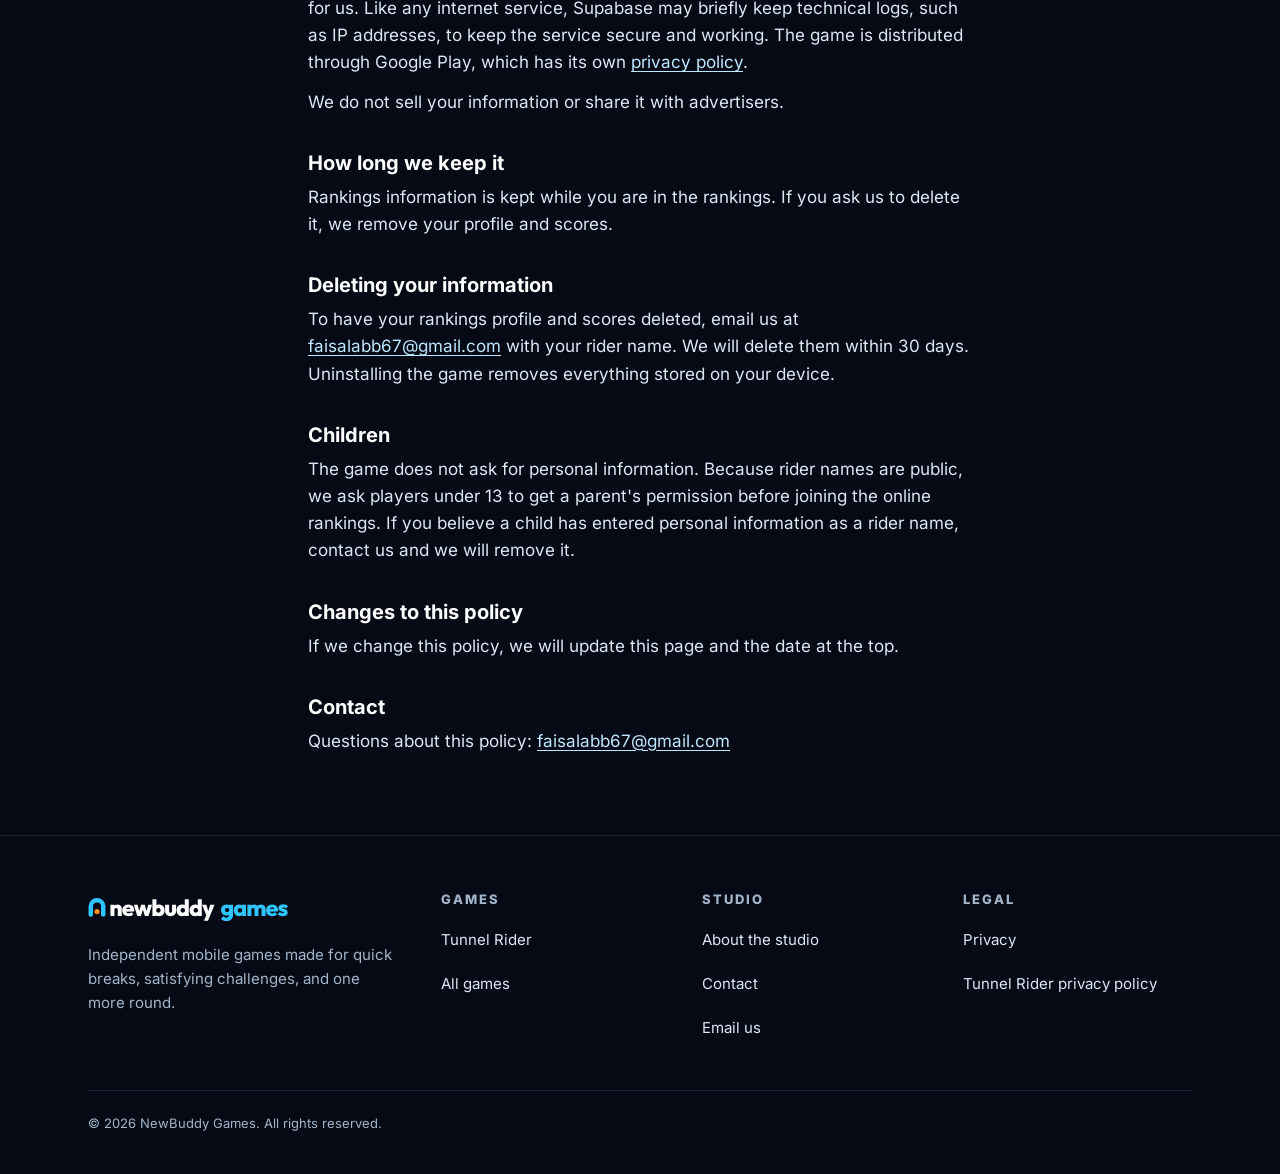
<file: games/tunnel-rider/privacy/index.html>
<!doctype html>
<html lang="en">
<head>
<meta charset="utf-8">
<meta name="viewport" content="width=device-width, initial-scale=1">
<title>Tunnel Rider Privacy Policy | NewBuddy Games</title>
<meta name="description" content="Privacy policy for the Tunnel Rider game for Android: what is stored on your device, what the optional online rankings store, and how to delete it.">
<link rel="canonical" href="https://newbuddygames.com/games/tunnel-rider/privacy/">
<meta name="theme-color" content="#050A14">
<link rel="icon" href="/favicon.ico" sizes="32x32">
<link rel="icon" href="/assets/brand/favicon.svg" type="image/svg+xml">
<link rel="apple-touch-icon" href="/apple-touch-icon.png">
<link rel="manifest" href="/site.webmanifest">
<link rel="preload" href="/assets/fonts/inter.woff2" as="font" type="font/woff2" crossorigin>
<link rel="preload" href="/assets/fonts/instrument-serif.woff2" as="font" type="font/woff2" crossorigin>
<link rel="stylesheet" href="/assets/css/site.css">
<meta property="og:type" content="website">
<meta property="og:site_name" content="NewBuddy Games">
<meta property="og:locale" content="en_US">
<meta property="og:title" content="Tunnel Rider Privacy Policy | NewBuddy Games">
<meta property="og:description" content="Privacy policy for the Tunnel Rider game for Android: what is stored on your device, what the optional online rankings store, and how to delete it.">
<meta property="og:url" content="https://newbuddygames.com/games/tunnel-rider/privacy/">
<meta property="og:image" content="https://newbuddygames.com/assets/img/tunnel-rider/tunnel-rider-og.jpg">
<meta property="og:image:width" content="1200">
<meta property="og:image:height" content="630">
<meta property="og:image:alt" content="Tunnel Rider key art">
<meta name="twitter:card" content="summary_large_image">
<meta name="twitter:title" content="Tunnel Rider Privacy Policy | NewBuddy Games">
<meta name="twitter:description" content="Privacy policy for the Tunnel Rider game for Android: what is stored on your device, what the optional online rankings store, and how to delete it.">
<meta name="twitter:image" content="https://newbuddygames.com/assets/img/tunnel-rider/tunnel-rider-og.jpg">
<meta name="twitter:image:alt" content="Tunnel Rider key art">
<script>document.documentElement.classList.add("js")</script>
<script type="application/ld+json">
{
  "@context": "https://schema.org",
  "@graph": [
    {
      "@type": "WebPage",
      "@id": "https://newbuddygames.com/games/tunnel-rider/privacy/",
      "url": "https://newbuddygames.com/games/tunnel-rider/privacy/",
      "name": "Tunnel Rider Privacy Policy",
      "about": {
        "@id": "https://newbuddygames.com/games/tunnel-rider/#game"
      },
      "publisher": {
        "@id": "https://newbuddygames.com/#organization"
      }
    },
    {
      "@type": "BreadcrumbList",
      "itemListElement": [
        {
          "@type": "ListItem",
          "position": 1,
          "name": "Home",
          "item": "https://newbuddygames.com/"
        },
        {
          "@type": "ListItem",
          "position": 2,
          "name": "Games",
          "item": "https://newbuddygames.com/games/"
        },
        {
          "@type": "ListItem",
          "position": 3,
          "name": "Tunnel Rider",
          "item": "https://newbuddygames.com/games/tunnel-rider/"
        },
        {
          "@type": "ListItem",
          "position": 4,
          "name": "Privacy policy",
          "item": "https://newbuddygames.com/games/tunnel-rider/privacy/"
        }
      ]
    }
  ]
}
</script>
<style>
  .policy { max-width: 760px; padding-top: 24px; padding-bottom: 80px; }
  .policy h1 { font-family: var(--serif); font-weight: 400; font-size: clamp(40px, 6vw, 64px); letter-spacing: -0.015em; margin: 12px 0 8px; }
  .policy h2 { font-size: 20px; margin: 36px 0 10px; }
  .policy p, .policy li { color: var(--text); }
  .policy p + p { margin-top: 12px; }
  .policy .updated { color: var(--muted); margin-bottom: 24px; }
  .policy ul { padding-left: 20px; } .policy li { margin: 4px 0; }
  .policy table { width: 100%; border-collapse: collapse; margin: 10px 0; font-size: 15px; }
  .policy th, .policy td { text-align: left; vertical-align: top; padding: 9px 10px; border-bottom: 1px solid var(--line); }
  .policy th { color: var(--ink); }
  .policy .wrap { overflow-x: auto; padding: 0; }
</style>
</head>
<body>
<a class="skip-link" href="#main">Skip to content</a>
<header class="site-header">
  <div class="wrap bar">
    <a class="logo" href="/" aria-label="NewBuddy Games home"><img src="/assets/brand/newbuddy-games-logo.svg" alt="NewBuddy Games" width="201" height="24"></a>
    <button class="menu-btn" type="button" aria-expanded="false" aria-controls="site-nav"><span class="bars" aria-hidden="true"></span>Menu</button>
    <nav class="site-nav" id="site-nav" aria-label="Main">
      <ul>
        <li><a href="/games/">Games</a></li>
        <li><a href="/games/tunnel-rider/">Tunnel Rider</a></li>
        <li><a href="/#studio">Studio</a></li>
        <li><a href="/#contact">Contact</a></li>
      </ul>
    </nav>
  </div>
</header>
<main id="main">
<nav class="breadcrumb wrap" aria-label="Breadcrumb"><ol><li><a href="/">Home</a></li><li><a href="/games/">Games</a></li><li><a href="/games/tunnel-rider/">Tunnel Rider</a></li><li><span aria-current="page">Privacy policy</span></li></ol></nav>
<article class="policy wrap">
  <h1>Tunnel Rider Privacy Policy</h1>
  <p class="updated">Last updated: 11 November 2026</p>

  <p>This policy explains what information the Tunnel Rider game for Android ("the game", "we") collects, how it is used, and the choices you have. Tunnel Rider is made by NewBuddy.</p>

  <h2>The short version</h2>
  <ul>
    <li>We never ask for your real name, email address, phone number, location or contacts.</li>
    <li>Your progress, coins and settings stay on your device.</li>
    <li>If you use the online Global Rider Rankings, the rider name and country you choose, and your best scores, are stored on our server and shown publicly in the rankings.</li>
  </ul>

  <h2>Information stored only on your device</h2>
  <p>Your game progress (stages cleared, scores, coins, garage items and settings) is saved on your device. It is not sent to us. Uninstalling the game or clearing its data deletes it.</p>

  <h2>Online rankings</h2>
  <p>The Global Rider Rankings are optional. When you open the rankings or join them, the game creates an anonymous account for your install. This account has a random ID and no email, password or personal details.</p>
  <p>If you join the rankings, we store:</p>
  <div class="wrap">
  <table>
    <tr><th>Information</th><th>Why</th><th>Who can see it</th></tr>
    <tr><td>Rider name you choose (3–16 letters or numbers)</td><td>To show you in the rankings</td><td>Public, to all players</td></tr>
    <tr><td>Country you choose</td><td>For the country rankings</td><td>Public, to all players</td></tr>
    <tr><td>Best distance, best score, stages cleared and number of runs</td><td>To rank riders and check scores are genuine</td><td>Public, to all players (number of runs is not shown)</td></tr>
    <tr><td>Anonymous account ID and the time of your last run</td><td>To keep your results together and prevent cheating</td><td>Not shown to players</td></tr>
  </table>
  </div>
  <p>Please don't use your real name or other personal details as your rider name.</p>

  <h2>Challenge links</h2>
  <p>When you choose to challenge a friend, the game creates a link containing your rider name, country, stage, score and distance, and opens your device's share menu. The link is only shared with the people and apps you pick. We don't receive a copy of it.</p>

  <h2>Service providers</h2>
  <p>The online rankings are hosted by <a href="https://supabase.com/privacy">Supabase</a>, which stores the information above for us. Like any internet service, Supabase may briefly keep technical logs, such as IP addresses, to keep the service secure and working. The game is distributed through Google Play, which has its own <a href="https://policies.google.com/privacy">privacy policy</a>.</p>
  <p>We do not sell your information or share it with advertisers.</p>

  <h2>How long we keep it</h2>
  <p>Rankings information is kept while you are in the rankings. If you ask us to delete it, we remove your profile and scores.</p>

  <h2>Deleting your information</h2>
  <p>To have your rankings profile and scores deleted, email us at <a href="mailto:faisalabb67@gmail.com">faisalabb67@gmail.com</a> with your rider name. We will delete them within 30 days. Uninstalling the game removes everything stored on your device.</p>

  <h2>Children</h2>
  <p>The game does not ask for personal information. Because rider names are public, we ask players under 13 to get a parent's permission before joining the online rankings. If you believe a child has entered personal information as a rider name, contact us and we will remove it.</p>

  <h2>Changes to this policy</h2>
  <p>If we change this policy, we will update this page and the date at the top.</p>

  <h2>Contact</h2>
  <p>Questions about this policy: <a href="mailto:faisalabb67@gmail.com">faisalabb67@gmail.com</a></p>
</article>
</main>
<footer class="site-footer">
  <div class="wrap">
    <div class="grid">
      <div class="about">
        <a class="logo" href="/" aria-label="NewBuddy Games home"><img src="/assets/brand/newbuddy-games-logo.svg" alt="NewBuddy Games" width="201" height="24" loading="lazy"></a>
        <p>Independent mobile games made for quick breaks, satisfying challenges, and one more round.</p>
      </div>
      <nav aria-labelledby="f-games">
        <h2 id="f-games">Games</h2>
        <ul>
          <li><a href="/games/tunnel-rider/">Tunnel Rider</a></li>
          <li><a href="/games/">All games</a></li>
        </ul>
      </nav>
      <nav aria-labelledby="f-studio">
        <h2 id="f-studio">Studio</h2>
        <ul>
          <li><a href="/#studio">About the studio</a></li>
          <li><a href="/#contact">Contact</a></li>
          <li><a href="mailto:faisalabb67@gmail.com">Email us</a></li>
        </ul>
      </nav>
      <nav aria-labelledby="f-legal">
        <h2 id="f-legal">Legal</h2>
        <ul>
          <li><a href="/privacy/">Privacy</a></li>
          <li><a href="/games/tunnel-rider/privacy/">Tunnel Rider privacy policy</a></li>
        </ul>
      </nav>
    </div>
    <p class="legal">&copy; <span data-year>2026</span> NewBuddy Games. All rights reserved.</p>
  </div>
</footer>
<script src="/assets/js/site.js" defer></script>
</body>
</html>
</file>
<file: assets/css/site.css>
/* NewBuddy Games: shared styles */
@font-face { font-family: "Inter"; font-style: normal; font-weight: 400 900; font-display: swap; src: url("/assets/fonts/inter.woff2") format("woff2"); }
@font-face { font-family: "Inter"; font-style: italic; font-weight: 800 900; font-display: swap; src: url("/assets/fonts/inter-italic.woff2") format("woff2"); }
@font-face { font-family: "Instrument Serif"; font-style: normal; font-weight: 400; font-display: swap; src: url("/assets/fonts/instrument-serif.woff2") format("woff2"); }
@font-face { font-family: "Instrument Serif"; font-style: italic; font-weight: 400; font-display: swap; src: url("/assets/fonts/instrument-serif-italic.woff2") format("woff2"); }

:root {
  --bg: #050A14;
  --navy: #07111F;
  --panel: #0C1A2E;
  --panel-2: #10233D;
  --line: rgba(120, 190, 255, 0.16);
  --line-strong: rgba(120, 190, 255, 0.34);
  --cyan: #2EC4FF;
  --cyan-soft: #BFE6FF;
  --orange: #FF8A1F;
  --gold: #FFB21E;
  --gold-hi: #FFE27A;
  --ink: #FFFFFF;
  --text: #DCE8F5;
  --muted: #A3B5CB;
  --violet: #7C6CFF;
  --mint: #39E0C1;
  --coral: #FF7A9C;
  --serif: "Instrument Serif", Georgia, "Times New Roman", serif;
  --sans: "Inter", system-ui, -apple-system, "Segoe UI", Roboto, sans-serif;
  --gutter: clamp(16px, 4vw, 48px);
  --radius: 22px;
  --header-h: 68px;
  color-scheme: dark;
}
*, *::before, *::after { box-sizing: border-box; }
html { -webkit-text-size-adjust: 100%; scroll-padding-top: calc(var(--header-h) + 12px); }
@media (prefers-reduced-motion: no-preference) { html { scroll-behavior: smooth; } }
body { margin: 0; background: var(--bg); color: var(--text); font-family: var(--sans); font-size: 17px; line-height: 1.6; -webkit-font-smoothing: antialiased; -webkit-tap-highlight-color: rgba(46, 196, 255, 0.18); overflow-x: hidden; }
@supports (overflow: clip) { body { overflow-x: clip; } }
img, svg { display: block; max-width: 100%; height: auto; }
a { color: var(--cyan-soft); text-underline-offset: 3px; }
a:hover { color: var(--ink); }
h1, h2, h3 { color: var(--ink); line-height: 1.1; margin: 0; text-wrap: balance; overflow-wrap: break-word; }
p, li, dd { overflow-wrap: break-word; }
p { margin: 0; }
:focus-visible { outline: 3px solid var(--cyan); outline-offset: 3px; border-radius: 8px; }
.visually-hidden { position: absolute !important; width: 1px; height: 1px; overflow: hidden; clip: rect(0 0 0 0); white-space: nowrap; }
.skip-link { position: absolute; left: 12px; top: -60px; z-index: 100; padding: 10px 16px; border-radius: 10px; background: var(--cyan); color: var(--navy); font-weight: 800; text-decoration: none; }
.skip-link:focus { top: 12px; }

/* ---------- layout ---------- */
.wrap { width: 100%; max-width: 1200px; margin: 0 auto; padding: 0 var(--gutter); }
.section { padding: clamp(64px, 9vw, 120px) 0; }
.section + .section { padding-top: 0; }
.eyebrow { display: block; font-size: 13px; font-weight: 800; letter-spacing: 0.2em; text-transform: uppercase; color: var(--cyan); margin: 0 0 14px; }
.display { font-family: var(--serif); font-weight: 400; letter-spacing: -0.015em; }
.h2 { font-family: var(--serif); font-weight: 400; font-size: clamp(38px, 5.4vw, 64px); line-height: 1.02; letter-spacing: -0.015em; margin-bottom: 18px; }
.h2 em, .display em { font-style: italic; color: var(--cyan); }
.lede { font-size: clamp(17px, 1.6vw, 20px); color: var(--cyan-soft); max-width: 60ch; }
.muted { color: var(--muted); }

/* ---------- header ---------- */
.site-header { position: sticky; top: 0; z-index: 50; background: rgba(5, 10, 20, 0.82); -webkit-backdrop-filter: blur(14px); backdrop-filter: blur(14px); border-bottom: 1px solid var(--line); }
.site-header .bar { display: flex; align-items: center; justify-content: space-between; gap: 16px; min-height: var(--header-h); }
.logo { display: inline-flex; flex: none; padding: 6px 0; }
.logo img { height: 24px; width: auto; }
.site-nav ul { list-style: none; margin: 0; padding: 0; display: flex; gap: 4px; }
.site-nav a { display: block; padding: 10px 14px; border-radius: 10px; color: var(--text); text-decoration: none; font-size: 15px; font-weight: 600; }
.site-nav a:hover { color: var(--ink); background: rgba(46, 196, 255, 0.08); }
.site-nav a[aria-current="page"] { color: var(--ink); box-shadow: inset 0 -2px 0 var(--cyan); border-radius: 10px 10px 2px 2px; }
.menu-btn { display: none; align-items: center; gap: 10px; min-height: 44px; padding: 0 14px; border-radius: 12px; border: 1px solid var(--line-strong); background: transparent; color: var(--ink); font: 700 15px var(--sans); cursor: pointer; }
.menu-btn .bars, .menu-btn .bars::before, .menu-btn .bars::after { display: block; width: 18px; height: 2px; border-radius: 2px; background: currentColor; transition: transform 0.2s, opacity 0.2s; }
.menu-btn .bars { position: relative; }
.menu-btn .bars::before, .menu-btn .bars::after { content: ""; position: absolute; left: 0; }
.menu-btn .bars::before { top: -6px; }
.menu-btn .bars::after { top: 6px; }
.menu-btn[aria-expanded="true"] .bars { background: transparent; }
.menu-btn[aria-expanded="true"] .bars::before { transform: translateY(6px) rotate(45deg); }
.menu-btn[aria-expanded="true"] .bars::after { transform: translateY(-6px) rotate(-45deg); }
@media (max-width: 860px) {
  .js .menu-btn { display: inline-flex; }
  .site-header .bar { flex-wrap: wrap; }
  .site-nav { width: 100%; }
  .site-nav ul { flex-wrap: wrap; padding-bottom: 10px; }
  .js .site-nav { display: none; }
  .js .site-header.open .site-nav { display: block; }
  .js .site-nav ul { flex-direction: column; gap: 2px; padding: 4px 0 16px; }
  .js .site-nav a { padding: 14px 12px; font-size: 17px; border-bottom: 1px solid var(--line); border-radius: 0; }
  .js .site-nav a[aria-current="page"] { box-shadow: inset 3px 0 0 var(--cyan); }
}
@media (max-width: 380px) {
  .logo img { height: 20px; }
  .menu-btn { padding: 0 12px; gap: 8px; }
  .site-header .bar { gap: 10px; }
}

/* ---------- buttons & chips ---------- */
.btn { display: inline-flex; align-items: center; justify-content: center; gap: 10px; min-height: 50px; padding: 12px 22px; border-radius: 14px; font: 800 16px/1.2 var(--sans); text-decoration: none; border: 1.5px solid transparent; transition: transform 0.15s, background 0.2s, border-color 0.2s; }
.btn:hover { transform: translateY(-1px); }
.btn-primary { background: var(--cyan); color: #04121F; }
.btn-primary:hover { background: #6AD6FF; color: #04121F; }
.btn-ghost { border-color: var(--line-strong); color: var(--ink); background: rgba(12, 26, 46, 0.6); }
.btn-ghost:hover { border-color: var(--cyan); color: var(--ink); }
.btn-gold { background: linear-gradient(180deg, var(--gold-hi), var(--gold)); color: #2A1600; font-style: italic; font-weight: 900; box-shadow: 0 0 22px rgba(255, 178, 30, 0.4); }
.btn-gold:hover { color: #2A1600; }
.btn-row { display: flex; flex-wrap: wrap; gap: 12px; }
.chips { display: flex; flex-wrap: wrap; gap: 8px; list-style: none; margin: 0; padding: 0; }
.chip { display: inline-flex; align-items: center; gap: 7px; padding: 5px 11px; border-radius: 999px; font-size: 12.5px; font-weight: 800; letter-spacing: 0.06em; text-transform: uppercase; border: 1px solid var(--line-strong); color: var(--cyan-soft); background: rgba(12, 26, 46, 0.7); }
.chip.gold { border-color: transparent; color: #2A1600; background: linear-gradient(180deg, var(--gold-hi), var(--gold)); }
.chip.mint { border-color: transparent; color: #0E0A26; background: var(--mint); }
.chip svg { width: 14px; height: 14px; }

/* ---------- breadcrumb ---------- */
.breadcrumb ol { list-style: none; display: flex; flex-wrap: wrap; gap: 6px 8px; margin: 0; padding: 18px 0 0; font-size: 14px; color: var(--muted); }
.breadcrumb li + li::before { content: "/"; margin-right: 6px; opacity: 0.5; }
.breadcrumb a { color: var(--muted); display: inline-block; padding: 10px 2px; margin: -10px -2px; }
.breadcrumb a:hover { color: var(--ink); }

/* ---------- cards ---------- */
.card { border: 1px solid var(--line); border-radius: var(--radius); background: var(--panel); overflow: hidden; }
.shot { border-radius: 18px; overflow: hidden; border: 1px solid var(--line-strong); background: #000; box-shadow: 0 24px 60px rgba(0, 0, 0, 0.45); }
.shot img { width: 100%; height: auto; }

/* ---------- footer ---------- */
.site-footer { border-top: 1px solid var(--line); padding: 56px 0 40px; font-size: 15px; background: var(--bg); }
.site-footer .grid { display: grid; grid-template-columns: 1.4fr repeat(3, 1fr); gap: 32px; }
@media (max-width: 760px) { .site-footer .grid { grid-template-columns: 1fr 1fr; } .site-footer .about { grid-column: 1 / -1; } }
.site-footer .about p { color: var(--muted); margin-top: 14px; max-width: 34ch; }
.site-footer h2 { font-size: 13px; letter-spacing: 0.16em; text-transform: uppercase; color: var(--muted); margin-bottom: 12px; font-weight: 800; }
.site-footer ul { list-style: none; margin: 0; padding: 0; display: grid; gap: 0; }
.site-footer ul a { display: inline-flex; align-items: center; min-height: 44px; color: var(--text); text-decoration: none; }
.site-footer ul a:hover { color: var(--ink); text-decoration: underline; }
.site-footer .legal { margin-top: 40px; padding-top: 22px; border-top: 1px solid var(--line); color: var(--muted); font-size: 13px; }

/* ---------- reveal ---------- */
.js .reveal { opacity: 0; translate: 0 18px; transition: opacity 0.7s ease, translate 0.7s ease; }
.js .reveal.in { opacity: 1; translate: 0 0; }
@media (prefers-reduced-motion: reduce) {
  *, *::before, *::after { animation-duration: 0.01ms !important; animation-iteration-count: 1 !important; transition-duration: 0.01ms !important; }
  .js .reveal { opacity: 1; translate: none; }
}
</file>
